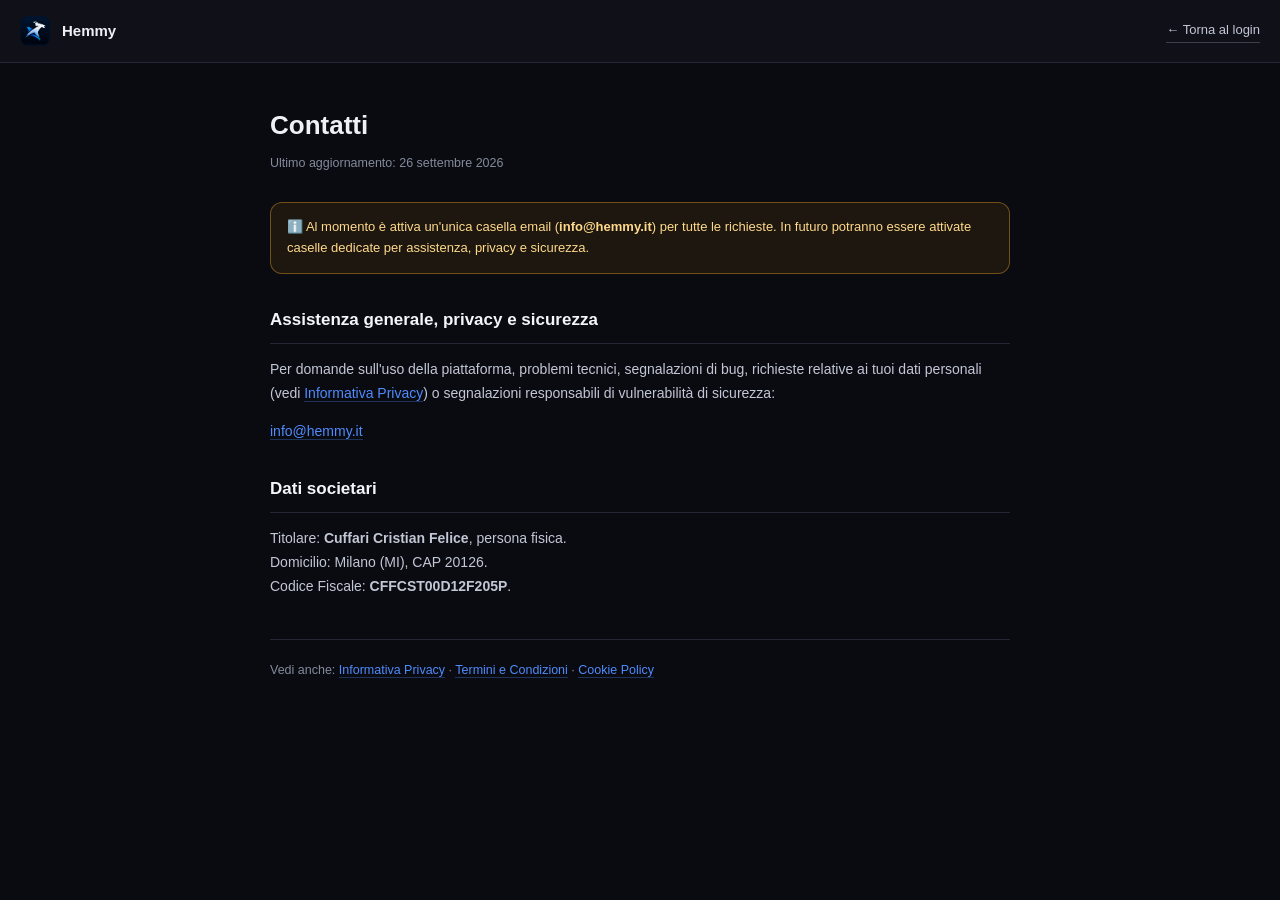
<file: frontend/contatti.html>
<!doctype html>
<html lang="it">

<head>
  <meta charset="utf-8" />
  <meta name="viewport" content="width=device-width, initial-scale=1" />
  <title>Hemmy — Contatti</title>
  <link rel="icon" type="image/png" href="img/hemmy.png">
  <link rel="stylesheet" href="legal.css">
</head>

<body>
  <header class="legal-header">
    <img src="img/hemmy.png" onerror="this.style.display='none'">
    <span class="name">Hemmy</span>
    <span class="grow"></span>
    <a class="back" href="login.html">← Torna al login</a>
  </header>

  <main class="legal-wrap">
    <h1>Contatti</h1>
    <div class="updated">Ultimo aggiornamento: 26 settembre 2026</div>

    <div class="draft-notice">
      ℹ️ Al momento è attiva un'unica casella email (<strong>info@hemmy.it</strong>) per tutte le
      richieste. In futuro potranno essere attivate caselle dedicate per assistenza, privacy e
      sicurezza.
    </div>

    <h2>Assistenza generale, privacy e sicurezza</h2>
    <p>Per domande sull'uso della piattaforma, problemi tecnici, segnalazioni di bug, richieste
      relative ai tuoi dati personali (vedi <a href="privacy.html">Informativa Privacy</a>) o
      segnalazioni responsabili di vulnerabilità di sicurezza:</p>
    <p><a href="mailto:info@hemmy.it">info@hemmy.it</a></p>

    <h2>Dati societari</h2>
    <p>
      Titolare: <strong>Cuffari Cristian Felice</strong>, persona fisica.<br>
      Domicilio: Milano (MI), CAP 20126.<br>
      Codice Fiscale: <strong>CFFCST00D12F205P</strong>.
    </p>

    <div class="legal-foot">
      Vedi anche: <a href="privacy.html">Informativa Privacy</a> · <a href="termini.html">Termini e
      Condizioni</a> · <a href="cookie.html">Cookie Policy</a>
    </div>
  </main>
</body>

</html>
</file>
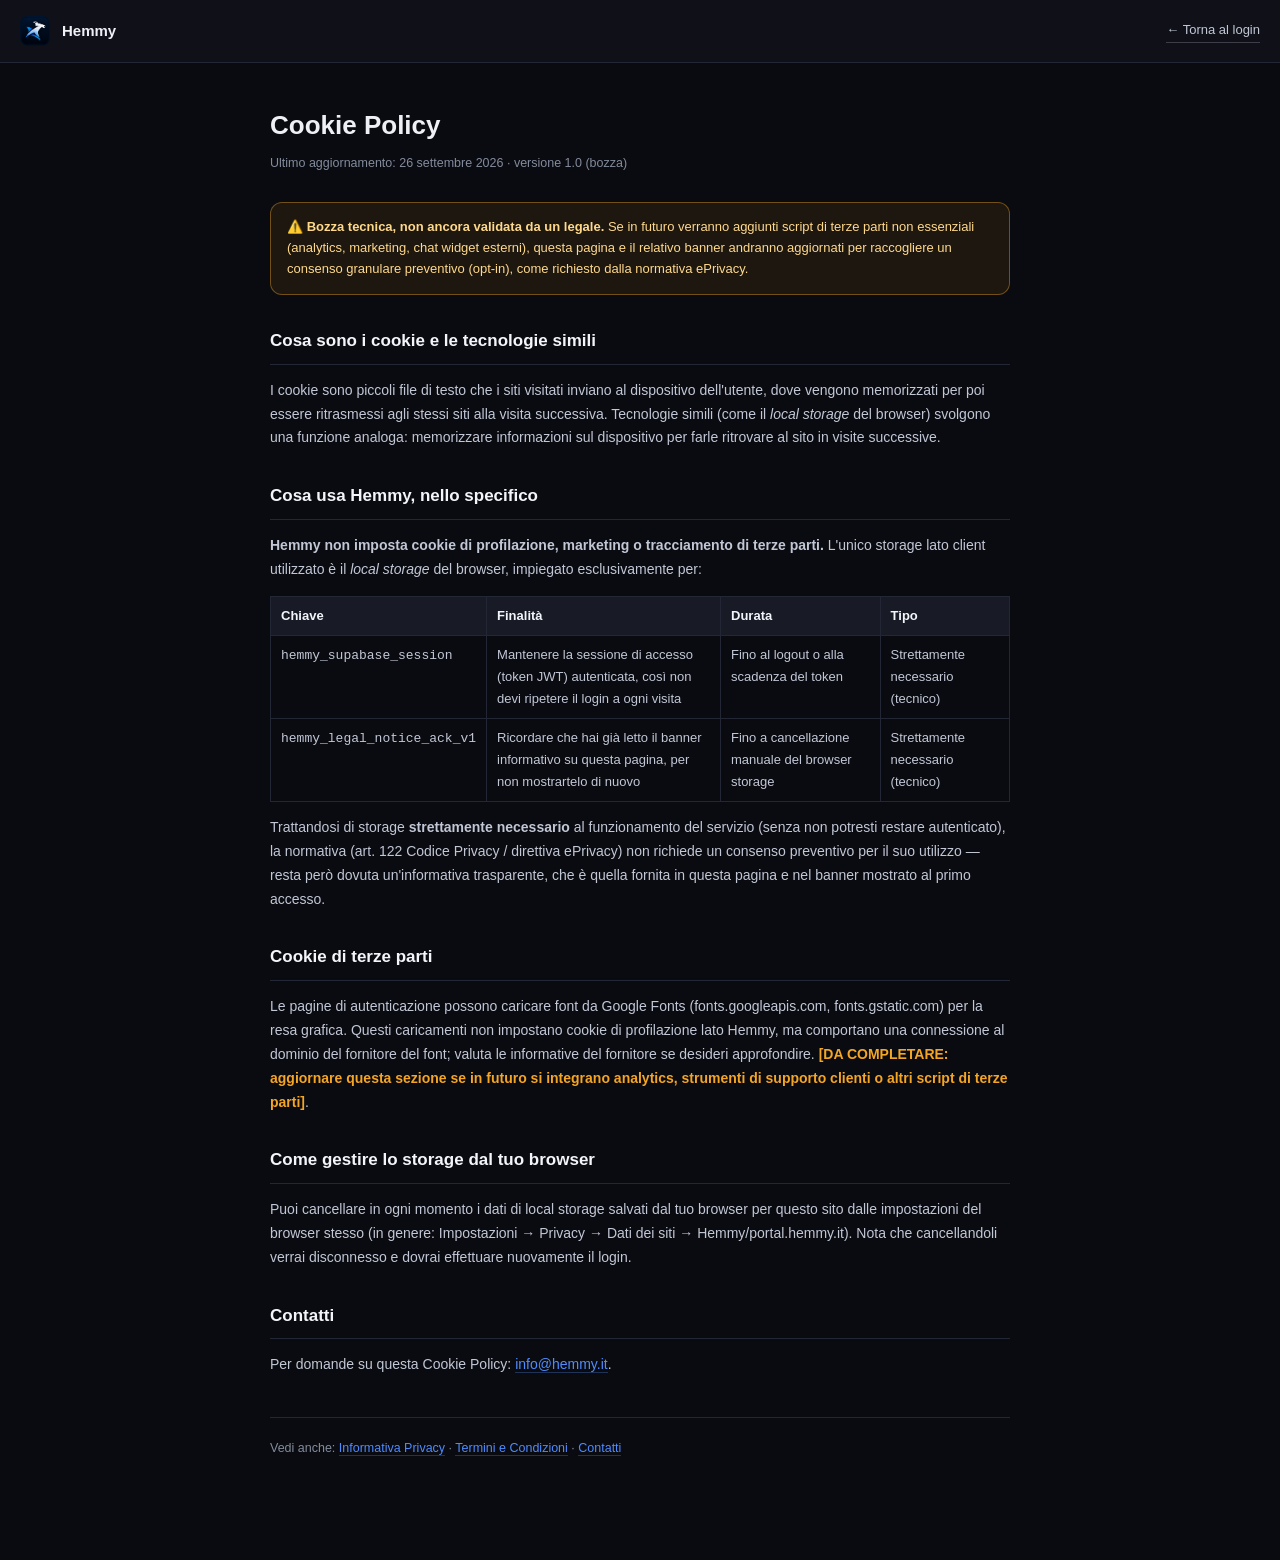
<file: frontend/cookie.html>
<!doctype html>
<html lang="it">

<head>
  <meta charset="utf-8" />
  <meta name="viewport" content="width=device-width, initial-scale=1" />
  <title>Hemmy — Cookie Policy</title>
  <link rel="icon" type="image/png" href="img/hemmy.png">
  <link rel="stylesheet" href="legal.css">
</head>

<body>
  <header class="legal-header">
    <img src="img/hemmy.png" onerror="this.style.display='none'">
    <span class="name">Hemmy</span>
    <span class="grow"></span>
    <a class="back" href="login.html">← Torna al login</a>
  </header>

  <main class="legal-wrap">
    <h1>Cookie Policy</h1>
    <div class="updated">Ultimo aggiornamento: 26 settembre 2026 · versione 1.0 (bozza)</div>

    <div class="draft-notice">
      ⚠️ <strong>Bozza tecnica, non ancora validata da un legale.</strong> Se in futuro verranno
      aggiunti script di terze parti non essenziali (analytics, marketing, chat widget esterni),
      questa pagina e il relativo banner andranno aggiornati per raccogliere un consenso granulare
      preventivo (opt-in), come richiesto dalla normativa ePrivacy.
    </div>

    <h2>Cosa sono i cookie e le tecnologie simili</h2>
    <p>
      I cookie sono piccoli file di testo che i siti visitati inviano al dispositivo dell'utente,
      dove vengono memorizzati per poi essere ritrasmessi agli stessi siti alla visita successiva.
      Tecnologie simili (come il <em>local storage</em> del browser) svolgono una funzione analoga:
      memorizzare informazioni sul dispositivo per farle ritrovare al sito in visite successive.
    </p>

    <h2>Cosa usa Hemmy, nello specifico</h2>
    <p>
      <strong>Hemmy non imposta cookie di profilazione, marketing o tracciamento di terze parti.</strong>
      L'unico storage lato client utilizzato è il <em>local storage</em> del browser, impiegato
      esclusivamente per:
    </p>
    <table>
      <thead><tr><th>Chiave</th><th>Finalità</th><th>Durata</th><th>Tipo</th></tr></thead>
      <tbody>
        <tr>
          <td><code>hemmy_supabase_session</code></td>
          <td>Mantenere la sessione di accesso (token JWT) autenticata, così non devi ripetere il
              login a ogni visita</td>
          <td>Fino al logout o alla scadenza del token</td>
          <td>Strettamente necessario (tecnico)</td>
        </tr>
        <tr>
          <td><code>hemmy_legal_notice_ack_v1</code></td>
          <td>Ricordare che hai già letto il banner informativo su questa pagina, per non
              mostrartelo di nuovo</td>
          <td>Fino a cancellazione manuale del browser storage</td>
          <td>Strettamente necessario (tecnico)</td>
        </tr>
      </tbody>
    </table>
    <p>
      Trattandosi di storage <strong>strettamente necessario</strong> al funzionamento del servizio
      (senza non potresti restare autenticato), la normativa (art. 122 Codice Privacy / direttiva
      ePrivacy) non richiede un consenso preventivo per il suo utilizzo — resta però dovuta
      un'informativa trasparente, che è quella fornita in questa pagina e nel banner mostrato al
      primo accesso.
    </p>

    <h2>Cookie di terze parti</h2>
    <p>
      Le pagine di autenticazione possono caricare font da Google Fonts (fonts.googleapis.com,
      fonts.gstatic.com) per la resa grafica. Questi caricamenti non impostano cookie di
      profilazione lato Hemmy, ma comportano una connessione al dominio del fornitore del font;
      valuta le informative del fornitore se desideri approfondire.
      <span class="placeholder">[DA COMPLETARE: aggiornare questa sezione se in futuro si integrano
      analytics, strumenti di supporto clienti o altri script di terze parti]</span>.
    </p>

    <h2>Come gestire lo storage dal tuo browser</h2>
    <p>
      Puoi cancellare in ogni momento i dati di local storage salvati dal tuo browser per questo
      sito dalle impostazioni del browser stesso (in genere: Impostazioni → Privacy → Dati dei siti
      → Hemmy/portal.hemmy.it). Nota che cancellandoli verrai disconnesso e dovrai effettuare
      nuovamente il login.
    </p>

    <h2>Contatti</h2>
    <p>Per domande su questa Cookie Policy: <a href="mailto:info@hemmy.it">info@hemmy.it</a>.</p>

    <div class="legal-foot">
      Vedi anche: <a href="privacy.html">Informativa Privacy</a> · <a href="termini.html">Termini e
      Condizioni</a> · <a href="contatti.html">Contatti</a>
    </div>
  </main>
</body>

</html>
</file>
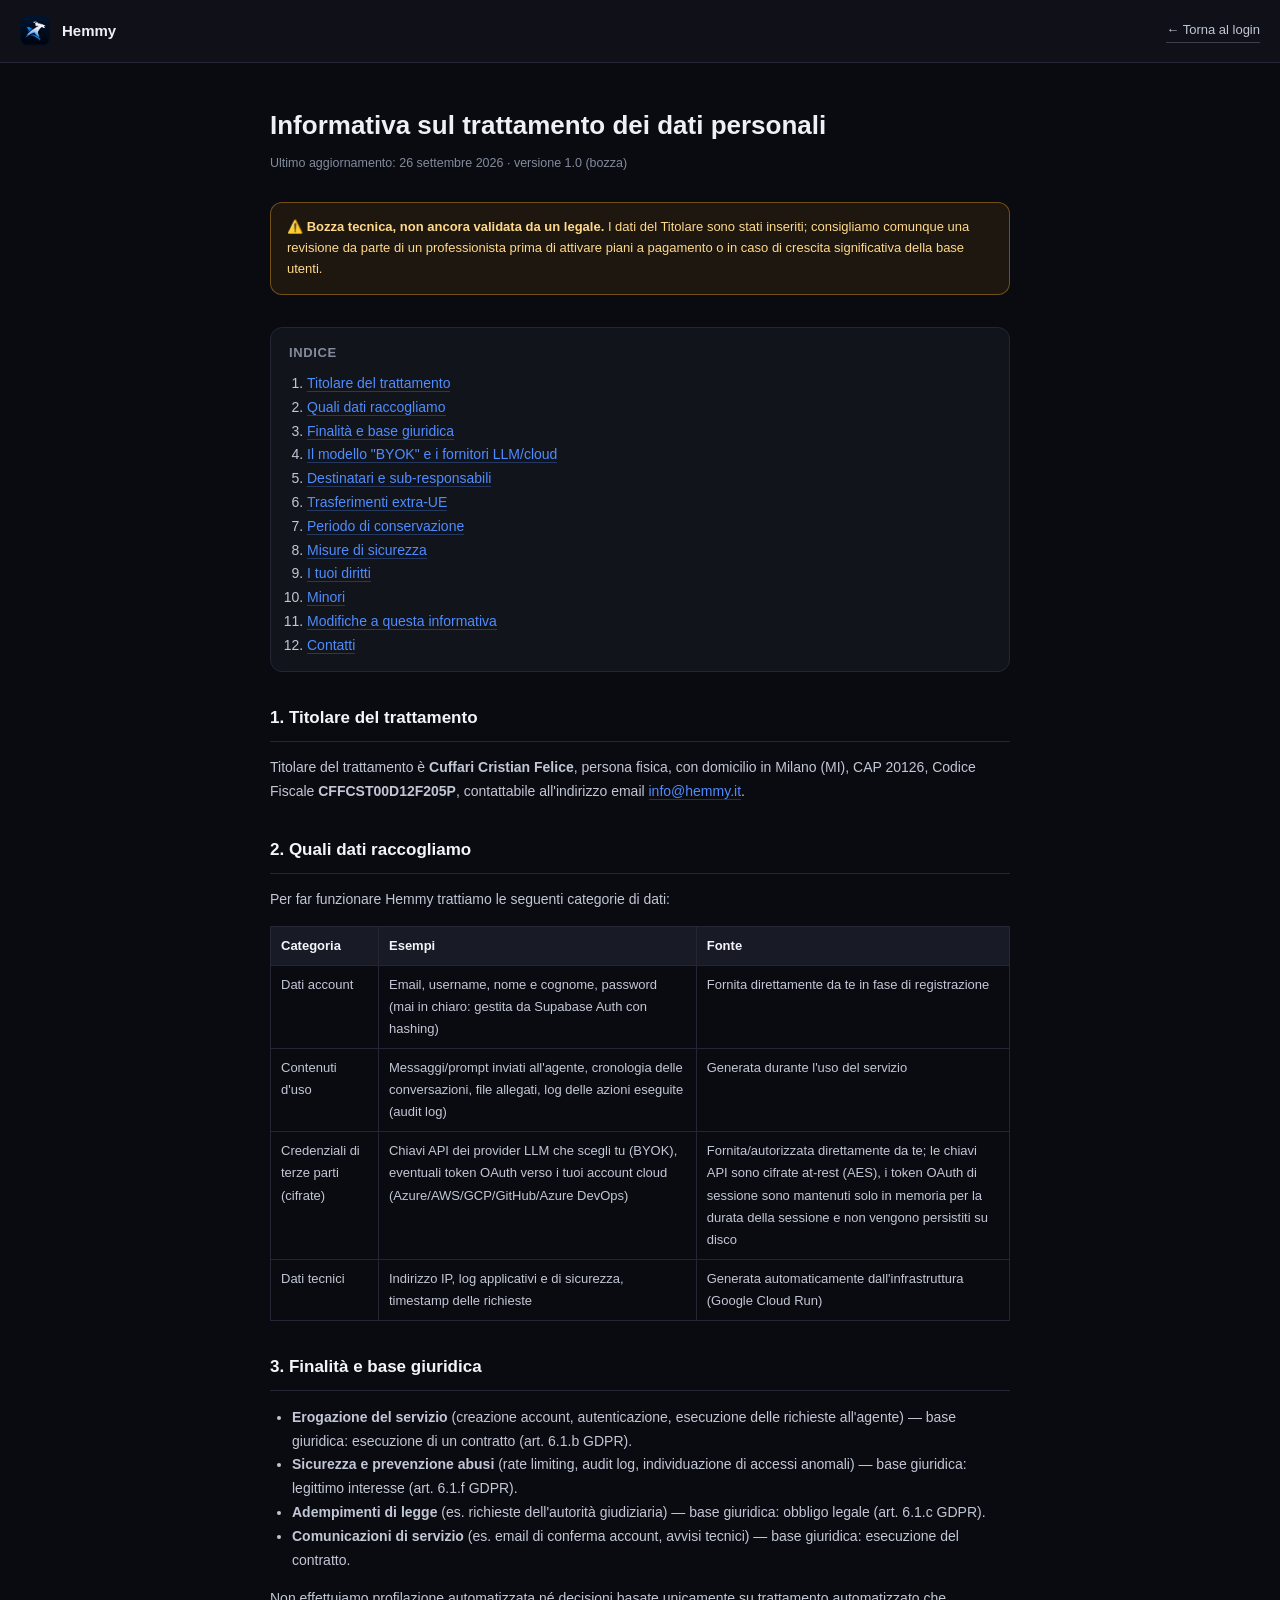
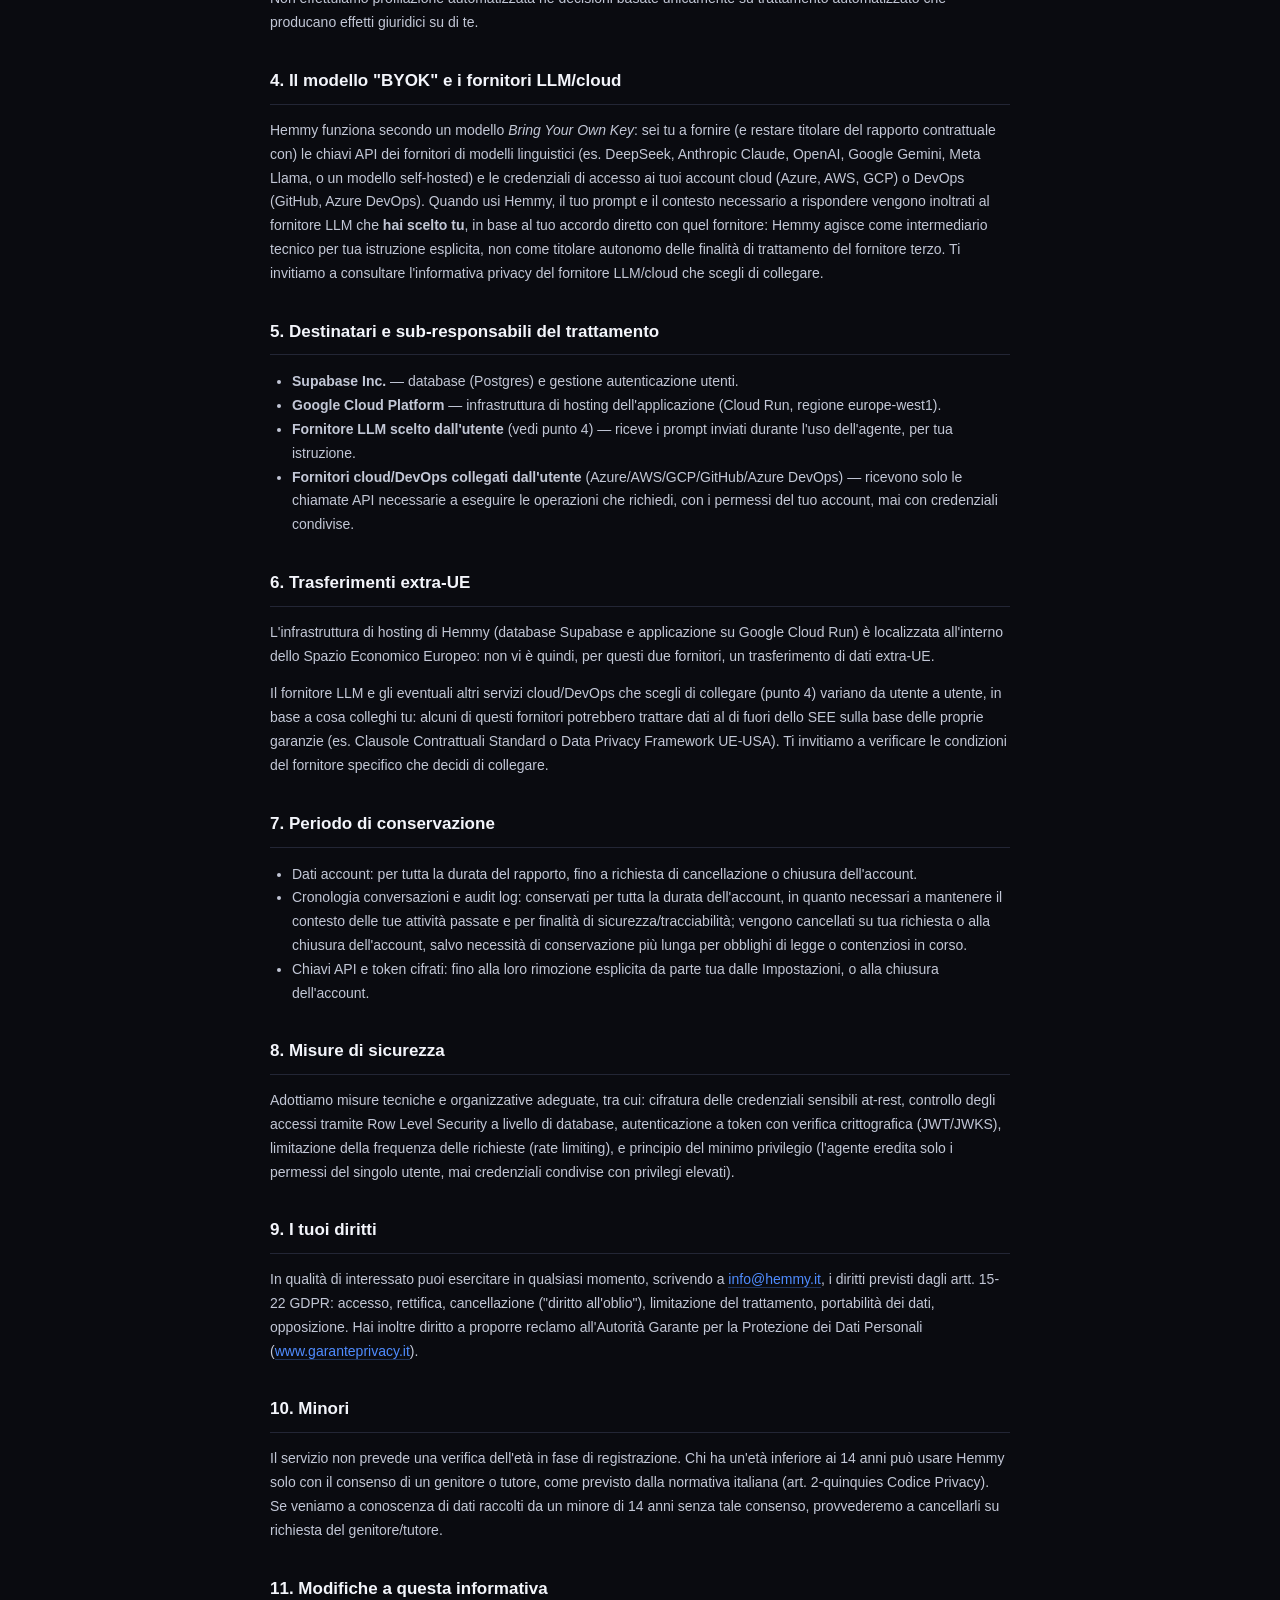
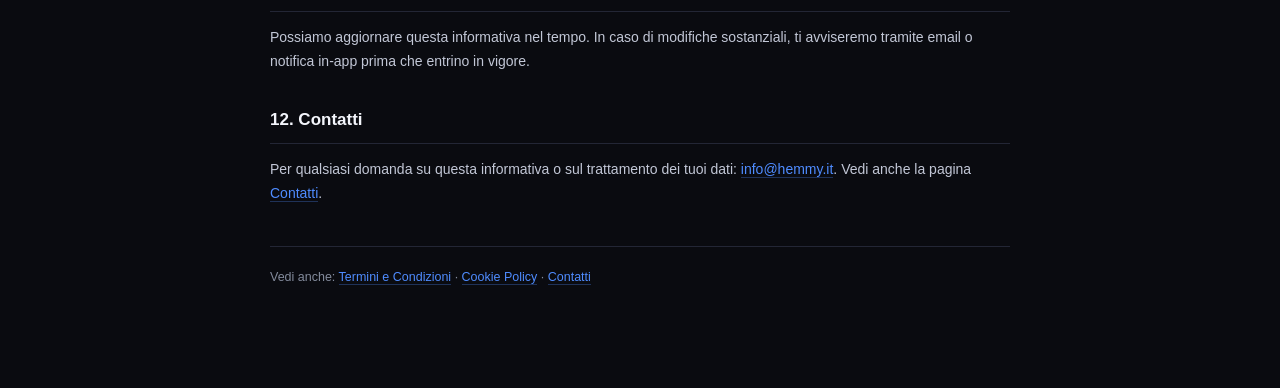
<file: frontend/privacy.html>
<!doctype html>
<html lang="it">

<head>
  <meta charset="utf-8" />
  <meta name="viewport" content="width=device-width, initial-scale=1" />
  <title>Hemmy — Informativa Privacy</title>
  <link rel="icon" type="image/png" href="img/hemmy.png">
  <link rel="stylesheet" href="legal.css">
</head>

<body>
  <header class="legal-header">
    <img src="img/hemmy.png" onerror="this.style.display='none'">
    <span class="name">Hemmy</span>
    <span class="grow"></span>
    <a class="back" href="login.html">← Torna al login</a>
  </header>

  <main class="legal-wrap">
    <h1>Informativa sul trattamento dei dati personali</h1>
    <div class="updated">Ultimo aggiornamento: 26 settembre 2026 · versione 1.0 (bozza)</div>

    <div class="draft-notice">
      ⚠️ <strong>Bozza tecnica, non ancora validata da un legale.</strong> I dati del Titolare sono
      stati inseriti; consigliamo comunque una revisione da parte di un professionista prima di
      attivare piani a pagamento o in caso di crescita significativa della base utenti.
    </div>

    <div class="toc">
      <h2>Indice</h2>
      <ol>
        <li><a href="#titolare">Titolare del trattamento</a></li>
        <li><a href="#dati">Quali dati raccogliamo</a></li>
        <li><a href="#finalita">Finalità e base giuridica</a></li>
        <li><a href="#byok">Il modello "BYOK" e i fornitori LLM/cloud</a></li>
        <li><a href="#destinatari">Destinatari e sub-responsabili</a></li>
        <li><a href="#trasferimenti">Trasferimenti extra-UE</a></li>
        <li><a href="#conservazione">Periodo di conservazione</a></li>
        <li><a href="#sicurezza">Misure di sicurezza</a></li>
        <li><a href="#diritti">I tuoi diritti</a></li>
        <li><a href="#minori">Minori</a></li>
        <li><a href="#modifiche">Modifiche a questa informativa</a></li>
        <li><a href="#contatti">Contatti</a></li>
      </ol>
    </div>

    <h2 id="titolare">1. Titolare del trattamento</h2>
    <p>
      Titolare del trattamento è <strong>Cuffari Cristian Felice</strong>, persona fisica, con
      domicilio in Milano (MI), CAP 20126, Codice Fiscale <strong>CFFCST00D12F205P</strong>,
      contattabile all'indirizzo email <a href="mailto:info@hemmy.it">info@hemmy.it</a>.
    </p>

    <h2 id="dati">2. Quali dati raccogliamo</h2>
    <p>Per far funzionare Hemmy trattiamo le seguenti categorie di dati:</p>
    <table>
      <thead><tr><th>Categoria</th><th>Esempi</th><th>Fonte</th></tr></thead>
      <tbody>
        <tr>
          <td>Dati account</td>
          <td>Email, username, nome e cognome, password (mai in chiaro: gestita da Supabase Auth
              con hashing)</td>
          <td>Fornita direttamente da te in fase di registrazione</td>
        </tr>
        <tr>
          <td>Contenuti d'uso</td>
          <td>Messaggi/prompt inviati all'agente, cronologia delle conversazioni, file allegati,
              log delle azioni eseguite (audit log)</td>
          <td>Generata durante l'uso del servizio</td>
        </tr>
        <tr>
          <td>Credenziali di terze parti (cifrate)</td>
          <td>Chiavi API dei provider LLM che scegli tu (BYOK), eventuali token OAuth verso i tuoi
              account cloud (Azure/AWS/GCP/GitHub/Azure DevOps)</td>
          <td>Fornita/autorizzata direttamente da te; le chiavi API sono cifrate at-rest (AES),
              i token OAuth di sessione sono mantenuti solo in memoria per la durata della sessione
              e non vengono persistiti su disco</td>
        </tr>
        <tr>
          <td>Dati tecnici</td>
          <td>Indirizzo IP, log applicativi e di sicurezza, timestamp delle richieste</td>
          <td>Generata automaticamente dall'infrastruttura (Google Cloud Run)</td>
        </tr>
      </tbody>
    </table>

    <h2 id="finalita">3. Finalità e base giuridica</h2>
    <ul>
      <li><strong>Erogazione del servizio</strong> (creazione account, autenticazione, esecuzione
        delle richieste all'agente) — base giuridica: esecuzione di un contratto (art. 6.1.b GDPR).</li>
      <li><strong>Sicurezza e prevenzione abusi</strong> (rate limiting, audit log, individuazione di
        accessi anomali) — base giuridica: legittimo interesse (art. 6.1.f GDPR).</li>
      <li><strong>Adempimenti di legge</strong> (es. richieste dell'autorità giudiziaria) — base
        giuridica: obbligo legale (art. 6.1.c GDPR).</li>
      <li><strong>Comunicazioni di servizio</strong> (es. email di conferma account, avvisi tecnici) —
        base giuridica: esecuzione del contratto.</li>
    </ul>
    <p>Non effettuiamo profilazione automatizzata né decisioni basate unicamente su trattamento
      automatizzato che producano effetti giuridici su di te.</p>

    <h2 id="byok">4. Il modello "BYOK" e i fornitori LLM/cloud</h2>
    <p>
      Hemmy funziona secondo un modello <em>Bring Your Own Key</em>: sei tu a fornire (e restare
      titolare del rapporto contrattuale con) le chiavi API dei fornitori di modelli linguistici
      (es. DeepSeek, Anthropic Claude, OpenAI, Google Gemini, Meta Llama, o un modello self-hosted)
      e le credenziali di accesso ai tuoi account cloud (Azure, AWS, GCP) o DevOps (GitHub, Azure
      DevOps). Quando usi Hemmy, il tuo prompt e il contesto necessario a rispondere vengono
      inoltrati al fornitore LLM che <strong>hai scelto tu</strong>, in base al tuo accordo diretto
      con quel fornitore: Hemmy agisce come intermediario tecnico per tua istruzione esplicita, non
      come titolare autonomo delle finalità di trattamento del fornitore terzo. Ti invitiamo a
      consultare l'informativa privacy del fornitore LLM/cloud che scegli di collegare.
    </p>

    <h2 id="destinatari">5. Destinatari e sub-responsabili del trattamento</h2>
    <ul>
      <li><strong>Supabase Inc.</strong> — database (Postgres) e gestione autenticazione utenti.</li>
      <li><strong>Google Cloud Platform</strong> — infrastruttura di hosting dell'applicazione
        (Cloud Run, regione europe-west1).</li>
      <li><strong>Fornitore LLM scelto dall'utente</strong> (vedi punto 4) — riceve i prompt inviati
        durante l'uso dell'agente, per tua istruzione.</li>
      <li><strong>Fornitori cloud/DevOps collegati dall'utente</strong> (Azure/AWS/GCP/GitHub/Azure
        DevOps) — ricevono solo le chiamate API necessarie a eseguire le operazioni che richiedi,
        con i permessi del tuo account, mai con credenziali condivise.</li>
    </ul>

    <h2 id="trasferimenti">6. Trasferimenti extra-UE</h2>
    <p>
      L'infrastruttura di hosting di Hemmy (database Supabase e applicazione su Google Cloud Run) è
      localizzata all'interno dello Spazio Economico Europeo: non vi è quindi, per questi due
      fornitori, un trasferimento di dati extra-UE.
    </p>
    <p>
      Il fornitore LLM e gli eventuali altri servizi cloud/DevOps che scegli di collegare (punto 4)
      variano da utente a utente, in base a cosa colleghi tu: alcuni di questi fornitori potrebbero
      trattare dati al di fuori dello SEE sulla base delle proprie garanzie (es. Clausole
      Contrattuali Standard o Data Privacy Framework UE-USA). Ti invitiamo a verificare le condizioni
      del fornitore specifico che decidi di collegare.
    </p>

    <h2 id="conservazione">7. Periodo di conservazione</h2>
    <ul>
      <li>Dati account: per tutta la durata del rapporto, fino a richiesta di cancellazione o
        chiusura dell'account.</li>
      <li>Cronologia conversazioni e audit log: conservati per tutta la durata dell'account, in
        quanto necessari a mantenere il contesto delle tue attività passate e per finalità di
        sicurezza/tracciabilità; vengono cancellati su tua richiesta o alla chiusura dell'account,
        salvo necessità di conservazione più lunga per obblighi di legge o contenziosi in corso.</li>
      <li>Chiavi API e token cifrati: fino alla loro rimozione esplicita da parte tua dalle
        Impostazioni, o alla chiusura dell'account.</li>
    </ul>

    <h2 id="sicurezza">8. Misure di sicurezza</h2>
    <p>
      Adottiamo misure tecniche e organizzative adeguate, tra cui: cifratura delle credenziali
      sensibili at-rest, controllo degli accessi tramite Row Level Security a livello di database,
      autenticazione a token con verifica crittografica (JWT/JWKS), limitazione della frequenza delle
      richieste (rate limiting), e principio del minimo privilegio (l'agente eredita solo i permessi
      del singolo utente, mai credenziali condivise con privilegi elevati).
    </p>

    <h2 id="diritti">9. I tuoi diritti</h2>
    <p>In qualità di interessato puoi esercitare in qualsiasi momento, scrivendo a
      <a href="mailto:info@hemmy.it">info@hemmy.it</a>, i diritti previsti dagli artt. 15-22
      GDPR: accesso, rettifica, cancellazione ("diritto all'oblio"), limitazione del trattamento,
      portabilità dei dati, opposizione. Hai inoltre diritto a proporre reclamo all'Autorità Garante
      per la Protezione dei Dati Personali (<a href="https://www.garanteprivacy.it" target="_blank"
        rel="noopener">www.garanteprivacy.it</a>).</p>

    <h2 id="minori">10. Minori</h2>
    <p>Il servizio non prevede una verifica dell'età in fase di registrazione. Chi ha un'età
      inferiore ai 14 anni può usare Hemmy solo con il consenso di un genitore o tutore, come
      previsto dalla normativa italiana (art. 2-quinquies Codice Privacy). Se veniamo a conoscenza
      di dati raccolti da un minore di 14 anni senza tale consenso, provvederemo a cancellarli su
      richiesta del genitore/tutore.</p>

    <h2 id="modifiche">11. Modifiche a questa informativa</h2>
    <p>Possiamo aggiornare questa informativa nel tempo. In caso di modifiche sostanziali, ti
      avviseremo tramite email o notifica in-app prima che entrino in vigore.</p>

    <h2 id="contatti">12. Contatti</h2>
    <p>Per qualsiasi domanda su questa informativa o sul trattamento dei tuoi dati:
      <a href="mailto:info@hemmy.it">info@hemmy.it</a>. Vedi anche la pagina
      <a href="contatti.html">Contatti</a>.</p>

    <div class="legal-foot">
      Vedi anche: <a href="termini.html">Termini e Condizioni</a> · <a href="cookie.html">Cookie
      Policy</a> · <a href="contatti.html">Contatti</a>
    </div>
  </main>
</body>

</html>
</file>
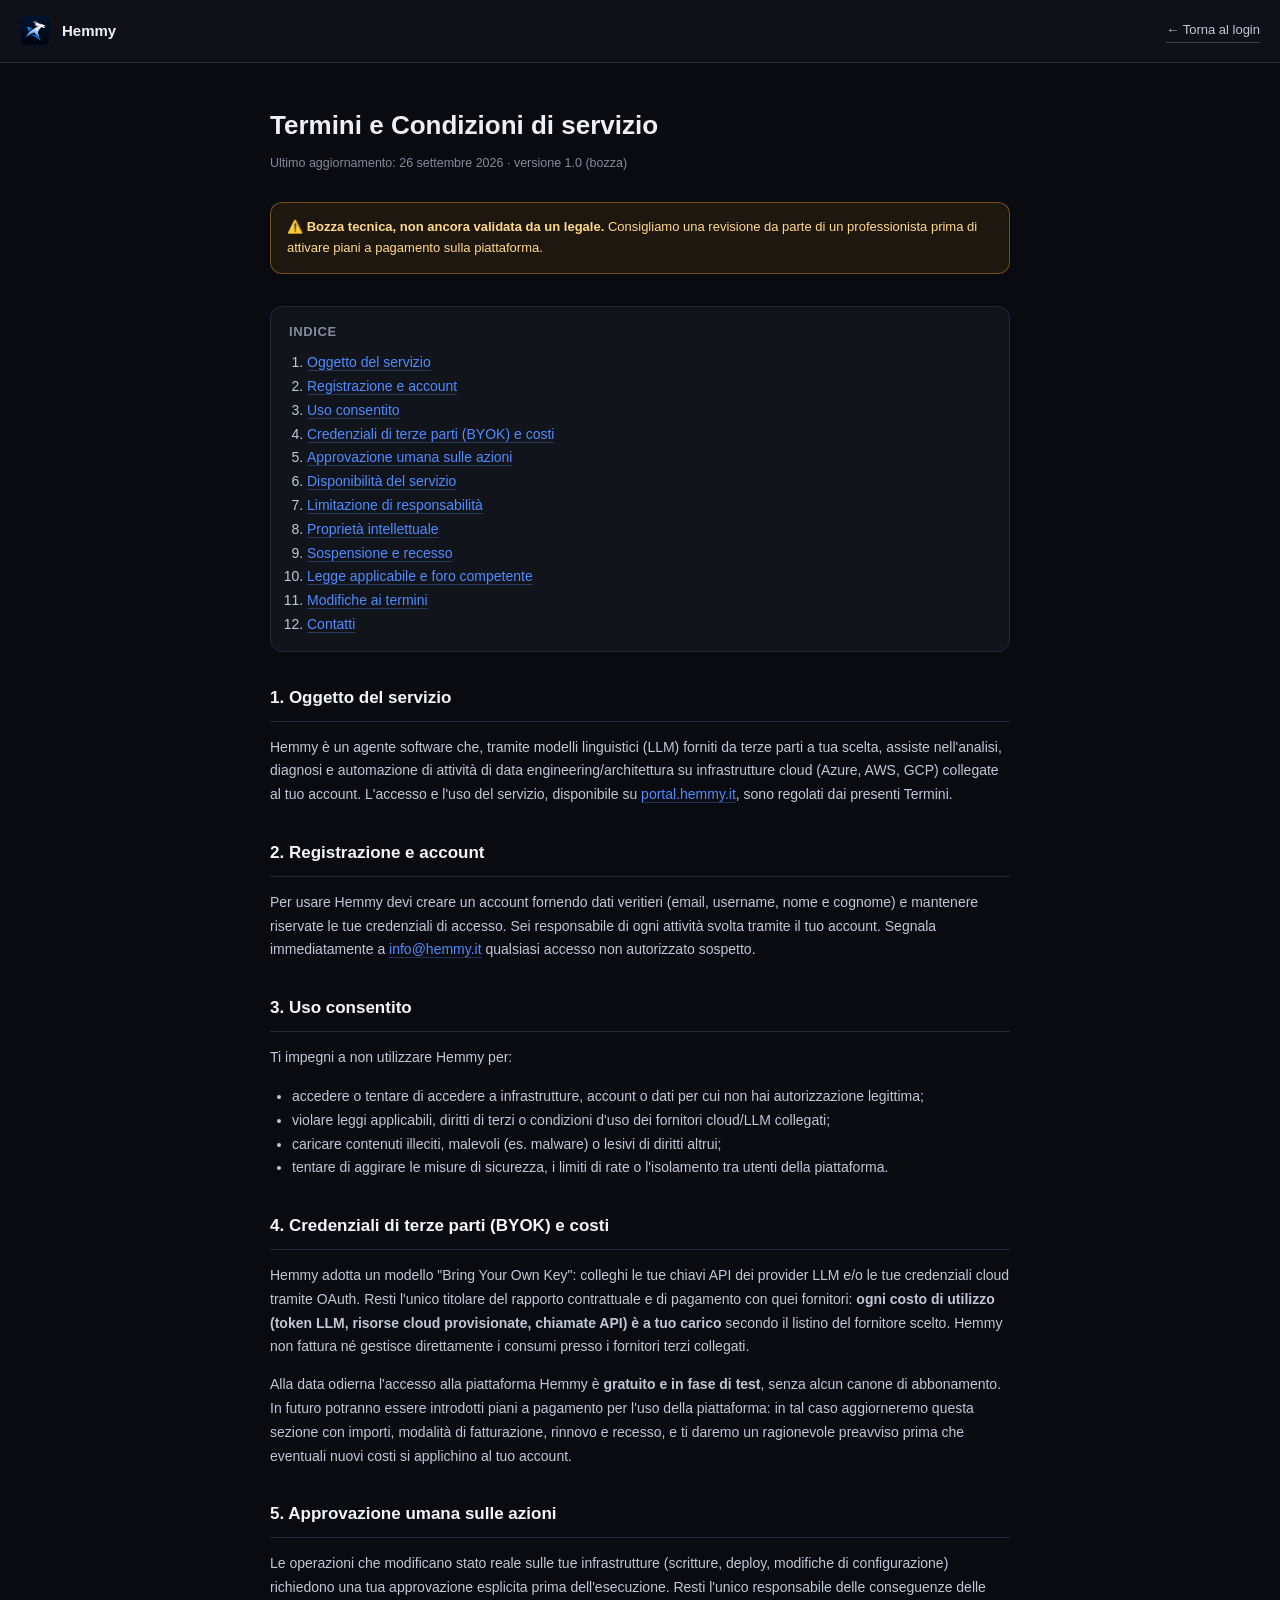
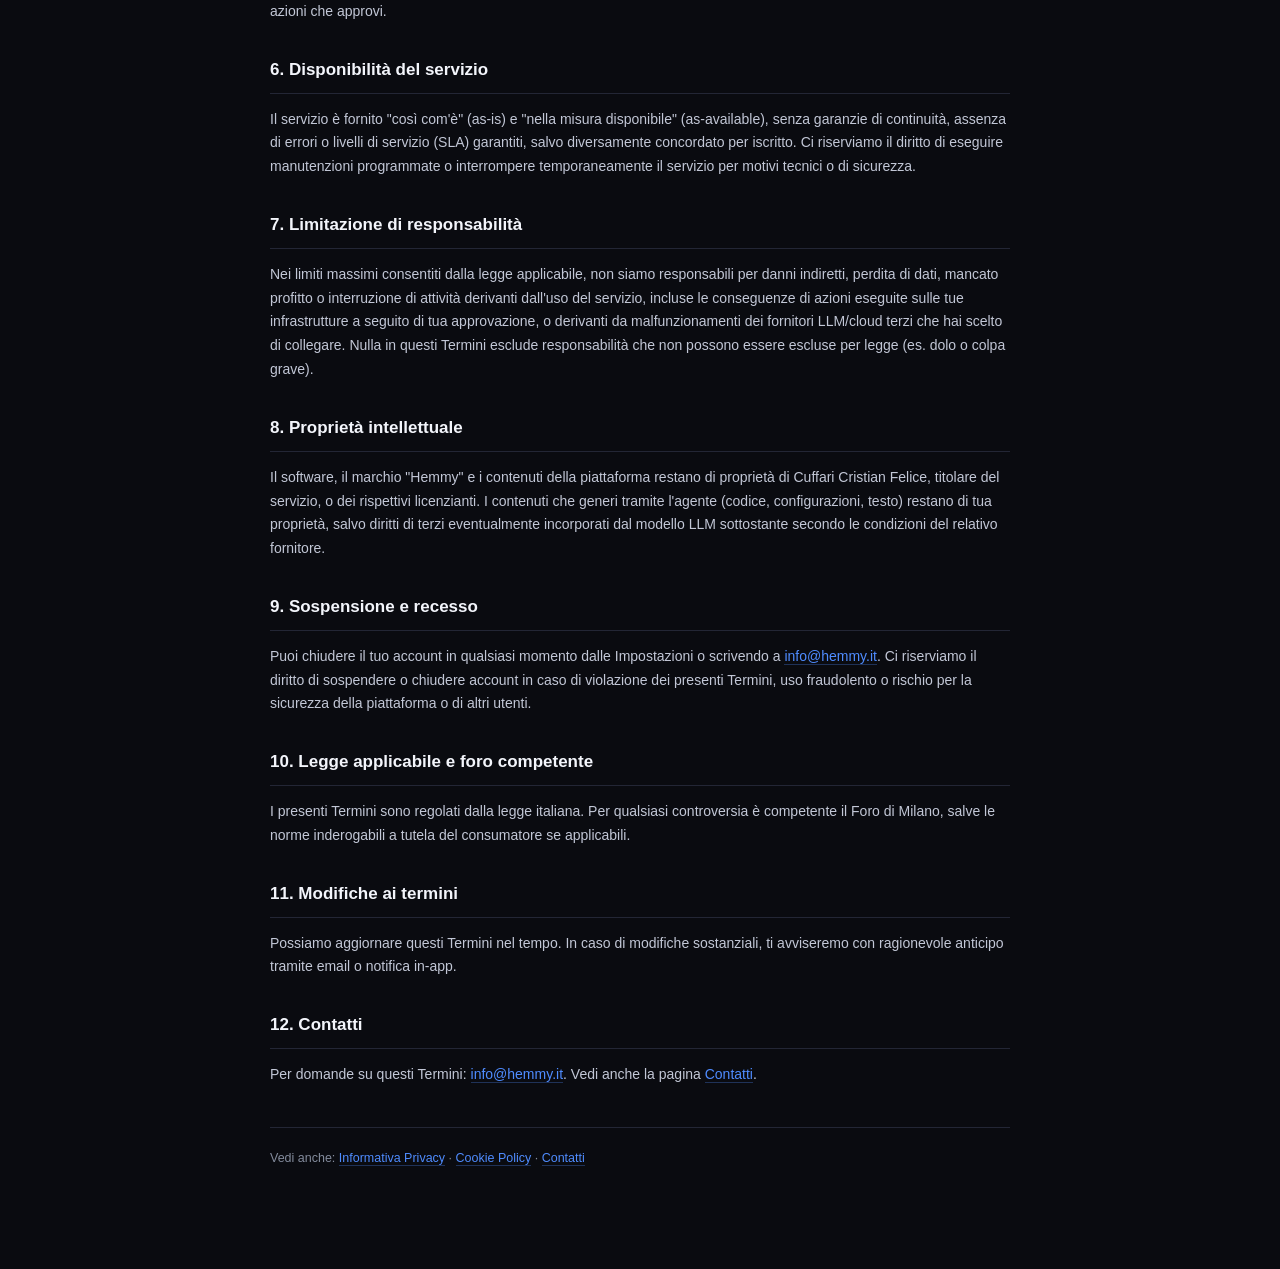
<file: frontend/termini.html>
<!doctype html>
<html lang="it">

<head>
  <meta charset="utf-8" />
  <meta name="viewport" content="width=device-width, initial-scale=1" />
  <title>Hemmy — Termini e Condizioni</title>
  <link rel="icon" type="image/png" href="img/hemmy.png">
  <link rel="stylesheet" href="legal.css">
</head>

<body>
  <header class="legal-header">
    <img src="img/hemmy.png" onerror="this.style.display='none'">
    <span class="name">Hemmy</span>
    <span class="grow"></span>
    <a class="back" href="login.html">← Torna al login</a>
  </header>

  <main class="legal-wrap">
    <h1>Termini e Condizioni di servizio</h1>
    <div class="updated">Ultimo aggiornamento: 26 settembre 2026 · versione 1.0 (bozza)</div>

    <div class="draft-notice">
      ⚠️ <strong>Bozza tecnica, non ancora validata da un legale.</strong> Consigliamo una revisione
      da parte di un professionista prima di attivare piani a pagamento sulla piattaforma.
    </div>

    <div class="toc">
      <h2>Indice</h2>
      <ol>
        <li><a href="#oggetto">Oggetto del servizio</a></li>
        <li><a href="#account">Registrazione e account</a></li>
        <li><a href="#uso">Uso consentito</a></li>
        <li><a href="#byok">Credenziali di terze parti (BYOK) e costi</a></li>
        <li><a href="#approvazione">Approvazione umana sulle azioni</a></li>
        <li><a href="#disponibilita">Disponibilità del servizio</a></li>
        <li><a href="#responsabilita">Limitazione di responsabilità</a></li>
        <li><a href="#proprieta">Proprietà intellettuale</a></li>
        <li><a href="#recesso">Sospensione e recesso</a></li>
        <li><a href="#legge">Legge applicabile e foro competente</a></li>
        <li><a href="#modifiche">Modifiche ai termini</a></li>
        <li><a href="#contatti">Contatti</a></li>
      </ol>
    </div>

    <h2 id="oggetto">1. Oggetto del servizio</h2>
    <p>
      Hemmy è un agente software che, tramite modelli linguistici (LLM) forniti da terze parti a tua
      scelta, assiste nell'analisi, diagnosi e automazione di attività di data engineering/architettura
      su infrastrutture cloud (Azure, AWS, GCP) collegate al tuo account. L'accesso e l'uso del
      servizio, disponibile su <a href="https://portal.hemmy.it">portal.hemmy.it</a>, sono regolati
      dai presenti Termini.
    </p>

    <h2 id="account">2. Registrazione e account</h2>
    <p>
      Per usare Hemmy devi creare un account fornendo dati veritieri (email, username, nome e
      cognome) e mantenere riservate le tue credenziali di accesso. Sei responsabile di ogni
      attività svolta tramite il tuo account. Segnala immediatamente a
      <a href="mailto:info@hemmy.it">info@hemmy.it</a> qualsiasi accesso non autorizzato
      sospetto.
    </p>

    <h2 id="uso">3. Uso consentito</h2>
    <p>Ti impegni a non utilizzare Hemmy per:</p>
    <ul>
      <li>accedere o tentare di accedere a infrastrutture, account o dati per cui non hai
        autorizzazione legittima;</li>
      <li>violare leggi applicabili, diritti di terzi o condizioni d'uso dei fornitori cloud/LLM
        collegati;</li>
      <li>caricare contenuti illeciti, malevoli (es. malware) o lesivi di diritti altrui;</li>
      <li>tentare di aggirare le misure di sicurezza, i limiti di rate o l'isolamento tra utenti
        della piattaforma.</li>
    </ul>

    <h2 id="byok">4. Credenziali di terze parti (BYOK) e costi</h2>
    <p>
      Hemmy adotta un modello "Bring Your Own Key": colleghi le tue chiavi API dei provider LLM e/o
      le tue credenziali cloud tramite OAuth. Resti l'unico titolare del rapporto contrattuale e di
      pagamento con quei fornitori: <strong>ogni costo di utilizzo (token LLM, risorse cloud
      provisionate, chiamate API) è a tuo carico</strong> secondo il listino del fornitore scelto.
      Hemmy non fattura né gestisce direttamente i consumi presso i fornitori terzi collegati.
    </p>
    <p>
      Alla data odierna l'accesso alla piattaforma Hemmy è <strong>gratuito e in fase di test</strong>,
      senza alcun canone di abbonamento. In futuro potranno essere introdotti piani a pagamento per
      l'uso della piattaforma: in tal caso aggiorneremo questa sezione con importi, modalità di
      fatturazione, rinnovo e recesso, e ti daremo un ragionevole preavviso prima che eventuali nuovi
      costi si applichino al tuo account.
    </p>

    <h2 id="approvazione">5. Approvazione umana sulle azioni</h2>
    <p>
      Le operazioni che modificano stato reale sulle tue infrastrutture (scritture, deploy,
      modifiche di configurazione) richiedono una tua approvazione esplicita prima dell'esecuzione.
      Resti l'unico responsabile delle conseguenze delle azioni che approvi.
    </p>

    <h2 id="disponibilita">6. Disponibilità del servizio</h2>
    <p>
      Il servizio è fornito "così com'è" (as-is) e "nella misura disponibile" (as-available), senza
      garanzie di continuità, assenza di errori o livelli di servizio (SLA) garantiti, salvo
      diversamente concordato per iscritto. Ci riserviamo il diritto di eseguire manutenzioni
      programmate o interrompere temporaneamente il servizio per motivi tecnici o di sicurezza.
    </p>

    <h2 id="responsabilita">7. Limitazione di responsabilità</h2>
    <p>
      Nei limiti massimi consentiti dalla legge applicabile, non siamo responsabili per danni
      indiretti, perdita di dati, mancato profitto o interruzione di attività derivanti dall'uso del
      servizio, incluse le conseguenze di azioni eseguite sulle tue infrastrutture a seguito di tua
      approvazione, o derivanti da malfunzionamenti dei fornitori LLM/cloud terzi che hai scelto di
      collegare. Nulla in questi Termini esclude responsabilità che non possono essere escluse per
      legge (es. dolo o colpa grave).
    </p>

    <h2 id="proprieta">8. Proprietà intellettuale</h2>
    <p>
      Il software, il marchio "Hemmy" e i contenuti della piattaforma restano di proprietà di
      Cuffari Cristian Felice, titolare del servizio, o dei rispettivi licenzianti. I contenuti che
      generi tramite l'agente
      (codice, configurazioni, testo) restano di tua proprietà, salvo diritti di terzi eventualmente
      incorporati dal modello LLM sottostante secondo le condizioni del relativo fornitore.
    </p>

    <h2 id="recesso">9. Sospensione e recesso</h2>
    <p>
      Puoi chiudere il tuo account in qualsiasi momento dalle Impostazioni o scrivendo a
      <a href="mailto:info@hemmy.it">info@hemmy.it</a>. Ci riserviamo il diritto di sospendere
      o chiudere account in caso di violazione dei presenti Termini, uso fraudolento o rischio per la
      sicurezza della piattaforma o di altri utenti.
    </p>

    <h2 id="legge">10. Legge applicabile e foro competente</h2>
    <p>
      I presenti Termini sono regolati dalla legge italiana. Per qualsiasi controversia è competente
      il Foro di Milano, salve le norme inderogabili a tutela del consumatore se applicabili.
    </p>

    <h2 id="modifiche">11. Modifiche ai termini</h2>
    <p>
      Possiamo aggiornare questi Termini nel tempo. In caso di modifiche sostanziali, ti avviseremo
      con ragionevole anticipo tramite email o notifica in-app.
    </p>

    <h2 id="contatti">12. Contatti</h2>
    <p>Per domande su questi Termini: <a href="mailto:info@hemmy.it">info@hemmy.it</a>. Vedi
      anche la pagina <a href="contatti.html">Contatti</a>.</p>

    <div class="legal-foot">
      Vedi anche: <a href="privacy.html">Informativa Privacy</a> · <a href="cookie.html">Cookie
      Policy</a> · <a href="contatti.html">Contatti</a>
    </div>
  </main>
</body>

</html>
</file>
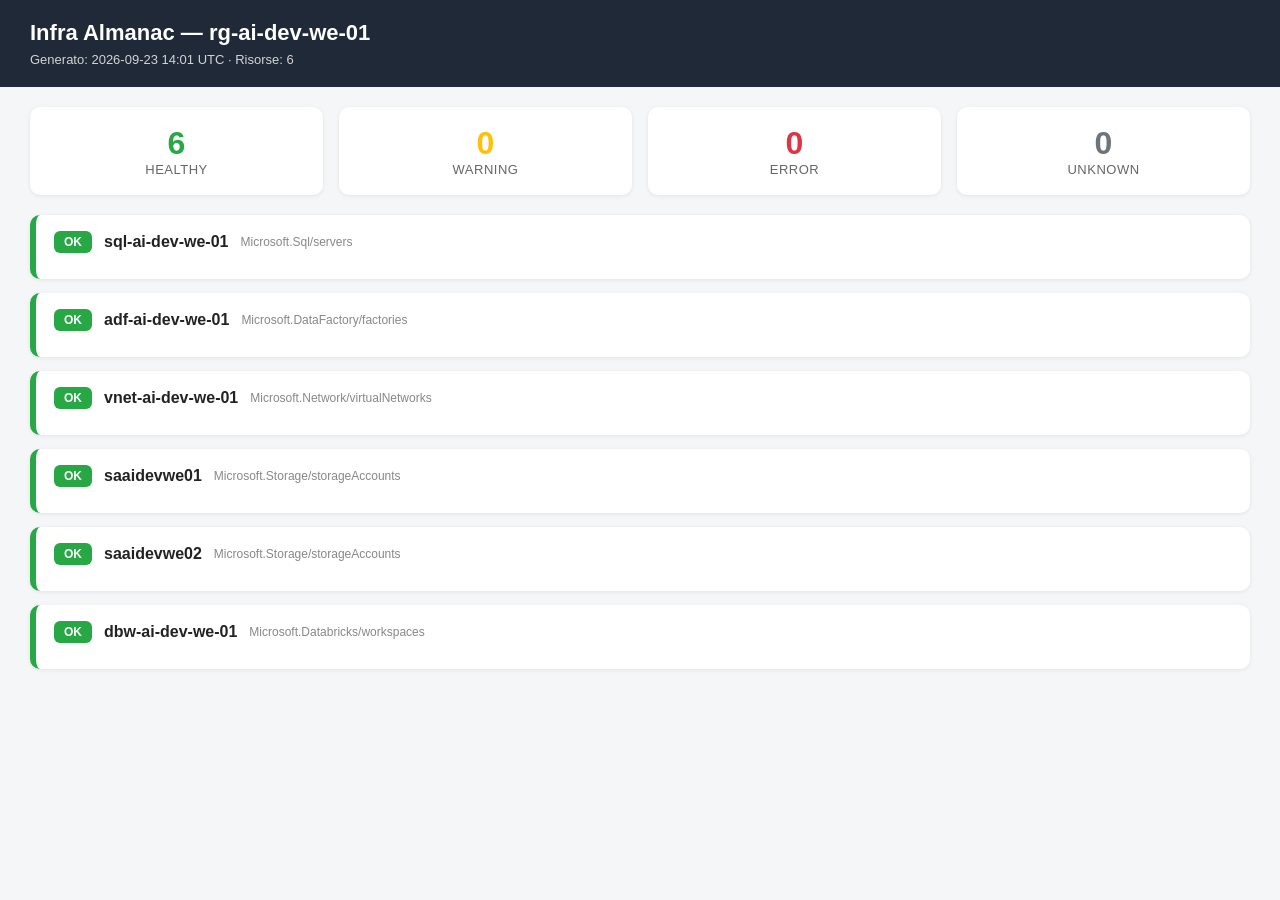
<file: docs/dashboards/dashboard-rg-ai-dev-we-01-20260923-140117.html>
<!DOCTYPE html>
<html lang="it">
<head>
<meta charset="utf-8">
<title>Infra Almanac - rg-ai-dev-we-01</title>
<style>
  body { font-family: -apple-system, Segoe UI, Roboto, sans-serif; margin:0; background:#f4f6f8; color:#222; }
  header { background:#1f2937; color:#fff; padding:20px 30px; }
  header h1 { margin:0 0 6px 0; font-size:22px; }
  header .meta { font-size:13px; opacity:.8; }
  .summary { display:flex; gap:16px; padding:20px 30px; }
  .kpi { flex:1; background:#fff; border-radius:10px; padding:18px; box-shadow:0 1px 4px rgba(0,0,0,.08); text-align:center; }
  .kpi .num { font-size:32px; font-weight:700; }
  .kpi .lbl { font-size:13px; color:#666; text-transform:uppercase; letter-spacing:.5px; }
  .cards { padding:0 30px 40px 30px; display:grid; gap:14px; }
  .card { background:#fff; border-radius:10px; padding:16px 18px; box-shadow:0 1px 4px rgba(0,0,0,.08); }
  .card-head { display:flex; align-items:center; gap:12px; }
  .badge { color:#fff; font-weight:700; font-size:12px; padding:4px 10px; border-radius:6px; }
  .rname { font-weight:600; font-size:16px; }
  .rtype { color:#888; font-size:12px; }
  .metrics { margin-top:10px; display:flex; flex-wrap:wrap; gap:14px; font-size:13px; color:#444; }
  .metric { background:#f1f5f9; padding:4px 10px; border-radius:6px; }
  .issues { margin:10px 0 0 0; padding-left:20px; color:#b91c1c; font-size:13px; }
  .section { padding:0 30px 40px 30px; }
  .section h2 { font-size:18px; }
</style>
</head>
<body>
<header>
  <h1>Infra Almanac &mdash; rg-ai-dev-we-01</h1>
  <div class="meta">Generato: 2026-09-23 14:01 UTC &middot; Risorse: 6</div>
</header>
<div class="summary">
  <div class="kpi"><div class="num" style="color:#28a745">6</div><div class="lbl">Healthy</div></div>
  <div class="kpi"><div class="num" style="color:#ffc107">0</div><div class="lbl">Warning</div></div>
  <div class="kpi"><div class="num" style="color:#dc3545">0</div><div class="lbl">Error</div></div>
  <div class="kpi"><div class="num" style="color:#6c757d">0</div><div class="lbl">Unknown</div></div>
</div>
<div class="cards">
  <div class="card" style="border-left:6px solid #28a745;">
    <div class="card-head">
      <span class="badge" style="background:#28a745;">OK</span>
      <span class="rname">sql-ai-dev-we-01</span>
      <span class="rtype">Microsoft.Sql/servers</span>
    </div>
    <div class="metrics"></div>
    
  </div>
  <div class="card" style="border-left:6px solid #28a745;">
    <div class="card-head">
      <span class="badge" style="background:#28a745;">OK</span>
      <span class="rname">adf-ai-dev-we-01</span>
      <span class="rtype">Microsoft.DataFactory/factories</span>
    </div>
    <div class="metrics"></div>
    
  </div>
  <div class="card" style="border-left:6px solid #28a745;">
    <div class="card-head">
      <span class="badge" style="background:#28a745;">OK</span>
      <span class="rname">vnet-ai-dev-we-01</span>
      <span class="rtype">Microsoft.Network/virtualNetworks</span>
    </div>
    <div class="metrics"></div>
    
  </div>
  <div class="card" style="border-left:6px solid #28a745;">
    <div class="card-head">
      <span class="badge" style="background:#28a745;">OK</span>
      <span class="rname">saaidevwe01</span>
      <span class="rtype">Microsoft.Storage/storageAccounts</span>
    </div>
    <div class="metrics"></div>
    
  </div>
  <div class="card" style="border-left:6px solid #28a745;">
    <div class="card-head">
      <span class="badge" style="background:#28a745;">OK</span>
      <span class="rname">saaidevwe02</span>
      <span class="rtype">Microsoft.Storage/storageAccounts</span>
    </div>
    <div class="metrics"></div>
    
  </div>
  <div class="card" style="border-left:6px solid #28a745;">
    <div class="card-head">
      <span class="badge" style="background:#28a745;">OK</span>
      <span class="rname">dbw-ai-dev-we-01</span>
      <span class="rtype">Microsoft.Databricks/workspaces</span>
    </div>
    <div class="metrics"></div>
    
  </div></div>

</body>
</html>
</file>
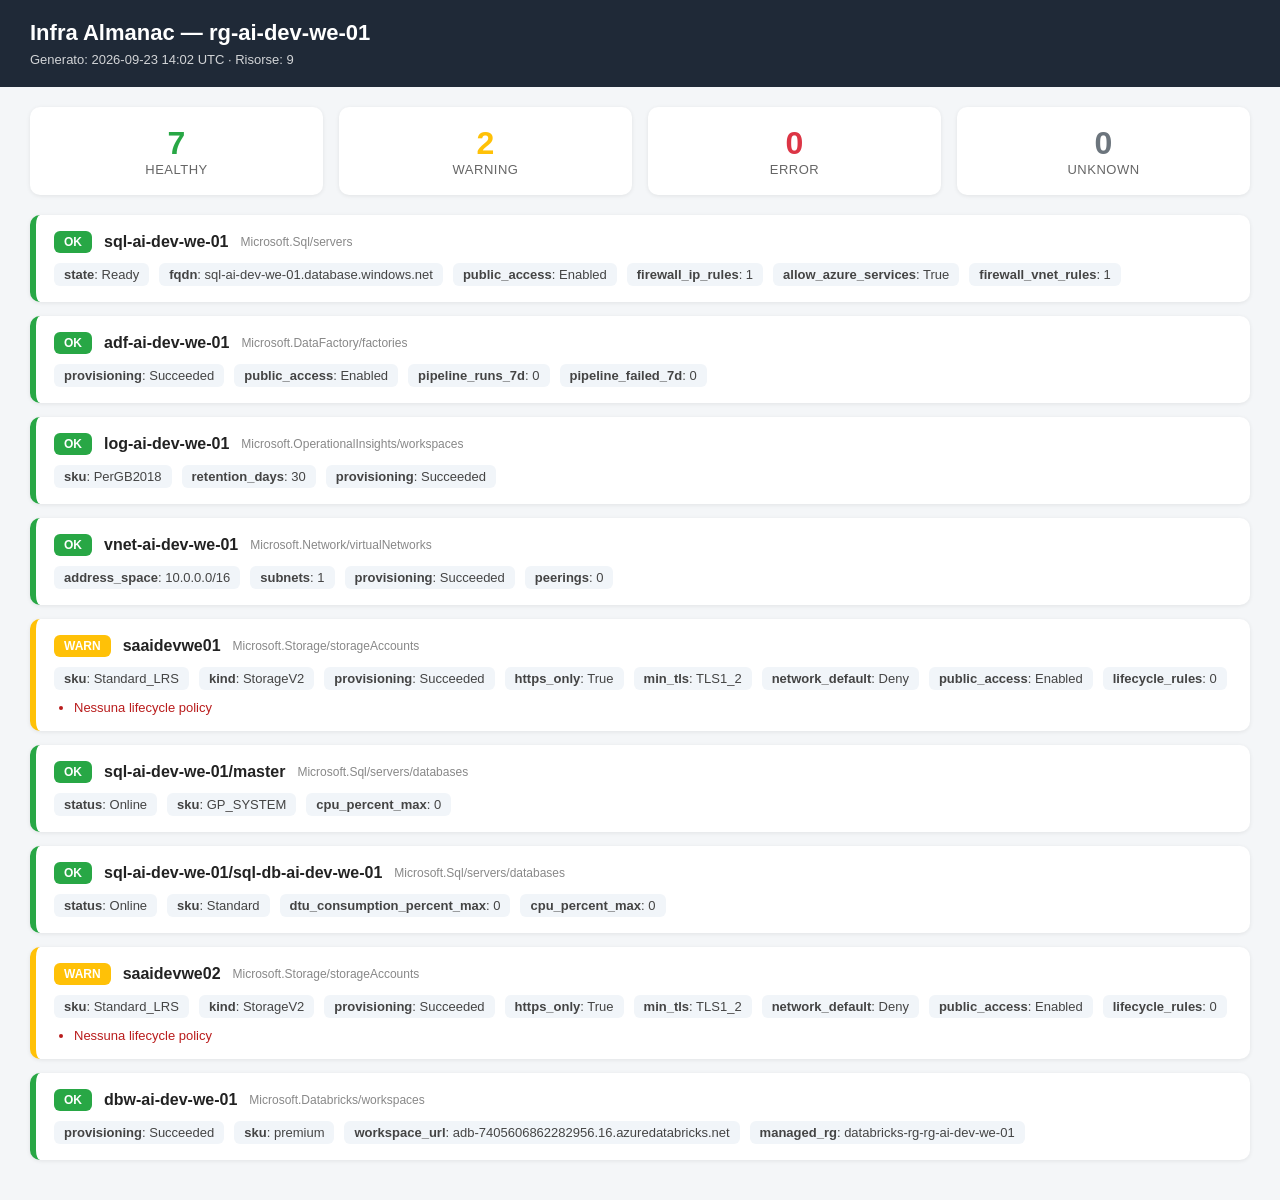
<file: docs/dashboards/dashboard-rg-ai-dev-we-01-20260923-140259.html>
<!DOCTYPE html>
<html lang="it">
<head>
<meta charset="utf-8">
<title>Infra Almanac - rg-ai-dev-we-01</title>
<style>
  body { font-family: -apple-system, Segoe UI, Roboto, sans-serif; margin:0; background:#f4f6f8; color:#222; }
  header { background:#1f2937; color:#fff; padding:20px 30px; }
  header h1 { margin:0 0 6px 0; font-size:22px; }
  header .meta { font-size:13px; opacity:.8; }
  .summary { display:flex; gap:16px; padding:20px 30px; }
  .kpi { flex:1; background:#fff; border-radius:10px; padding:18px; box-shadow:0 1px 4px rgba(0,0,0,.08); text-align:center; }
  .kpi .num { font-size:32px; font-weight:700; }
  .kpi .lbl { font-size:13px; color:#666; text-transform:uppercase; letter-spacing:.5px; }
  .cards { padding:0 30px 40px 30px; display:grid; gap:14px; }
  .card { background:#fff; border-radius:10px; padding:16px 18px; box-shadow:0 1px 4px rgba(0,0,0,.08); }
  .card-head { display:flex; align-items:center; gap:12px; flex-wrap:wrap; }
  .badge { color:#fff; font-weight:700; font-size:12px; padding:4px 10px; border-radius:6px; }
  .rname { font-weight:600; font-size:16px; }
  .rtype { color:#888; font-size:12px; }
  .metrics { margin-top:10px; display:flex; flex-wrap:wrap; gap:10px; font-size:13px; color:#444; }
  .metric { background:#f1f5f9; padding:4px 10px; border-radius:6px; }
  .issues { margin:10px 0 0 0; padding-left:20px; color:#b91c1c; font-size:13px; }
  .section { padding:0 30px 40px 30px; }
  .section h2 { font-size:18px; }
</style>
</head>
<body>
<header>
  <h1>Infra Almanac &mdash; rg-ai-dev-we-01</h1>
  <div class="meta">Generato: 2026-09-23 14:02 UTC &middot; Risorse: 9</div>
</header>
<div class="summary">
  <div class="kpi"><div class="num" style="color:#28a745">7</div><div class="lbl">Healthy</div></div>
  <div class="kpi"><div class="num" style="color:#ffc107">2</div><div class="lbl">Warning</div></div>
  <div class="kpi"><div class="num" style="color:#dc3545">0</div><div class="lbl">Error</div></div>
  <div class="kpi"><div class="num" style="color:#6c757d">0</div><div class="lbl">Unknown</div></div>
</div>
<div class="cards">
  <div class="card" style="border-left:6px solid #28a745;">
    <div class="card-head">
      <span class="badge" style="background:#28a745;">OK</span>
      <span class="rname">sql-ai-dev-we-01</span>
      <span class="rtype">Microsoft.Sql/servers</span>
    </div>
    <div class="metrics"><span class="metric"><b>state</b>: Ready</span><span class="metric"><b>fqdn</b>: sql-ai-dev-we-01.database.windows.net</span><span class="metric"><b>public_access</b>: Enabled</span><span class="metric"><b>firewall_ip_rules</b>: 1</span><span class="metric"><b>allow_azure_services</b>: True</span><span class="metric"><b>firewall_vnet_rules</b>: 1</span></div>
    
  </div>
  <div class="card" style="border-left:6px solid #28a745;">
    <div class="card-head">
      <span class="badge" style="background:#28a745;">OK</span>
      <span class="rname">adf-ai-dev-we-01</span>
      <span class="rtype">Microsoft.DataFactory/factories</span>
    </div>
    <div class="metrics"><span class="metric"><b>provisioning</b>: Succeeded</span><span class="metric"><b>public_access</b>: Enabled</span><span class="metric"><b>pipeline_runs_7d</b>: 0</span><span class="metric"><b>pipeline_failed_7d</b>: 0</span></div>
    
  </div>
  <div class="card" style="border-left:6px solid #28a745;">
    <div class="card-head">
      <span class="badge" style="background:#28a745;">OK</span>
      <span class="rname">log-ai-dev-we-01</span>
      <span class="rtype">Microsoft.OperationalInsights/workspaces</span>
    </div>
    <div class="metrics"><span class="metric"><b>sku</b>: PerGB2018</span><span class="metric"><b>retention_days</b>: 30</span><span class="metric"><b>provisioning</b>: Succeeded</span></div>
    
  </div>
  <div class="card" style="border-left:6px solid #28a745;">
    <div class="card-head">
      <span class="badge" style="background:#28a745;">OK</span>
      <span class="rname">vnet-ai-dev-we-01</span>
      <span class="rtype">Microsoft.Network/virtualNetworks</span>
    </div>
    <div class="metrics"><span class="metric"><b>address_space</b>: 10.0.0.0/16</span><span class="metric"><b>subnets</b>: 1</span><span class="metric"><b>provisioning</b>: Succeeded</span><span class="metric"><b>peerings</b>: 0</span></div>
    
  </div>
  <div class="card" style="border-left:6px solid #ffc107;">
    <div class="card-head">
      <span class="badge" style="background:#ffc107;">WARN</span>
      <span class="rname">saaidevwe01</span>
      <span class="rtype">Microsoft.Storage/storageAccounts</span>
    </div>
    <div class="metrics"><span class="metric"><b>sku</b>: Standard_LRS</span><span class="metric"><b>kind</b>: StorageV2</span><span class="metric"><b>provisioning</b>: Succeeded</span><span class="metric"><b>https_only</b>: True</span><span class="metric"><b>min_tls</b>: TLS1_2</span><span class="metric"><b>network_default</b>: Deny</span><span class="metric"><b>public_access</b>: Enabled</span><span class="metric"><b>lifecycle_rules</b>: 0</span></div>
    <ul class="issues"><li>Nessuna lifecycle policy</li></ul>
  </div>
  <div class="card" style="border-left:6px solid #28a745;">
    <div class="card-head">
      <span class="badge" style="background:#28a745;">OK</span>
      <span class="rname">sql-ai-dev-we-01/master</span>
      <span class="rtype">Microsoft.Sql/servers/databases</span>
    </div>
    <div class="metrics"><span class="metric"><b>status</b>: Online</span><span class="metric"><b>sku</b>: GP_SYSTEM</span><span class="metric"><b>cpu_percent_max</b>: 0</span></div>
    
  </div>
  <div class="card" style="border-left:6px solid #28a745;">
    <div class="card-head">
      <span class="badge" style="background:#28a745;">OK</span>
      <span class="rname">sql-ai-dev-we-01/sql-db-ai-dev-we-01</span>
      <span class="rtype">Microsoft.Sql/servers/databases</span>
    </div>
    <div class="metrics"><span class="metric"><b>status</b>: Online</span><span class="metric"><b>sku</b>: Standard</span><span class="metric"><b>dtu_consumption_percent_max</b>: 0</span><span class="metric"><b>cpu_percent_max</b>: 0</span></div>
    
  </div>
  <div class="card" style="border-left:6px solid #ffc107;">
    <div class="card-head">
      <span class="badge" style="background:#ffc107;">WARN</span>
      <span class="rname">saaidevwe02</span>
      <span class="rtype">Microsoft.Storage/storageAccounts</span>
    </div>
    <div class="metrics"><span class="metric"><b>sku</b>: Standard_LRS</span><span class="metric"><b>kind</b>: StorageV2</span><span class="metric"><b>provisioning</b>: Succeeded</span><span class="metric"><b>https_only</b>: True</span><span class="metric"><b>min_tls</b>: TLS1_2</span><span class="metric"><b>network_default</b>: Deny</span><span class="metric"><b>public_access</b>: Enabled</span><span class="metric"><b>lifecycle_rules</b>: 0</span></div>
    <ul class="issues"><li>Nessuna lifecycle policy</li></ul>
  </div>
  <div class="card" style="border-left:6px solid #28a745;">
    <div class="card-head">
      <span class="badge" style="background:#28a745;">OK</span>
      <span class="rname">dbw-ai-dev-we-01</span>
      <span class="rtype">Microsoft.Databricks/workspaces</span>
    </div>
    <div class="metrics"><span class="metric"><b>provisioning</b>: Succeeded</span><span class="metric"><b>sku</b>: premium</span><span class="metric"><b>workspace_url</b>: adb-7405606862282956.16.azuredatabricks.net</span><span class="metric"><b>managed_rg</b>: databricks-rg-rg-ai-dev-we-01</span></div>
    
  </div></div>

</body>
</html>
</file>
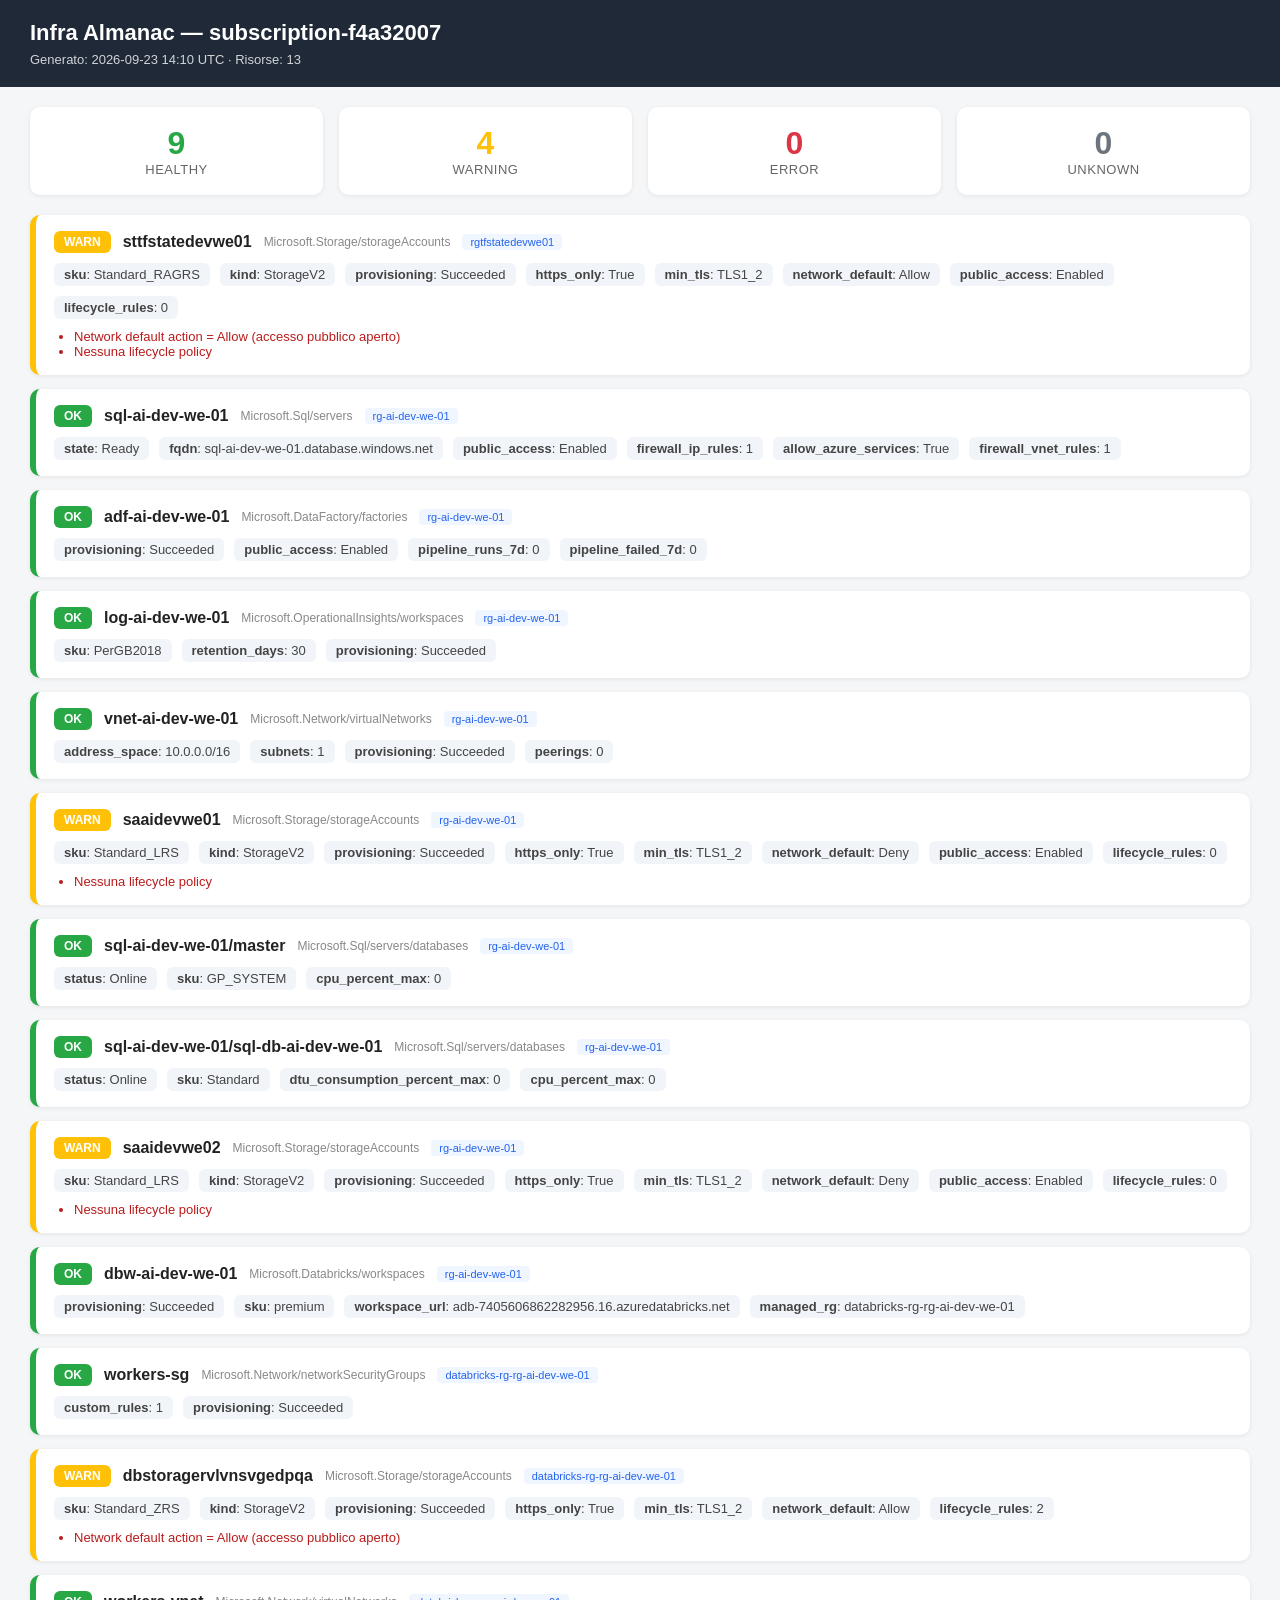
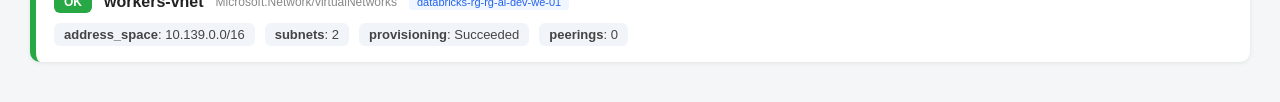
<file: docs/dashboards/dashboard-subscription-f4a32007-20260923-141018.html>
<!DOCTYPE html>
<html lang="it">
<head>
<meta charset="utf-8">
<title>Infra Almanac - subscription-f4a32007</title>
<style>
  body { font-family: -apple-system, Segoe UI, Roboto, sans-serif; margin:0; background:#f4f6f8; color:#222; }
  header { background:#1f2937; color:#fff; padding:20px 30px; }
  header h1 { margin:0 0 6px 0; font-size:22px; }
  header .meta { font-size:13px; opacity:.8; }
  .summary { display:flex; gap:16px; padding:20px 30px; }
  .kpi { flex:1; background:#fff; border-radius:10px; padding:18px; box-shadow:0 1px 4px rgba(0,0,0,.08); text-align:center; }
  .kpi .num { font-size:32px; font-weight:700; }
  .kpi .lbl { font-size:13px; color:#666; text-transform:uppercase; letter-spacing:.5px; }
  .cards { padding:0 30px 40px 30px; display:grid; gap:14px; }
  .card { background:#fff; border-radius:10px; padding:16px 18px; box-shadow:0 1px 4px rgba(0,0,0,.08); }
  .card-head { display:flex; align-items:center; gap:12px; flex-wrap:wrap; }
  .badge { color:#fff; font-weight:700; font-size:12px; padding:4px 10px; border-radius:6px; }
  .rname { font-weight:600; font-size:16px; }
  .rtype { color:#888; font-size:12px; }
  .rg { color:#2563eb; font-size:11px; background:#eff6ff; padding:2px 8px; border-radius:4px; }
  .metrics { margin-top:10px; display:flex; flex-wrap:wrap; gap:10px; font-size:13px; color:#444; }
  .metric { background:#f1f5f9; padding:4px 10px; border-radius:6px; }
  .issues { margin:10px 0 0 0; padding-left:20px; color:#b91c1c; font-size:13px; }
  .section { padding:0 30px 40px 30px; }
  .section h2 { font-size:18px; }
</style>
</head>
<body>
<header>
  <h1>Infra Almanac &mdash; subscription-f4a32007</h1>
  <div class="meta">Generato: 2026-09-23 14:10 UTC &middot; Risorse: 13</div>
</header>
<div class="summary">
  <div class="kpi"><div class="num" style="color:#28a745">9</div><div class="lbl">Healthy</div></div>
  <div class="kpi"><div class="num" style="color:#ffc107">4</div><div class="lbl">Warning</div></div>
  <div class="kpi"><div class="num" style="color:#dc3545">0</div><div class="lbl">Error</div></div>
  <div class="kpi"><div class="num" style="color:#6c757d">0</div><div class="lbl">Unknown</div></div>
</div>
<div class="cards">
  <div class="card" style="border-left:6px solid #ffc107;">
    <div class="card-head">
      <span class="badge" style="background:#ffc107;">WARN</span>
      <span class="rname">sttfstatedevwe01</span>
      <span class="rtype">Microsoft.Storage/storageAccounts</span>
      <span class="rg">rgtfstatedevwe01</span>
    </div>
    <div class="metrics"><span class="metric"><b>sku</b>: Standard_RAGRS</span><span class="metric"><b>kind</b>: StorageV2</span><span class="metric"><b>provisioning</b>: Succeeded</span><span class="metric"><b>https_only</b>: True</span><span class="metric"><b>min_tls</b>: TLS1_2</span><span class="metric"><b>network_default</b>: Allow</span><span class="metric"><b>public_access</b>: Enabled</span><span class="metric"><b>lifecycle_rules</b>: 0</span></div>
    <ul class="issues"><li>Network default action = Allow (accesso pubblico aperto)</li><li>Nessuna lifecycle policy</li></ul>
  </div>
  <div class="card" style="border-left:6px solid #28a745;">
    <div class="card-head">
      <span class="badge" style="background:#28a745;">OK</span>
      <span class="rname">sql-ai-dev-we-01</span>
      <span class="rtype">Microsoft.Sql/servers</span>
      <span class="rg">rg-ai-dev-we-01</span>
    </div>
    <div class="metrics"><span class="metric"><b>state</b>: Ready</span><span class="metric"><b>fqdn</b>: sql-ai-dev-we-01.database.windows.net</span><span class="metric"><b>public_access</b>: Enabled</span><span class="metric"><b>firewall_ip_rules</b>: 1</span><span class="metric"><b>allow_azure_services</b>: True</span><span class="metric"><b>firewall_vnet_rules</b>: 1</span></div>
    
  </div>
  <div class="card" style="border-left:6px solid #28a745;">
    <div class="card-head">
      <span class="badge" style="background:#28a745;">OK</span>
      <span class="rname">adf-ai-dev-we-01</span>
      <span class="rtype">Microsoft.DataFactory/factories</span>
      <span class="rg">rg-ai-dev-we-01</span>
    </div>
    <div class="metrics"><span class="metric"><b>provisioning</b>: Succeeded</span><span class="metric"><b>public_access</b>: Enabled</span><span class="metric"><b>pipeline_runs_7d</b>: 0</span><span class="metric"><b>pipeline_failed_7d</b>: 0</span></div>
    
  </div>
  <div class="card" style="border-left:6px solid #28a745;">
    <div class="card-head">
      <span class="badge" style="background:#28a745;">OK</span>
      <span class="rname">log-ai-dev-we-01</span>
      <span class="rtype">Microsoft.OperationalInsights/workspaces</span>
      <span class="rg">rg-ai-dev-we-01</span>
    </div>
    <div class="metrics"><span class="metric"><b>sku</b>: PerGB2018</span><span class="metric"><b>retention_days</b>: 30</span><span class="metric"><b>provisioning</b>: Succeeded</span></div>
    
  </div>
  <div class="card" style="border-left:6px solid #28a745;">
    <div class="card-head">
      <span class="badge" style="background:#28a745;">OK</span>
      <span class="rname">vnet-ai-dev-we-01</span>
      <span class="rtype">Microsoft.Network/virtualNetworks</span>
      <span class="rg">rg-ai-dev-we-01</span>
    </div>
    <div class="metrics"><span class="metric"><b>address_space</b>: 10.0.0.0/16</span><span class="metric"><b>subnets</b>: 1</span><span class="metric"><b>provisioning</b>: Succeeded</span><span class="metric"><b>peerings</b>: 0</span></div>
    
  </div>
  <div class="card" style="border-left:6px solid #ffc107;">
    <div class="card-head">
      <span class="badge" style="background:#ffc107;">WARN</span>
      <span class="rname">saaidevwe01</span>
      <span class="rtype">Microsoft.Storage/storageAccounts</span>
      <span class="rg">rg-ai-dev-we-01</span>
    </div>
    <div class="metrics"><span class="metric"><b>sku</b>: Standard_LRS</span><span class="metric"><b>kind</b>: StorageV2</span><span class="metric"><b>provisioning</b>: Succeeded</span><span class="metric"><b>https_only</b>: True</span><span class="metric"><b>min_tls</b>: TLS1_2</span><span class="metric"><b>network_default</b>: Deny</span><span class="metric"><b>public_access</b>: Enabled</span><span class="metric"><b>lifecycle_rules</b>: 0</span></div>
    <ul class="issues"><li>Nessuna lifecycle policy</li></ul>
  </div>
  <div class="card" style="border-left:6px solid #28a745;">
    <div class="card-head">
      <span class="badge" style="background:#28a745;">OK</span>
      <span class="rname">sql-ai-dev-we-01/master</span>
      <span class="rtype">Microsoft.Sql/servers/databases</span>
      <span class="rg">rg-ai-dev-we-01</span>
    </div>
    <div class="metrics"><span class="metric"><b>status</b>: Online</span><span class="metric"><b>sku</b>: GP_SYSTEM</span><span class="metric"><b>cpu_percent_max</b>: 0</span></div>
    
  </div>
  <div class="card" style="border-left:6px solid #28a745;">
    <div class="card-head">
      <span class="badge" style="background:#28a745;">OK</span>
      <span class="rname">sql-ai-dev-we-01/sql-db-ai-dev-we-01</span>
      <span class="rtype">Microsoft.Sql/servers/databases</span>
      <span class="rg">rg-ai-dev-we-01</span>
    </div>
    <div class="metrics"><span class="metric"><b>status</b>: Online</span><span class="metric"><b>sku</b>: Standard</span><span class="metric"><b>dtu_consumption_percent_max</b>: 0</span><span class="metric"><b>cpu_percent_max</b>: 0</span></div>
    
  </div>
  <div class="card" style="border-left:6px solid #ffc107;">
    <div class="card-head">
      <span class="badge" style="background:#ffc107;">WARN</span>
      <span class="rname">saaidevwe02</span>
      <span class="rtype">Microsoft.Storage/storageAccounts</span>
      <span class="rg">rg-ai-dev-we-01</span>
    </div>
    <div class="metrics"><span class="metric"><b>sku</b>: Standard_LRS</span><span class="metric"><b>kind</b>: StorageV2</span><span class="metric"><b>provisioning</b>: Succeeded</span><span class="metric"><b>https_only</b>: True</span><span class="metric"><b>min_tls</b>: TLS1_2</span><span class="metric"><b>network_default</b>: Deny</span><span class="metric"><b>public_access</b>: Enabled</span><span class="metric"><b>lifecycle_rules</b>: 0</span></div>
    <ul class="issues"><li>Nessuna lifecycle policy</li></ul>
  </div>
  <div class="card" style="border-left:6px solid #28a745;">
    <div class="card-head">
      <span class="badge" style="background:#28a745;">OK</span>
      <span class="rname">dbw-ai-dev-we-01</span>
      <span class="rtype">Microsoft.Databricks/workspaces</span>
      <span class="rg">rg-ai-dev-we-01</span>
    </div>
    <div class="metrics"><span class="metric"><b>provisioning</b>: Succeeded</span><span class="metric"><b>sku</b>: premium</span><span class="metric"><b>workspace_url</b>: adb-7405606862282956.16.azuredatabricks.net</span><span class="metric"><b>managed_rg</b>: databricks-rg-rg-ai-dev-we-01</span></div>
    
  </div>
  <div class="card" style="border-left:6px solid #28a745;">
    <div class="card-head">
      <span class="badge" style="background:#28a745;">OK</span>
      <span class="rname">workers-sg</span>
      <span class="rtype">Microsoft.Network/networkSecurityGroups</span>
      <span class="rg">databricks-rg-rg-ai-dev-we-01</span>
    </div>
    <div class="metrics"><span class="metric"><b>custom_rules</b>: 1</span><span class="metric"><b>provisioning</b>: Succeeded</span></div>
    
  </div>
  <div class="card" style="border-left:6px solid #ffc107;">
    <div class="card-head">
      <span class="badge" style="background:#ffc107;">WARN</span>
      <span class="rname">dbstoragervlvnsvgedpqa</span>
      <span class="rtype">Microsoft.Storage/storageAccounts</span>
      <span class="rg">databricks-rg-rg-ai-dev-we-01</span>
    </div>
    <div class="metrics"><span class="metric"><b>sku</b>: Standard_ZRS</span><span class="metric"><b>kind</b>: StorageV2</span><span class="metric"><b>provisioning</b>: Succeeded</span><span class="metric"><b>https_only</b>: True</span><span class="metric"><b>min_tls</b>: TLS1_2</span><span class="metric"><b>network_default</b>: Allow</span><span class="metric"><b>lifecycle_rules</b>: 2</span></div>
    <ul class="issues"><li>Network default action = Allow (accesso pubblico aperto)</li></ul>
  </div>
  <div class="card" style="border-left:6px solid #28a745;">
    <div class="card-head">
      <span class="badge" style="background:#28a745;">OK</span>
      <span class="rname">workers-vnet</span>
      <span class="rtype">Microsoft.Network/virtualNetworks</span>
      <span class="rg">databricks-rg-rg-ai-dev-we-01</span>
    </div>
    <div class="metrics"><span class="metric"><b>address_space</b>: 10.139.0.0/16</span><span class="metric"><b>subnets</b>: 2</span><span class="metric"><b>provisioning</b>: Succeeded</span><span class="metric"><b>peerings</b>: 0</span></div>
    
  </div></div>

</body>
</html>
</file>
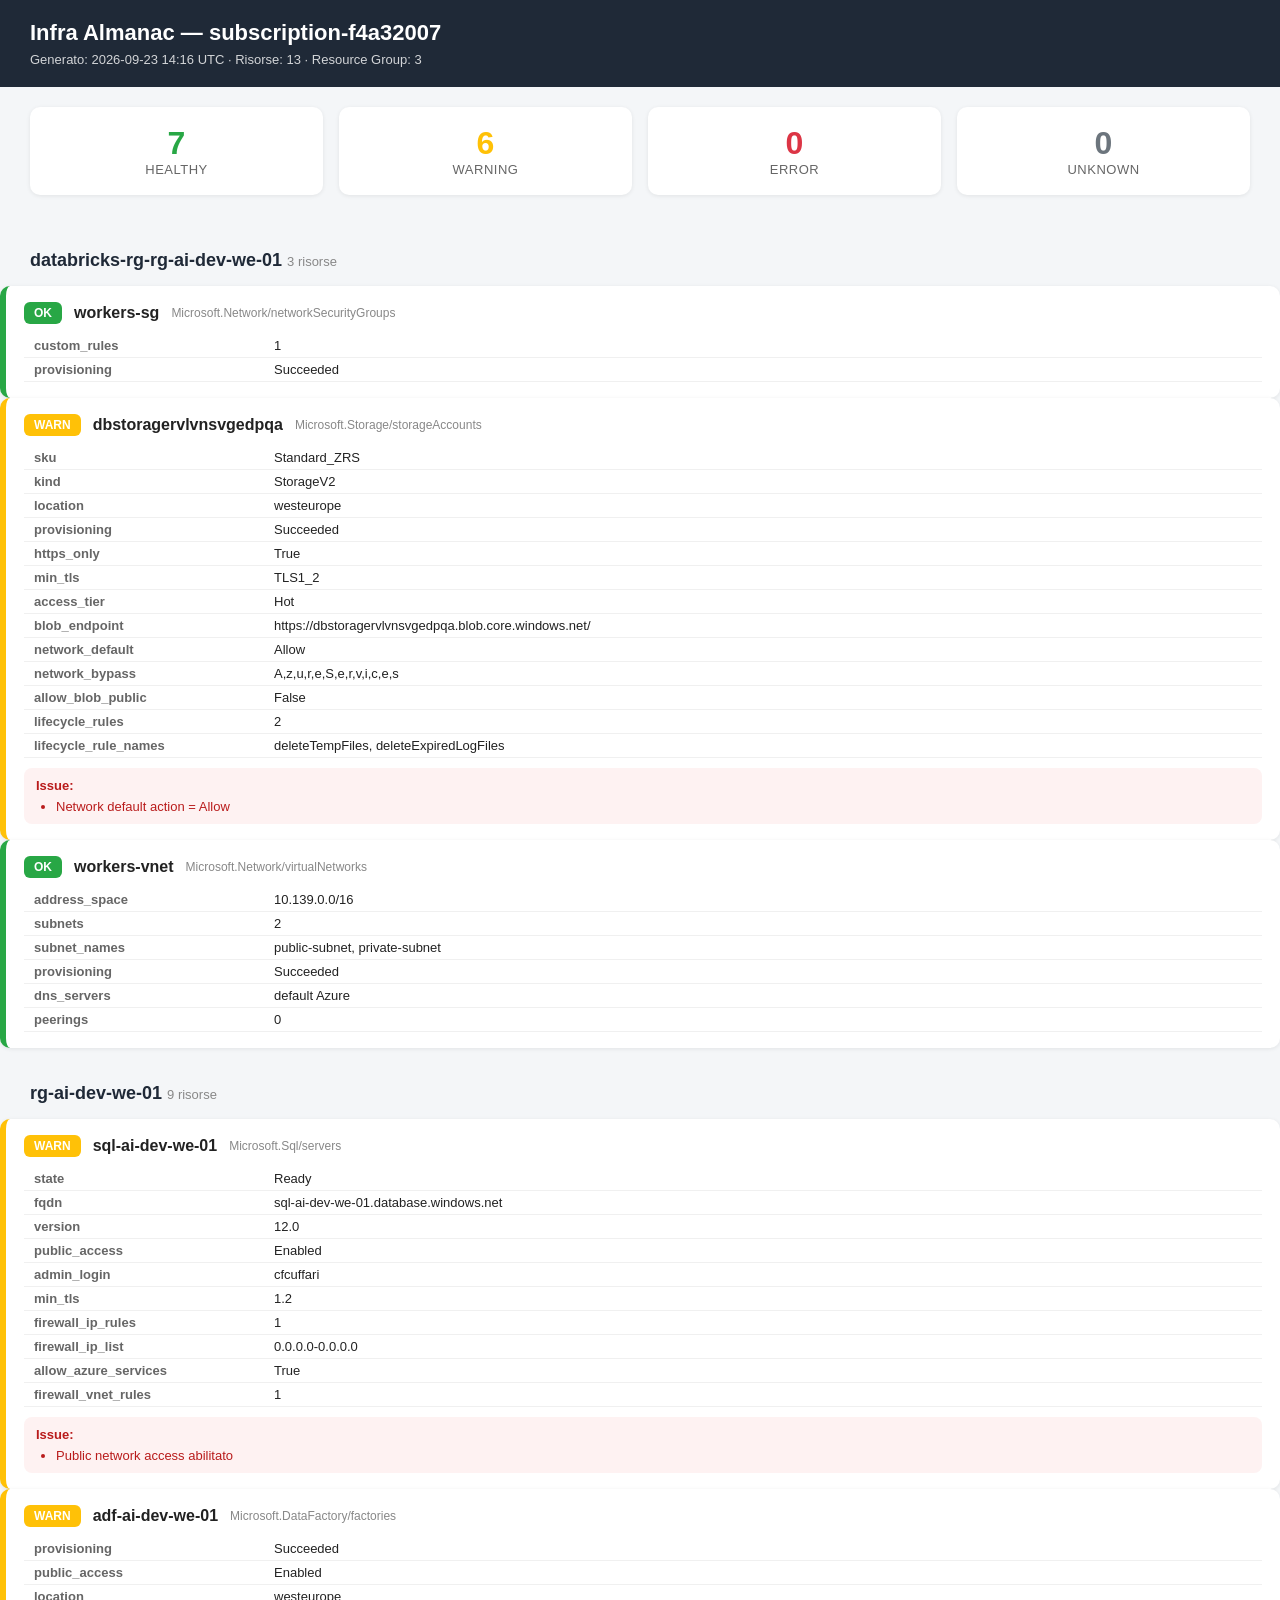
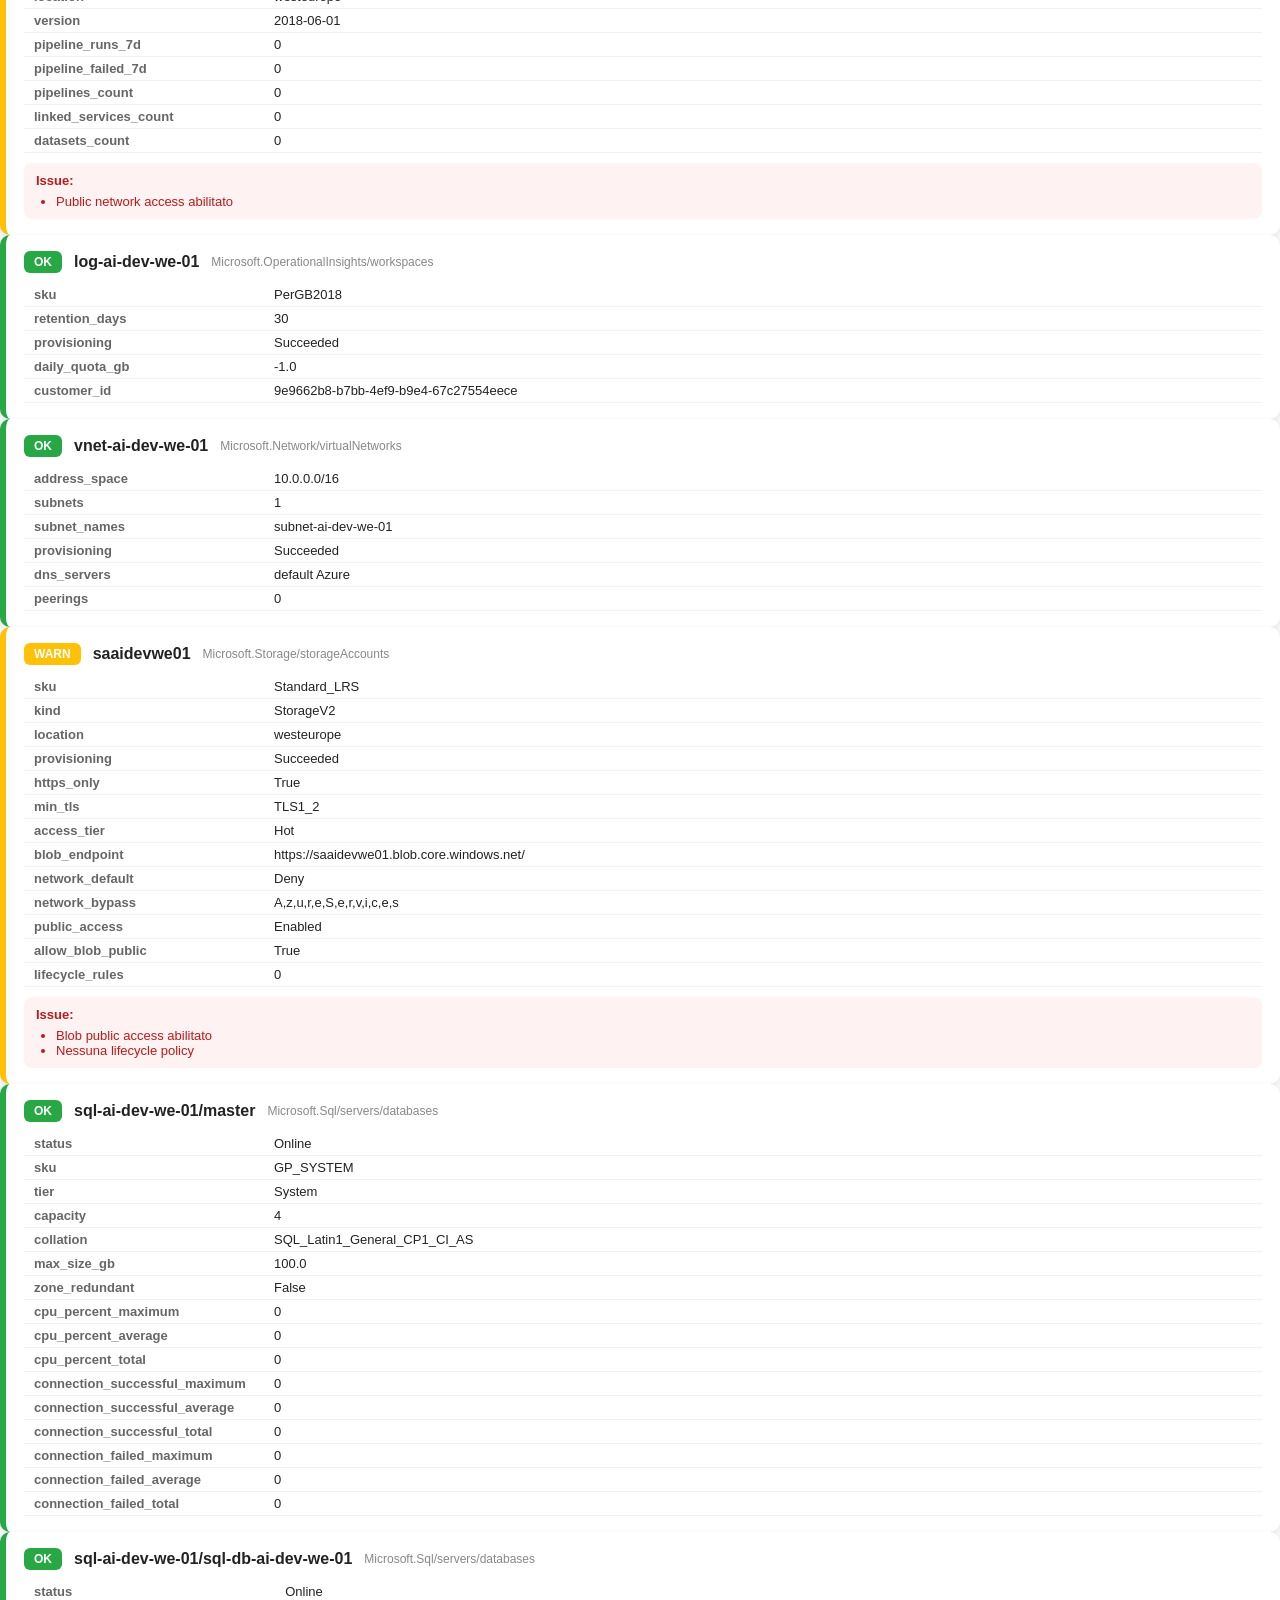
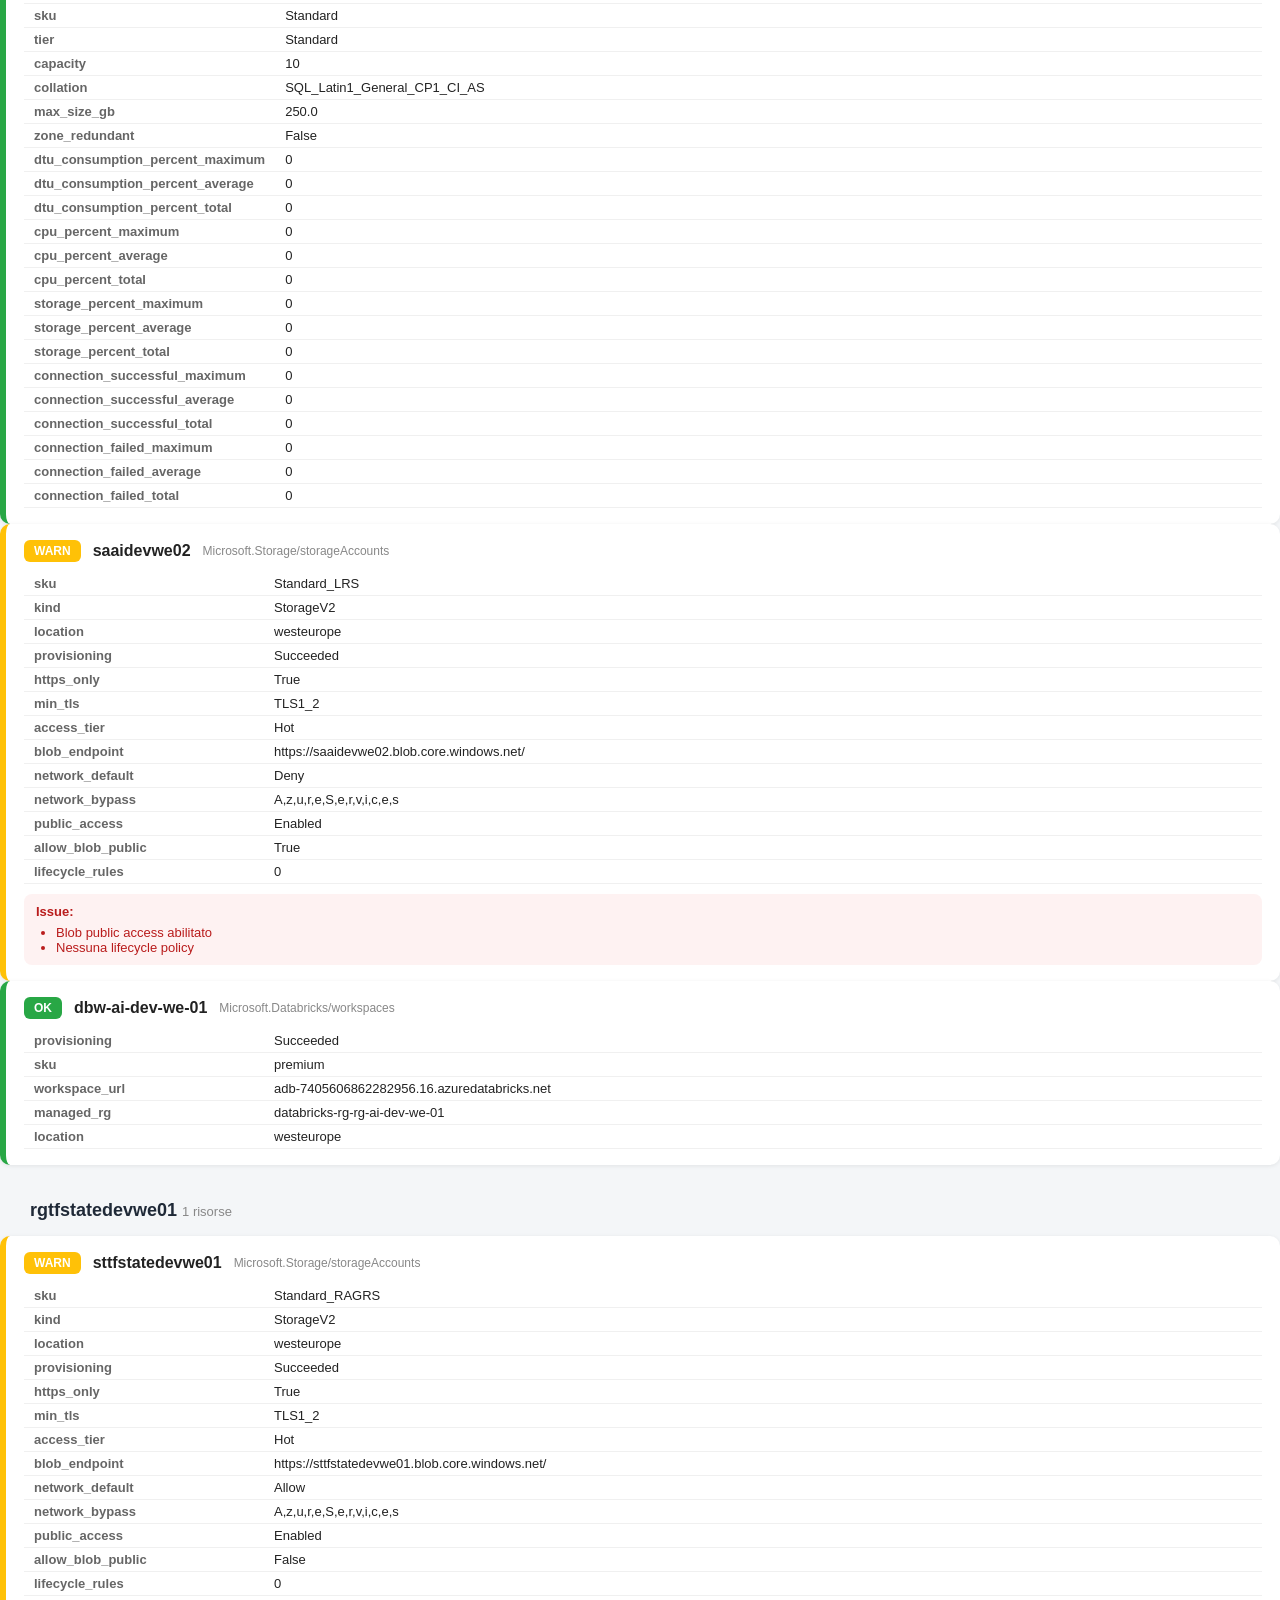
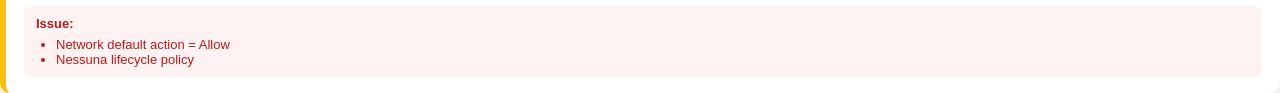
<file: docs/dashboards/dashboard-subscription-f4a32007-20260923-141606.html>
<!DOCTYPE html><html lang="it"><head><meta charset="utf-8"><title>Infra Almanac - subscription-f4a32007</title><style>
body { font-family:-apple-system,Segoe UI,Roboto,sans-serif; margin:0; background:#f4f6f8; color:#222; }
header { background:#1f2937; color:#fff; padding:20px 30px; }
header h1 { margin:0 0 6px 0; font-size:22px; }
header .meta { font-size:13px; opacity:.8; }
.summary { display:flex; gap:16px; padding:20px 30px; }
.kpi { flex:1; background:#fff; border-radius:10px; padding:18px; box-shadow:0 1px 4px rgba(0,0,0,.08); text-align:center; }
.kpi .num { font-size:32px; font-weight:700; }
.kpi .lbl { font-size:13px; color:#666; text-transform:uppercase; letter-spacing:.5px; }
.rg-title { padding:20px 30px 0 30px; font-size:18px; color:#1f2937; }
.rg-count { font-size:13px; color:#888; font-weight:400; }
.cards { padding:10px 30px 30px 30px; display:grid; gap:14px; }
.card { background:#fff; border-radius:10px; padding:16px 18px; box-shadow:0 1px 4px rgba(0,0,0,.08); }
.card-head { display:flex; align-items:center; gap:12px; flex-wrap:wrap; margin-bottom:10px; }
.badge { color:#fff; font-weight:700; font-size:12px; padding:4px 10px; border-radius:6px; }
.rname { font-weight:600; font-size:16px; }
.rtype { color:#888; font-size:12px; }
table.metrics { width:100%; border-collapse:collapse; font-size:13px; }
table.metrics td { padding:4px 10px; border-bottom:1px solid #f0f0f0; vertical-align:top; }
table.metrics td.k { color:#666; width:220px; font-weight:600; }
table.metrics td.v { color:#222; word-break:break-all; }
.issues { margin-top:10px; padding:10px 12px; background:#fef2f2; border-radius:8px; color:#b91c1c; font-size:13px; }
.issues ul { margin:6px 0 0 0; padding-left:20px; }
.section { padding:0 30px 40px 30px; }
.section h2 { font-size:18px; }
.diagram-wrap { background:#fff; border-radius:10px; padding:10px; box-shadow:0 1px 4px rgba(0,0,0,.08); overflow:auto; }
</style></head><body>
<header><h1>Infra Almanac &mdash; subscription-f4a32007</h1><div class="meta">Generato: 2026-09-23 14:16 UTC &middot; Risorse: 13 &middot; Resource Group: 3</div></header>
<div class="summary">
<div class="kpi"><div class="num" style="color:#28a745">7</div><div class="lbl">Healthy</div></div>
<div class="kpi"><div class="num" style="color:#ffc107">6</div><div class="lbl">Warning</div></div>
<div class="kpi"><div class="num" style="color:#dc3545">0</div><div class="lbl">Error</div></div>
<div class="kpi"><div class="num" style="color:#6c757d">0</div><div class="lbl">Unknown</div></div>
</div>
<h2 class="rg-title">databricks-rg-rg-ai-dev-we-01 <span class="rg-count">3 risorse</span></h2><div class="card" style="border-left:6px solid #28a745;"><div class="card-head"><span class="badge" style="background:#28a745;">OK</span><span class="rname">workers-sg</span><span class="rtype">Microsoft.Network/networkSecurityGroups</span></div><table class="metrics"><tr><td class="k">custom_rules</td><td class="v">1</td></tr><tr><td class="k">provisioning</td><td class="v">Succeeded</td></tr></table></div><div class="card" style="border-left:6px solid #ffc107;"><div class="card-head"><span class="badge" style="background:#ffc107;">WARN</span><span class="rname">dbstoragervlvnsvgedpqa</span><span class="rtype">Microsoft.Storage/storageAccounts</span></div><table class="metrics"><tr><td class="k">sku</td><td class="v">Standard_ZRS</td></tr><tr><td class="k">kind</td><td class="v">StorageV2</td></tr><tr><td class="k">location</td><td class="v">westeurope</td></tr><tr><td class="k">provisioning</td><td class="v">Succeeded</td></tr><tr><td class="k">https_only</td><td class="v">True</td></tr><tr><td class="k">min_tls</td><td class="v">TLS1_2</td></tr><tr><td class="k">access_tier</td><td class="v">Hot</td></tr><tr><td class="k">blob_endpoint</td><td class="v">https://dbstoragervlvnsvgedpqa.blob.core.windows.net/</td></tr><tr><td class="k">network_default</td><td class="v">Allow</td></tr><tr><td class="k">network_bypass</td><td class="v">A,z,u,r,e,S,e,r,v,i,c,e,s</td></tr><tr><td class="k">allow_blob_public</td><td class="v">False</td></tr><tr><td class="k">lifecycle_rules</td><td class="v">2</td></tr><tr><td class="k">lifecycle_rule_names</td><td class="v">deleteTempFiles, deleteExpiredLogFiles</td></tr></table><div class="issues"><b>Issue:</b><ul><li>Network default action = Allow</li></ul></div></div><div class="card" style="border-left:6px solid #28a745;"><div class="card-head"><span class="badge" style="background:#28a745;">OK</span><span class="rname">workers-vnet</span><span class="rtype">Microsoft.Network/virtualNetworks</span></div><table class="metrics"><tr><td class="k">address_space</td><td class="v">10.139.0.0/16</td></tr><tr><td class="k">subnets</td><td class="v">2</td></tr><tr><td class="k">subnet_names</td><td class="v">public-subnet, private-subnet</td></tr><tr><td class="k">provisioning</td><td class="v">Succeeded</td></tr><tr><td class="k">dns_servers</td><td class="v">default Azure</td></tr><tr><td class="k">peerings</td><td class="v">0</td></tr></table></div><h2 class="rg-title">rg-ai-dev-we-01 <span class="rg-count">9 risorse</span></h2><div class="card" style="border-left:6px solid #ffc107;"><div class="card-head"><span class="badge" style="background:#ffc107;">WARN</span><span class="rname">sql-ai-dev-we-01</span><span class="rtype">Microsoft.Sql/servers</span></div><table class="metrics"><tr><td class="k">state</td><td class="v">Ready</td></tr><tr><td class="k">fqdn</td><td class="v">sql-ai-dev-we-01.database.windows.net</td></tr><tr><td class="k">version</td><td class="v">12.0</td></tr><tr><td class="k">public_access</td><td class="v">Enabled</td></tr><tr><td class="k">admin_login</td><td class="v">cfcuffari</td></tr><tr><td class="k">min_tls</td><td class="v">1.2</td></tr><tr><td class="k">firewall_ip_rules</td><td class="v">1</td></tr><tr><td class="k">firewall_ip_list</td><td class="v">0.0.0.0-0.0.0.0</td></tr><tr><td class="k">allow_azure_services</td><td class="v">True</td></tr><tr><td class="k">firewall_vnet_rules</td><td class="v">1</td></tr></table><div class="issues"><b>Issue:</b><ul><li>Public network access abilitato</li></ul></div></div><div class="card" style="border-left:6px solid #ffc107;"><div class="card-head"><span class="badge" style="background:#ffc107;">WARN</span><span class="rname">adf-ai-dev-we-01</span><span class="rtype">Microsoft.DataFactory/factories</span></div><table class="metrics"><tr><td class="k">provisioning</td><td class="v">Succeeded</td></tr><tr><td class="k">public_access</td><td class="v">Enabled</td></tr><tr><td class="k">location</td><td class="v">westeurope</td></tr><tr><td class="k">version</td><td class="v">2018-06-01</td></tr><tr><td class="k">pipeline_runs_7d</td><td class="v">0</td></tr><tr><td class="k">pipeline_failed_7d</td><td class="v">0</td></tr><tr><td class="k">pipelines_count</td><td class="v">0</td></tr><tr><td class="k">linked_services_count</td><td class="v">0</td></tr><tr><td class="k">datasets_count</td><td class="v">0</td></tr></table><div class="issues"><b>Issue:</b><ul><li>Public network access abilitato</li></ul></div></div><div class="card" style="border-left:6px solid #28a745;"><div class="card-head"><span class="badge" style="background:#28a745;">OK</span><span class="rname">log-ai-dev-we-01</span><span class="rtype">Microsoft.OperationalInsights/workspaces</span></div><table class="metrics"><tr><td class="k">sku</td><td class="v">PerGB2018</td></tr><tr><td class="k">retention_days</td><td class="v">30</td></tr><tr><td class="k">provisioning</td><td class="v">Succeeded</td></tr><tr><td class="k">daily_quota_gb</td><td class="v">-1.0</td></tr><tr><td class="k">customer_id</td><td class="v">9e9662b8-b7bb-4ef9-b9e4-67c27554eece</td></tr></table></div><div class="card" style="border-left:6px solid #28a745;"><div class="card-head"><span class="badge" style="background:#28a745;">OK</span><span class="rname">vnet-ai-dev-we-01</span><span class="rtype">Microsoft.Network/virtualNetworks</span></div><table class="metrics"><tr><td class="k">address_space</td><td class="v">10.0.0.0/16</td></tr><tr><td class="k">subnets</td><td class="v">1</td></tr><tr><td class="k">subnet_names</td><td class="v">subnet-ai-dev-we-01</td></tr><tr><td class="k">provisioning</td><td class="v">Succeeded</td></tr><tr><td class="k">dns_servers</td><td class="v">default Azure</td></tr><tr><td class="k">peerings</td><td class="v">0</td></tr></table></div><div class="card" style="border-left:6px solid #ffc107;"><div class="card-head"><span class="badge" style="background:#ffc107;">WARN</span><span class="rname">saaidevwe01</span><span class="rtype">Microsoft.Storage/storageAccounts</span></div><table class="metrics"><tr><td class="k">sku</td><td class="v">Standard_LRS</td></tr><tr><td class="k">kind</td><td class="v">StorageV2</td></tr><tr><td class="k">location</td><td class="v">westeurope</td></tr><tr><td class="k">provisioning</td><td class="v">Succeeded</td></tr><tr><td class="k">https_only</td><td class="v">True</td></tr><tr><td class="k">min_tls</td><td class="v">TLS1_2</td></tr><tr><td class="k">access_tier</td><td class="v">Hot</td></tr><tr><td class="k">blob_endpoint</td><td class="v">https://saaidevwe01.blob.core.windows.net/</td></tr><tr><td class="k">network_default</td><td class="v">Deny</td></tr><tr><td class="k">network_bypass</td><td class="v">A,z,u,r,e,S,e,r,v,i,c,e,s</td></tr><tr><td class="k">public_access</td><td class="v">Enabled</td></tr><tr><td class="k">allow_blob_public</td><td class="v">True</td></tr><tr><td class="k">lifecycle_rules</td><td class="v">0</td></tr></table><div class="issues"><b>Issue:</b><ul><li>Blob public access abilitato</li><li>Nessuna lifecycle policy</li></ul></div></div><div class="card" style="border-left:6px solid #28a745;"><div class="card-head"><span class="badge" style="background:#28a745;">OK</span><span class="rname">sql-ai-dev-we-01/master</span><span class="rtype">Microsoft.Sql/servers/databases</span></div><table class="metrics"><tr><td class="k">status</td><td class="v">Online</td></tr><tr><td class="k">sku</td><td class="v">GP_SYSTEM</td></tr><tr><td class="k">tier</td><td class="v">System</td></tr><tr><td class="k">capacity</td><td class="v">4</td></tr><tr><td class="k">collation</td><td class="v">SQL_Latin1_General_CP1_CI_AS</td></tr><tr><td class="k">max_size_gb</td><td class="v">100.0</td></tr><tr><td class="k">zone_redundant</td><td class="v">False</td></tr><tr><td class="k">cpu_percent_maximum</td><td class="v">0</td></tr><tr><td class="k">cpu_percent_average</td><td class="v">0</td></tr><tr><td class="k">cpu_percent_total</td><td class="v">0</td></tr><tr><td class="k">connection_successful_maximum</td><td class="v">0</td></tr><tr><td class="k">connection_successful_average</td><td class="v">0</td></tr><tr><td class="k">connection_successful_total</td><td class="v">0</td></tr><tr><td class="k">connection_failed_maximum</td><td class="v">0</td></tr><tr><td class="k">connection_failed_average</td><td class="v">0</td></tr><tr><td class="k">connection_failed_total</td><td class="v">0</td></tr></table></div><div class="card" style="border-left:6px solid #28a745;"><div class="card-head"><span class="badge" style="background:#28a745;">OK</span><span class="rname">sql-ai-dev-we-01/sql-db-ai-dev-we-01</span><span class="rtype">Microsoft.Sql/servers/databases</span></div><table class="metrics"><tr><td class="k">status</td><td class="v">Online</td></tr><tr><td class="k">sku</td><td class="v">Standard</td></tr><tr><td class="k">tier</td><td class="v">Standard</td></tr><tr><td class="k">capacity</td><td class="v">10</td></tr><tr><td class="k">collation</td><td class="v">SQL_Latin1_General_CP1_CI_AS</td></tr><tr><td class="k">max_size_gb</td><td class="v">250.0</td></tr><tr><td class="k">zone_redundant</td><td class="v">False</td></tr><tr><td class="k">dtu_consumption_percent_maximum</td><td class="v">0</td></tr><tr><td class="k">dtu_consumption_percent_average</td><td class="v">0</td></tr><tr><td class="k">dtu_consumption_percent_total</td><td class="v">0</td></tr><tr><td class="k">cpu_percent_maximum</td><td class="v">0</td></tr><tr><td class="k">cpu_percent_average</td><td class="v">0</td></tr><tr><td class="k">cpu_percent_total</td><td class="v">0</td></tr><tr><td class="k">storage_percent_maximum</td><td class="v">0</td></tr><tr><td class="k">storage_percent_average</td><td class="v">0</td></tr><tr><td class="k">storage_percent_total</td><td class="v">0</td></tr><tr><td class="k">connection_successful_maximum</td><td class="v">0</td></tr><tr><td class="k">connection_successful_average</td><td class="v">0</td></tr><tr><td class="k">connection_successful_total</td><td class="v">0</td></tr><tr><td class="k">connection_failed_maximum</td><td class="v">0</td></tr><tr><td class="k">connection_failed_average</td><td class="v">0</td></tr><tr><td class="k">connection_failed_total</td><td class="v">0</td></tr></table></div><div class="card" style="border-left:6px solid #ffc107;"><div class="card-head"><span class="badge" style="background:#ffc107;">WARN</span><span class="rname">saaidevwe02</span><span class="rtype">Microsoft.Storage/storageAccounts</span></div><table class="metrics"><tr><td class="k">sku</td><td class="v">Standard_LRS</td></tr><tr><td class="k">kind</td><td class="v">StorageV2</td></tr><tr><td class="k">location</td><td class="v">westeurope</td></tr><tr><td class="k">provisioning</td><td class="v">Succeeded</td></tr><tr><td class="k">https_only</td><td class="v">True</td></tr><tr><td class="k">min_tls</td><td class="v">TLS1_2</td></tr><tr><td class="k">access_tier</td><td class="v">Hot</td></tr><tr><td class="k">blob_endpoint</td><td class="v">https://saaidevwe02.blob.core.windows.net/</td></tr><tr><td class="k">network_default</td><td class="v">Deny</td></tr><tr><td class="k">network_bypass</td><td class="v">A,z,u,r,e,S,e,r,v,i,c,e,s</td></tr><tr><td class="k">public_access</td><td class="v">Enabled</td></tr><tr><td class="k">allow_blob_public</td><td class="v">True</td></tr><tr><td class="k">lifecycle_rules</td><td class="v">0</td></tr></table><div class="issues"><b>Issue:</b><ul><li>Blob public access abilitato</li><li>Nessuna lifecycle policy</li></ul></div></div><div class="card" style="border-left:6px solid #28a745;"><div class="card-head"><span class="badge" style="background:#28a745;">OK</span><span class="rname">dbw-ai-dev-we-01</span><span class="rtype">Microsoft.Databricks/workspaces</span></div><table class="metrics"><tr><td class="k">provisioning</td><td class="v">Succeeded</td></tr><tr><td class="k">sku</td><td class="v">premium</td></tr><tr><td class="k">workspace_url</td><td class="v">adb-7405606862282956.16.azuredatabricks.net</td></tr><tr><td class="k">managed_rg</td><td class="v">databricks-rg-rg-ai-dev-we-01</td></tr><tr><td class="k">location</td><td class="v">westeurope</td></tr></table></div><h2 class="rg-title">rgtfstatedevwe01 <span class="rg-count">1 risorse</span></h2><div class="card" style="border-left:6px solid #ffc107;"><div class="card-head"><span class="badge" style="background:#ffc107;">WARN</span><span class="rname">sttfstatedevwe01</span><span class="rtype">Microsoft.Storage/storageAccounts</span></div><table class="metrics"><tr><td class="k">sku</td><td class="v">Standard_RAGRS</td></tr><tr><td class="k">kind</td><td class="v">StorageV2</td></tr><tr><td class="k">location</td><td class="v">westeurope</td></tr><tr><td class="k">provisioning</td><td class="v">Succeeded</td></tr><tr><td class="k">https_only</td><td class="v">True</td></tr><tr><td class="k">min_tls</td><td class="v">TLS1_2</td></tr><tr><td class="k">access_tier</td><td class="v">Hot</td></tr><tr><td class="k">blob_endpoint</td><td class="v">https://sttfstatedevwe01.blob.core.windows.net/</td></tr><tr><td class="k">network_default</td><td class="v">Allow</td></tr><tr><td class="k">network_bypass</td><td class="v">A,z,u,r,e,S,e,r,v,i,c,e,s</td></tr><tr><td class="k">public_access</td><td class="v">Enabled</td></tr><tr><td class="k">allow_blob_public</td><td class="v">False</td></tr><tr><td class="k">lifecycle_rules</td><td class="v">0</td></tr></table><div class="issues"><b>Issue:</b><ul><li>Network default action = Allow</li><li>Nessuna lifecycle policy</li></ul></div></div>

</body></html>
</file>
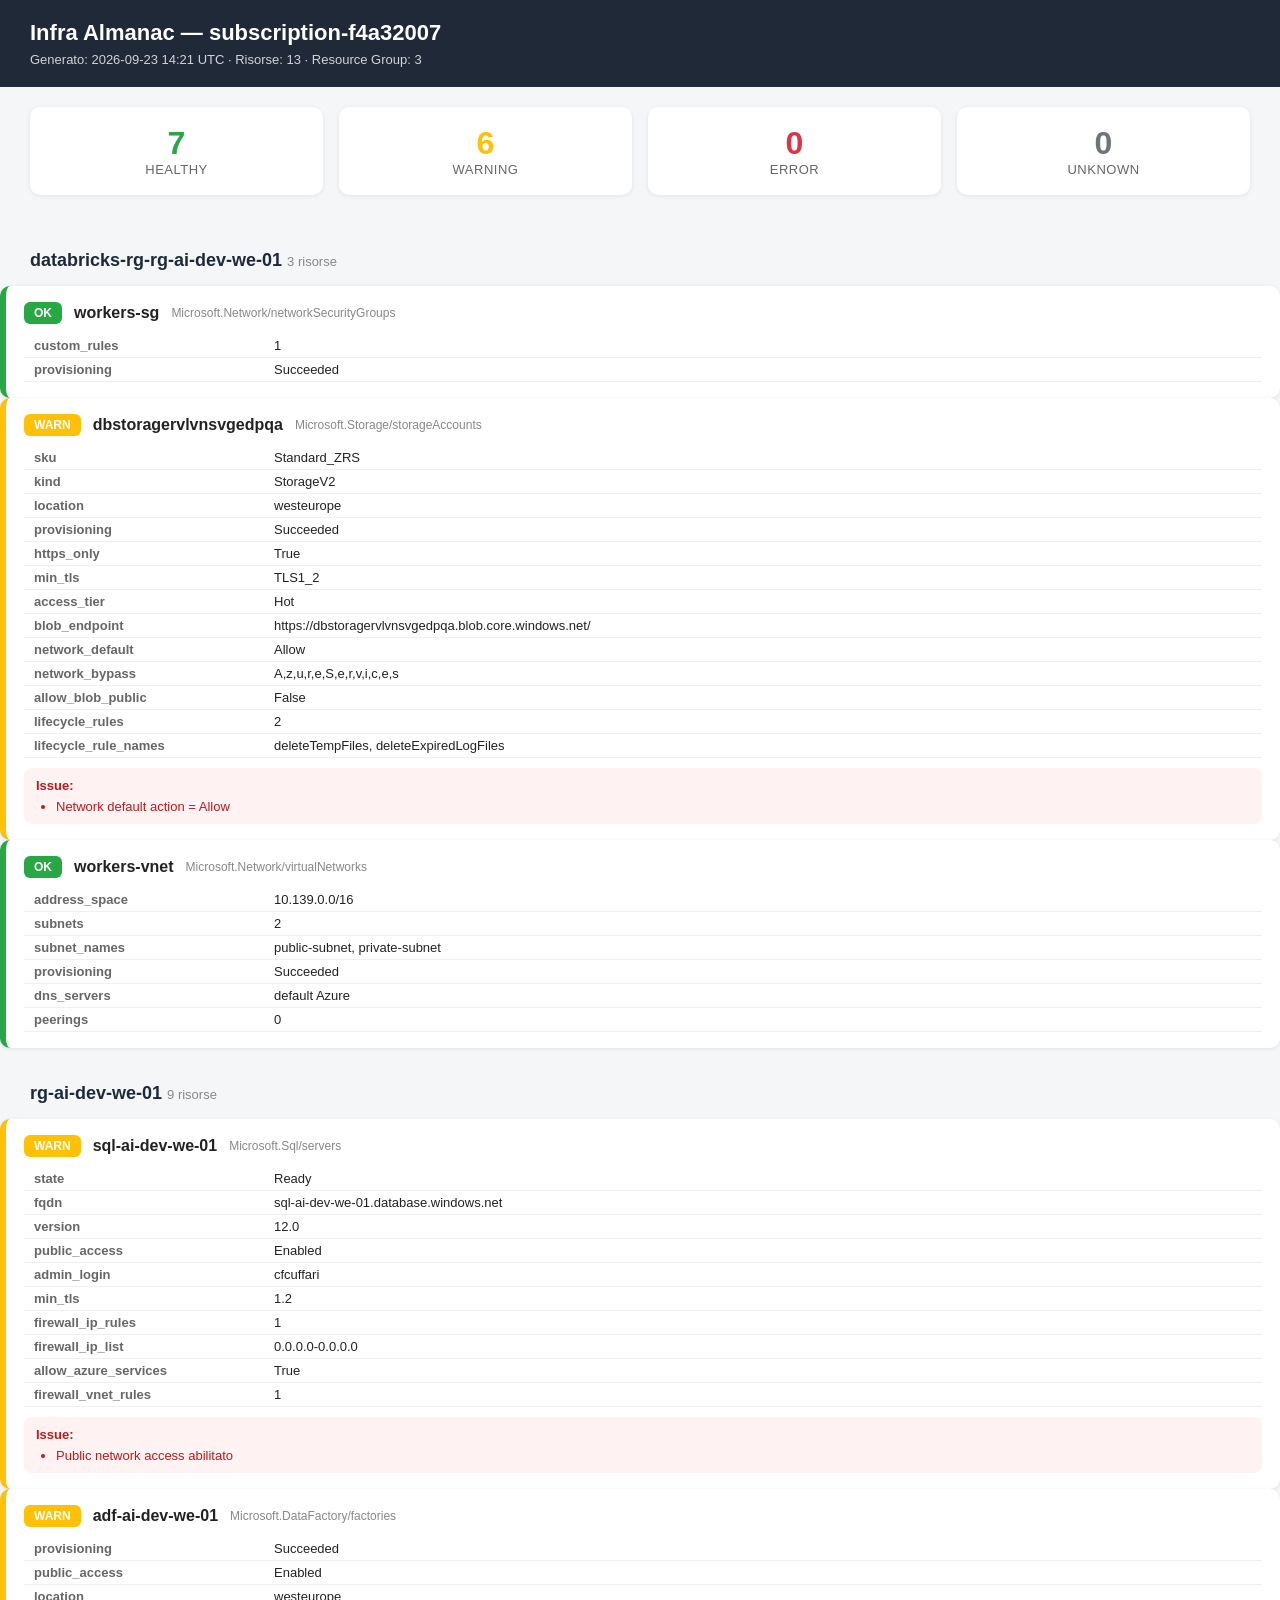
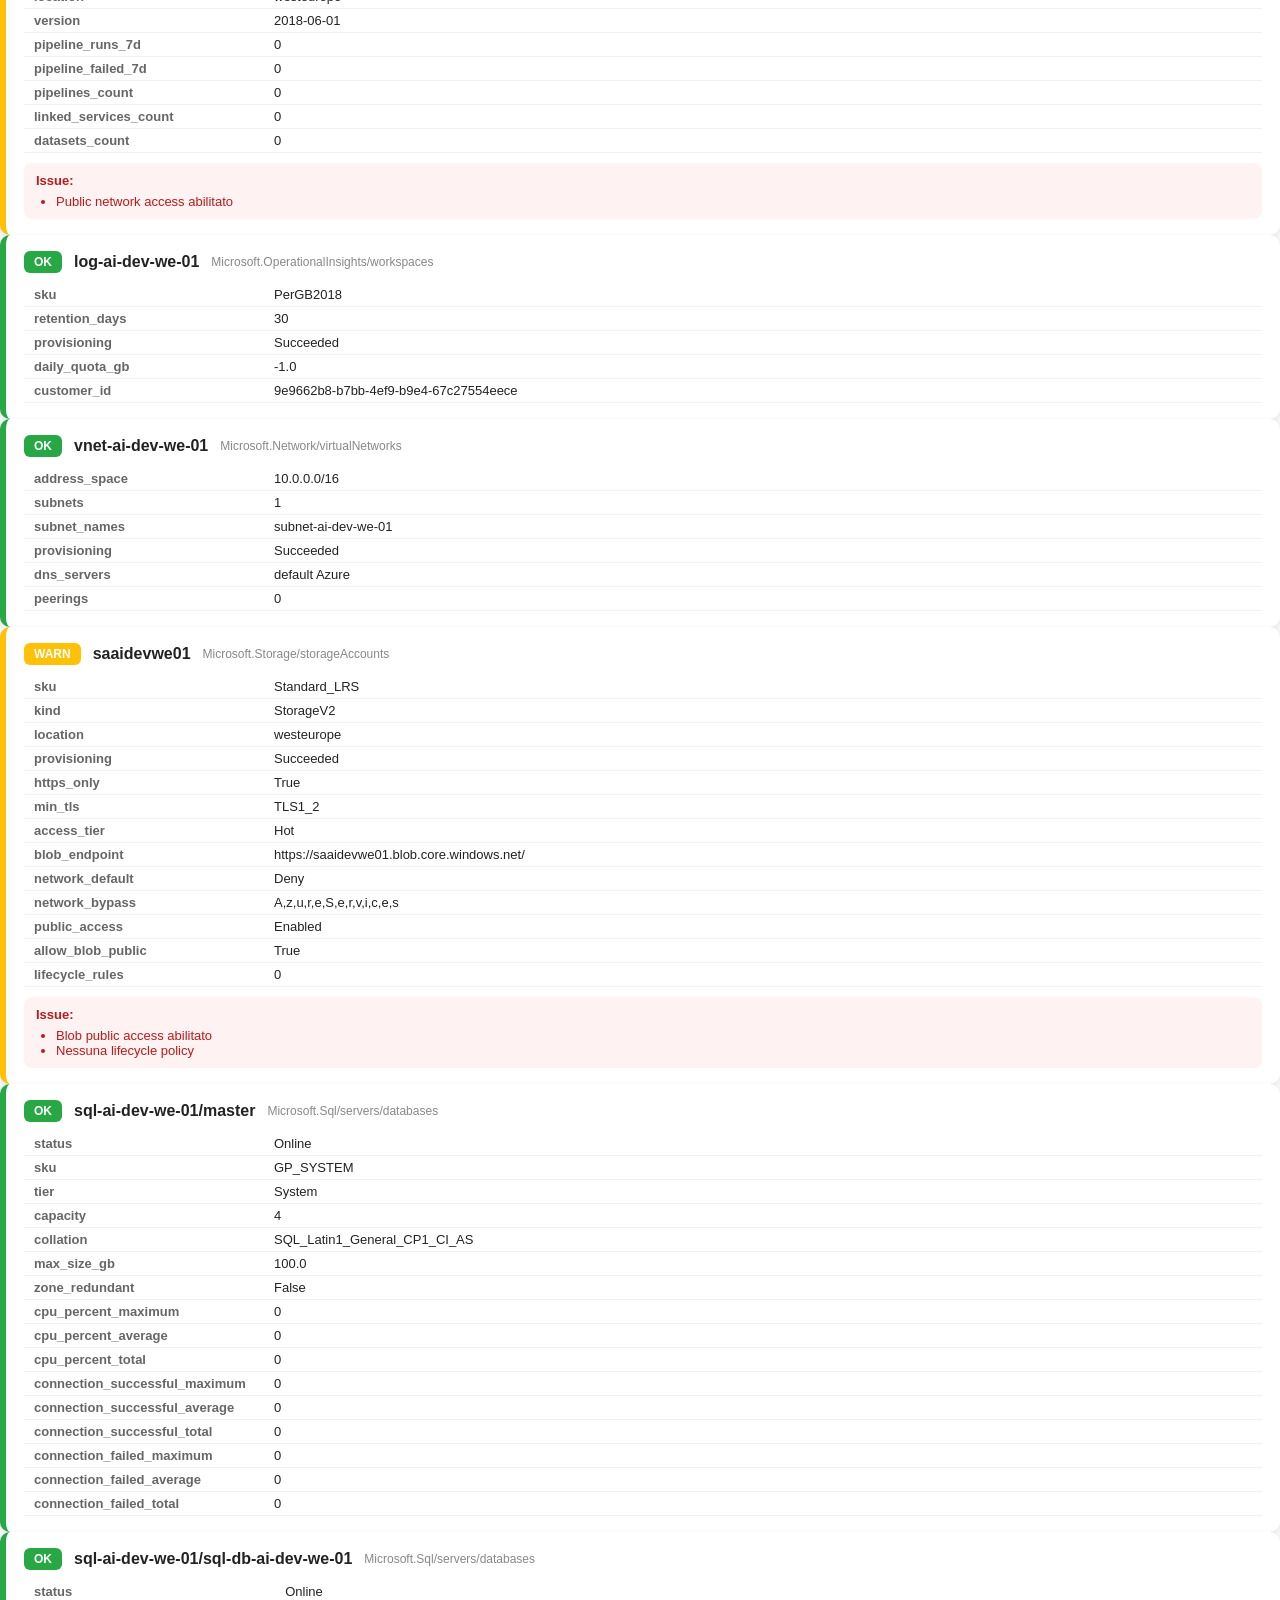
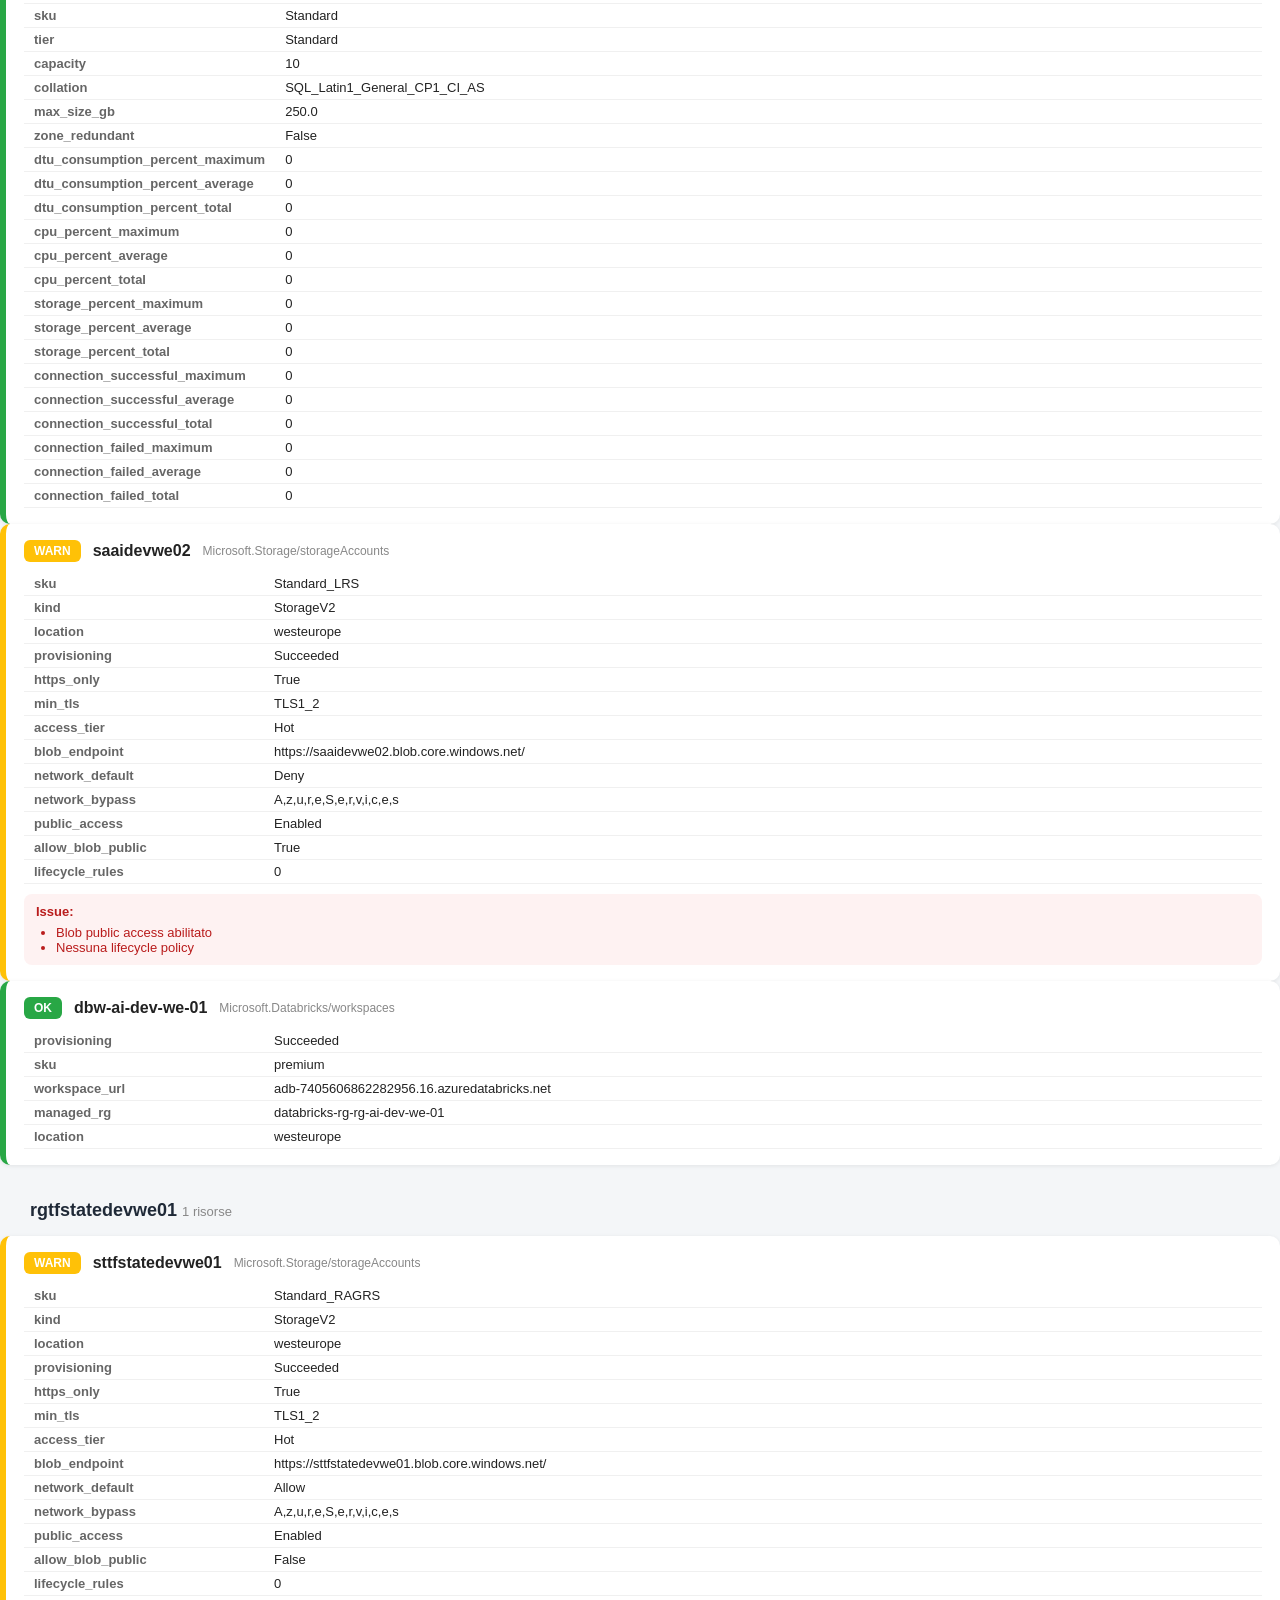
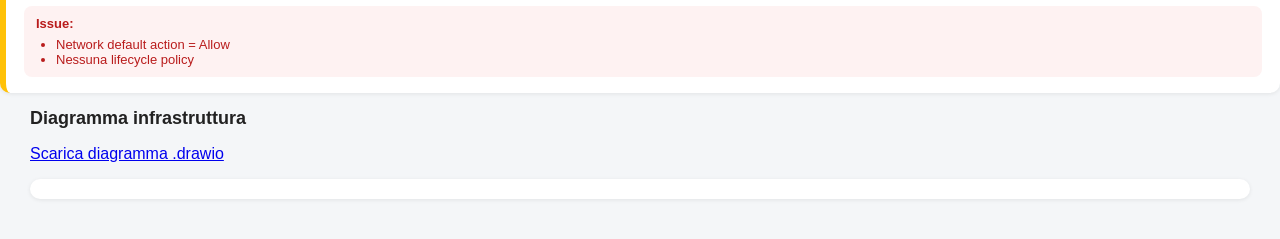
<file: docs/dashboards/dashboard-subscription-f4a32007-20260923-142139.html>
<!DOCTYPE html><html lang="it"><head><meta charset="utf-8"><title>Infra Almanac - subscription-f4a32007</title><style>
body { font-family:-apple-system,Segoe UI,Roboto,sans-serif; margin:0; background:#f4f6f8; color:#222; }
header { background:#1f2937; color:#fff; padding:20px 30px; }
header h1 { margin:0 0 6px 0; font-size:22px; }
header .meta { font-size:13px; opacity:.8; }
.summary { display:flex; gap:16px; padding:20px 30px; }
.kpi { flex:1; background:#fff; border-radius:10px; padding:18px; box-shadow:0 1px 4px rgba(0,0,0,.08); text-align:center; }
.kpi .num { font-size:32px; font-weight:700; }
.kpi .lbl { font-size:13px; color:#666; text-transform:uppercase; letter-spacing:.5px; }
.rg-title { padding:20px 30px 0 30px; font-size:18px; color:#1f2937; }
.rg-count { font-size:13px; color:#888; font-weight:400; }
.cards { padding:10px 30px 30px 30px; display:grid; gap:14px; }
.card { background:#fff; border-radius:10px; padding:16px 18px; box-shadow:0 1px 4px rgba(0,0,0,.08); }
.card-head { display:flex; align-items:center; gap:12px; flex-wrap:wrap; margin-bottom:10px; }
.badge { color:#fff; font-weight:700; font-size:12px; padding:4px 10px; border-radius:6px; }
.rname { font-weight:600; font-size:16px; }
.rtype { color:#888; font-size:12px; }
table.metrics { width:100%; border-collapse:collapse; font-size:13px; }
table.metrics td { padding:4px 10px; border-bottom:1px solid #f0f0f0; vertical-align:top; }
table.metrics td.k { color:#666; width:220px; font-weight:600; }
table.metrics td.v { color:#222; word-break:break-all; }
.issues { margin-top:10px; padding:10px 12px; background:#fef2f2; border-radius:8px; color:#b91c1c; font-size:13px; }
.issues ul { margin:6px 0 0 0; padding-left:20px; }
.section { padding:0 30px 40px 30px; }
.section h2 { font-size:18px; }
.diagram-wrap { background:#fff; border-radius:10px; padding:10px; box-shadow:0 1px 4px rgba(0,0,0,.08); overflow:auto; }
</style></head><body>
<header><h1>Infra Almanac &mdash; subscription-f4a32007</h1><div class="meta">Generato: 2026-09-23 14:21 UTC &middot; Risorse: 13 &middot; Resource Group: 3</div></header>
<div class="summary">
<div class="kpi"><div class="num" style="color:#28a745">7</div><div class="lbl">Healthy</div></div>
<div class="kpi"><div class="num" style="color:#ffc107">6</div><div class="lbl">Warning</div></div>
<div class="kpi"><div class="num" style="color:#dc3545">0</div><div class="lbl">Error</div></div>
<div class="kpi"><div class="num" style="color:#6c757d">0</div><div class="lbl">Unknown</div></div>
</div>
<h2 class="rg-title">databricks-rg-rg-ai-dev-we-01 <span class="rg-count">3 risorse</span></h2><div class="card" style="border-left:6px solid #28a745;"><div class="card-head"><span class="badge" style="background:#28a745;">OK</span><span class="rname">workers-sg</span><span class="rtype">Microsoft.Network/networkSecurityGroups</span></div><table class="metrics"><tr><td class="k">custom_rules</td><td class="v">1</td></tr><tr><td class="k">provisioning</td><td class="v">Succeeded</td></tr></table></div><div class="card" style="border-left:6px solid #ffc107;"><div class="card-head"><span class="badge" style="background:#ffc107;">WARN</span><span class="rname">dbstoragervlvnsvgedpqa</span><span class="rtype">Microsoft.Storage/storageAccounts</span></div><table class="metrics"><tr><td class="k">sku</td><td class="v">Standard_ZRS</td></tr><tr><td class="k">kind</td><td class="v">StorageV2</td></tr><tr><td class="k">location</td><td class="v">westeurope</td></tr><tr><td class="k">provisioning</td><td class="v">Succeeded</td></tr><tr><td class="k">https_only</td><td class="v">True</td></tr><tr><td class="k">min_tls</td><td class="v">TLS1_2</td></tr><tr><td class="k">access_tier</td><td class="v">Hot</td></tr><tr><td class="k">blob_endpoint</td><td class="v">https://dbstoragervlvnsvgedpqa.blob.core.windows.net/</td></tr><tr><td class="k">network_default</td><td class="v">Allow</td></tr><tr><td class="k">network_bypass</td><td class="v">A,z,u,r,e,S,e,r,v,i,c,e,s</td></tr><tr><td class="k">allow_blob_public</td><td class="v">False</td></tr><tr><td class="k">lifecycle_rules</td><td class="v">2</td></tr><tr><td class="k">lifecycle_rule_names</td><td class="v">deleteTempFiles, deleteExpiredLogFiles</td></tr></table><div class="issues"><b>Issue:</b><ul><li>Network default action = Allow</li></ul></div></div><div class="card" style="border-left:6px solid #28a745;"><div class="card-head"><span class="badge" style="background:#28a745;">OK</span><span class="rname">workers-vnet</span><span class="rtype">Microsoft.Network/virtualNetworks</span></div><table class="metrics"><tr><td class="k">address_space</td><td class="v">10.139.0.0/16</td></tr><tr><td class="k">subnets</td><td class="v">2</td></tr><tr><td class="k">subnet_names</td><td class="v">public-subnet, private-subnet</td></tr><tr><td class="k">provisioning</td><td class="v">Succeeded</td></tr><tr><td class="k">dns_servers</td><td class="v">default Azure</td></tr><tr><td class="k">peerings</td><td class="v">0</td></tr></table></div><h2 class="rg-title">rg-ai-dev-we-01 <span class="rg-count">9 risorse</span></h2><div class="card" style="border-left:6px solid #ffc107;"><div class="card-head"><span class="badge" style="background:#ffc107;">WARN</span><span class="rname">sql-ai-dev-we-01</span><span class="rtype">Microsoft.Sql/servers</span></div><table class="metrics"><tr><td class="k">state</td><td class="v">Ready</td></tr><tr><td class="k">fqdn</td><td class="v">sql-ai-dev-we-01.database.windows.net</td></tr><tr><td class="k">version</td><td class="v">12.0</td></tr><tr><td class="k">public_access</td><td class="v">Enabled</td></tr><tr><td class="k">admin_login</td><td class="v">cfcuffari</td></tr><tr><td class="k">min_tls</td><td class="v">1.2</td></tr><tr><td class="k">firewall_ip_rules</td><td class="v">1</td></tr><tr><td class="k">firewall_ip_list</td><td class="v">0.0.0.0-0.0.0.0</td></tr><tr><td class="k">allow_azure_services</td><td class="v">True</td></tr><tr><td class="k">firewall_vnet_rules</td><td class="v">1</td></tr></table><div class="issues"><b>Issue:</b><ul><li>Public network access abilitato</li></ul></div></div><div class="card" style="border-left:6px solid #ffc107;"><div class="card-head"><span class="badge" style="background:#ffc107;">WARN</span><span class="rname">adf-ai-dev-we-01</span><span class="rtype">Microsoft.DataFactory/factories</span></div><table class="metrics"><tr><td class="k">provisioning</td><td class="v">Succeeded</td></tr><tr><td class="k">public_access</td><td class="v">Enabled</td></tr><tr><td class="k">location</td><td class="v">westeurope</td></tr><tr><td class="k">version</td><td class="v">2018-06-01</td></tr><tr><td class="k">pipeline_runs_7d</td><td class="v">0</td></tr><tr><td class="k">pipeline_failed_7d</td><td class="v">0</td></tr><tr><td class="k">pipelines_count</td><td class="v">0</td></tr><tr><td class="k">linked_services_count</td><td class="v">0</td></tr><tr><td class="k">datasets_count</td><td class="v">0</td></tr></table><div class="issues"><b>Issue:</b><ul><li>Public network access abilitato</li></ul></div></div><div class="card" style="border-left:6px solid #28a745;"><div class="card-head"><span class="badge" style="background:#28a745;">OK</span><span class="rname">log-ai-dev-we-01</span><span class="rtype">Microsoft.OperationalInsights/workspaces</span></div><table class="metrics"><tr><td class="k">sku</td><td class="v">PerGB2018</td></tr><tr><td class="k">retention_days</td><td class="v">30</td></tr><tr><td class="k">provisioning</td><td class="v">Succeeded</td></tr><tr><td class="k">daily_quota_gb</td><td class="v">-1.0</td></tr><tr><td class="k">customer_id</td><td class="v">9e9662b8-b7bb-4ef9-b9e4-67c27554eece</td></tr></table></div><div class="card" style="border-left:6px solid #28a745;"><div class="card-head"><span class="badge" style="background:#28a745;">OK</span><span class="rname">vnet-ai-dev-we-01</span><span class="rtype">Microsoft.Network/virtualNetworks</span></div><table class="metrics"><tr><td class="k">address_space</td><td class="v">10.0.0.0/16</td></tr><tr><td class="k">subnets</td><td class="v">1</td></tr><tr><td class="k">subnet_names</td><td class="v">subnet-ai-dev-we-01</td></tr><tr><td class="k">provisioning</td><td class="v">Succeeded</td></tr><tr><td class="k">dns_servers</td><td class="v">default Azure</td></tr><tr><td class="k">peerings</td><td class="v">0</td></tr></table></div><div class="card" style="border-left:6px solid #ffc107;"><div class="card-head"><span class="badge" style="background:#ffc107;">WARN</span><span class="rname">saaidevwe01</span><span class="rtype">Microsoft.Storage/storageAccounts</span></div><table class="metrics"><tr><td class="k">sku</td><td class="v">Standard_LRS</td></tr><tr><td class="k">kind</td><td class="v">StorageV2</td></tr><tr><td class="k">location</td><td class="v">westeurope</td></tr><tr><td class="k">provisioning</td><td class="v">Succeeded</td></tr><tr><td class="k">https_only</td><td class="v">True</td></tr><tr><td class="k">min_tls</td><td class="v">TLS1_2</td></tr><tr><td class="k">access_tier</td><td class="v">Hot</td></tr><tr><td class="k">blob_endpoint</td><td class="v">https://saaidevwe01.blob.core.windows.net/</td></tr><tr><td class="k">network_default</td><td class="v">Deny</td></tr><tr><td class="k">network_bypass</td><td class="v">A,z,u,r,e,S,e,r,v,i,c,e,s</td></tr><tr><td class="k">public_access</td><td class="v">Enabled</td></tr><tr><td class="k">allow_blob_public</td><td class="v">True</td></tr><tr><td class="k">lifecycle_rules</td><td class="v">0</td></tr></table><div class="issues"><b>Issue:</b><ul><li>Blob public access abilitato</li><li>Nessuna lifecycle policy</li></ul></div></div><div class="card" style="border-left:6px solid #28a745;"><div class="card-head"><span class="badge" style="background:#28a745;">OK</span><span class="rname">sql-ai-dev-we-01/master</span><span class="rtype">Microsoft.Sql/servers/databases</span></div><table class="metrics"><tr><td class="k">status</td><td class="v">Online</td></tr><tr><td class="k">sku</td><td class="v">GP_SYSTEM</td></tr><tr><td class="k">tier</td><td class="v">System</td></tr><tr><td class="k">capacity</td><td class="v">4</td></tr><tr><td class="k">collation</td><td class="v">SQL_Latin1_General_CP1_CI_AS</td></tr><tr><td class="k">max_size_gb</td><td class="v">100.0</td></tr><tr><td class="k">zone_redundant</td><td class="v">False</td></tr><tr><td class="k">cpu_percent_maximum</td><td class="v">0</td></tr><tr><td class="k">cpu_percent_average</td><td class="v">0</td></tr><tr><td class="k">cpu_percent_total</td><td class="v">0</td></tr><tr><td class="k">connection_successful_maximum</td><td class="v">0</td></tr><tr><td class="k">connection_successful_average</td><td class="v">0</td></tr><tr><td class="k">connection_successful_total</td><td class="v">0</td></tr><tr><td class="k">connection_failed_maximum</td><td class="v">0</td></tr><tr><td class="k">connection_failed_average</td><td class="v">0</td></tr><tr><td class="k">connection_failed_total</td><td class="v">0</td></tr></table></div><div class="card" style="border-left:6px solid #28a745;"><div class="card-head"><span class="badge" style="background:#28a745;">OK</span><span class="rname">sql-ai-dev-we-01/sql-db-ai-dev-we-01</span><span class="rtype">Microsoft.Sql/servers/databases</span></div><table class="metrics"><tr><td class="k">status</td><td class="v">Online</td></tr><tr><td class="k">sku</td><td class="v">Standard</td></tr><tr><td class="k">tier</td><td class="v">Standard</td></tr><tr><td class="k">capacity</td><td class="v">10</td></tr><tr><td class="k">collation</td><td class="v">SQL_Latin1_General_CP1_CI_AS</td></tr><tr><td class="k">max_size_gb</td><td class="v">250.0</td></tr><tr><td class="k">zone_redundant</td><td class="v">False</td></tr><tr><td class="k">dtu_consumption_percent_maximum</td><td class="v">0</td></tr><tr><td class="k">dtu_consumption_percent_average</td><td class="v">0</td></tr><tr><td class="k">dtu_consumption_percent_total</td><td class="v">0</td></tr><tr><td class="k">cpu_percent_maximum</td><td class="v">0</td></tr><tr><td class="k">cpu_percent_average</td><td class="v">0</td></tr><tr><td class="k">cpu_percent_total</td><td class="v">0</td></tr><tr><td class="k">storage_percent_maximum</td><td class="v">0</td></tr><tr><td class="k">storage_percent_average</td><td class="v">0</td></tr><tr><td class="k">storage_percent_total</td><td class="v">0</td></tr><tr><td class="k">connection_successful_maximum</td><td class="v">0</td></tr><tr><td class="k">connection_successful_average</td><td class="v">0</td></tr><tr><td class="k">connection_successful_total</td><td class="v">0</td></tr><tr><td class="k">connection_failed_maximum</td><td class="v">0</td></tr><tr><td class="k">connection_failed_average</td><td class="v">0</td></tr><tr><td class="k">connection_failed_total</td><td class="v">0</td></tr></table></div><div class="card" style="border-left:6px solid #ffc107;"><div class="card-head"><span class="badge" style="background:#ffc107;">WARN</span><span class="rname">saaidevwe02</span><span class="rtype">Microsoft.Storage/storageAccounts</span></div><table class="metrics"><tr><td class="k">sku</td><td class="v">Standard_LRS</td></tr><tr><td class="k">kind</td><td class="v">StorageV2</td></tr><tr><td class="k">location</td><td class="v">westeurope</td></tr><tr><td class="k">provisioning</td><td class="v">Succeeded</td></tr><tr><td class="k">https_only</td><td class="v">True</td></tr><tr><td class="k">min_tls</td><td class="v">TLS1_2</td></tr><tr><td class="k">access_tier</td><td class="v">Hot</td></tr><tr><td class="k">blob_endpoint</td><td class="v">https://saaidevwe02.blob.core.windows.net/</td></tr><tr><td class="k">network_default</td><td class="v">Deny</td></tr><tr><td class="k">network_bypass</td><td class="v">A,z,u,r,e,S,e,r,v,i,c,e,s</td></tr><tr><td class="k">public_access</td><td class="v">Enabled</td></tr><tr><td class="k">allow_blob_public</td><td class="v">True</td></tr><tr><td class="k">lifecycle_rules</td><td class="v">0</td></tr></table><div class="issues"><b>Issue:</b><ul><li>Blob public access abilitato</li><li>Nessuna lifecycle policy</li></ul></div></div><div class="card" style="border-left:6px solid #28a745;"><div class="card-head"><span class="badge" style="background:#28a745;">OK</span><span class="rname">dbw-ai-dev-we-01</span><span class="rtype">Microsoft.Databricks/workspaces</span></div><table class="metrics"><tr><td class="k">provisioning</td><td class="v">Succeeded</td></tr><tr><td class="k">sku</td><td class="v">premium</td></tr><tr><td class="k">workspace_url</td><td class="v">adb-7405606862282956.16.azuredatabricks.net</td></tr><tr><td class="k">managed_rg</td><td class="v">databricks-rg-rg-ai-dev-we-01</td></tr><tr><td class="k">location</td><td class="v">westeurope</td></tr></table></div><h2 class="rg-title">rgtfstatedevwe01 <span class="rg-count">1 risorse</span></h2><div class="card" style="border-left:6px solid #ffc107;"><div class="card-head"><span class="badge" style="background:#ffc107;">WARN</span><span class="rname">sttfstatedevwe01</span><span class="rtype">Microsoft.Storage/storageAccounts</span></div><table class="metrics"><tr><td class="k">sku</td><td class="v">Standard_RAGRS</td></tr><tr><td class="k">kind</td><td class="v">StorageV2</td></tr><tr><td class="k">location</td><td class="v">westeurope</td></tr><tr><td class="k">provisioning</td><td class="v">Succeeded</td></tr><tr><td class="k">https_only</td><td class="v">True</td></tr><tr><td class="k">min_tls</td><td class="v">TLS1_2</td></tr><tr><td class="k">access_tier</td><td class="v">Hot</td></tr><tr><td class="k">blob_endpoint</td><td class="v">https://sttfstatedevwe01.blob.core.windows.net/</td></tr><tr><td class="k">network_default</td><td class="v">Allow</td></tr><tr><td class="k">network_bypass</td><td class="v">A,z,u,r,e,S,e,r,v,i,c,e,s</td></tr><tr><td class="k">public_access</td><td class="v">Enabled</td></tr><tr><td class="k">allow_blob_public</td><td class="v">False</td></tr><tr><td class="k">lifecycle_rules</td><td class="v">0</td></tr></table><div class="issues"><b>Issue:</b><ul><li>Network default action = Allow</li><li>Nessuna lifecycle policy</li></ul></div></div>
<div class="section"><h2>Diagramma infrastruttura</h2><p><a download="infra.drawio" href="[data-uri]">Scarica diagramma .drawio</a></p><div class="diagram-wrap"><div class="mxgraph" data-mxgraph='{"highlight":"#0000ff","nav":true,"resize":true,"toolbar":"zoom layers lightbox","xml":"<mxfile host=\"app.diagrams.net\" modified=\"2026-01-01T00:00:00.000Z\" agent=\"azure-diagram-tool\" version=\"24.0.0\">\n  <diagram id=\"infra-rg-ai-dev-we-01\" name=\"rg-ai-dev-we-01\">\n    <mxGraphModel dx=\"1422\" dy=\"798\" grid=\"1\" gridSize=\"10\" guides=\"1\" tooltips=\"1\" connect=\"1\" arrows=\"1\" fold=\"1\" page=\"1\" pageScale=\"1\" pageWidth=\"2400\" pageHeight=\"1600\" math=\"0\" shadow=\"0\">\n      <root>\n        <mxCell id=\"0\"/>\n        <mxCell id=\"1\" parent=\"0\"/>\n        <mxCell id=\"2\" value=\"CICD\" style=\"rounded=1;whiteSpace=wrap;html=1;fillColor=#e6e6e6;opacity=25;strokeColor=#666666;dashed=1;verticalAlign=top;fontStyle=1;fontSize=14;\" vertex=\"1\" parent=\"1\"><mxGeometry x=\"40\" y=\"40\" width=\"480\" height=\"180\" as=\"geometry\"/></mxCell>\n        <mxCell id=\"3\" value=\"IaC\" style=\"rounded=1;whiteSpace=wrap;html=1;fillColor=#e6e6e6;opacity=25;strokeColor=#666666;dashed=1;verticalAlign=top;fontStyle=1;fontSize=14;\" vertex=\"1\" parent=\"1\"><mxGeometry x=\"540\" y=\"40\" width=\"480\" height=\"180\" as=\"geometry\"/></mxCell>\n        <mxCell id=\"4\" value=\"Data Landing\" style=\"rounded=1;whiteSpace=wrap;html=1;fillColor=#dae8fc;opacity=25;strokeColor=#666666;dashed=1;verticalAlign=top;fontStyle=1;fontSize=14;\" vertex=\"1\" parent=\"1\"><mxGeometry x=\"40\" y=\"240\" width=\"480\" height=\"180\" as=\"geometry\"/></mxCell>\n        <mxCell id=\"5\" value=\"Data Transformation\" style=\"rounded=1;whiteSpace=wrap;html=1;fillColor=#ffe6cc;opacity=25;strokeColor=#666666;dashed=1;verticalAlign=top;fontStyle=1;fontSize=14;\" vertex=\"1\" parent=\"1\"><mxGeometry x=\"540\" y=\"240\" width=\"480\" height=\"180\" as=\"geometry\"/></mxCell>\n        <mxCell id=\"6\" value=\"Data Storage\" style=\"rounded=1;whiteSpace=wrap;html=1;fillColor=#d5e8d4;opacity=25;strokeColor=#666666;dashed=1;verticalAlign=top;fontStyle=1;fontSize=14;\" vertex=\"1\" parent=\"1\"><mxGeometry x=\"1040\" y=\"240\" width=\"480\" height=\"180\" as=\"geometry\"/></mxCell>\n        <mxCell id=\"7\" value=\"Logging\" style=\"rounded=1;whiteSpace=wrap;html=1;fillColor=#f8cecc;opacity=25;strokeColor=#666666;dashed=1;verticalAlign=top;fontStyle=1;fontSize=14;\" vertex=\"1\" parent=\"1\"><mxGeometry x=\"40\" y=\"440\" width=\"480\" height=\"180\" as=\"geometry\"/></mxCell>\n        <mxCell id=\"8\" value=\"Security\" style=\"rounded=1;whiteSpace=wrap;html=1;fillColor=#fff2cc;opacity=25;strokeColor=#666666;dashed=1;verticalAlign=top;fontStyle=1;fontSize=14;\" vertex=\"1\" parent=\"1\"><mxGeometry x=\"540\" y=\"440\" width=\"480\" height=\"180\" as=\"geometry\"/></mxCell>\n        <mxCell id=\"9\" value=\"IAM\" style=\"rounded=1;whiteSpace=wrap;html=1;fillColor=#fff2cc;opacity=25;strokeColor=#666666;dashed=1;verticalAlign=top;fontStyle=1;fontSize=14;\" vertex=\"1\" parent=\"1\"><mxGeometry x=\"1040\" y=\"440\" width=\"480\" height=\"180\" as=\"geometry\"/></mxCell>\n        <mxCell id=\"10\" value=\"SQL Server\nsql-ai-dev-we-01\" style=\"shape=mxgraph.azure.sql_servers;whiteSpace=wrap;html=1;fillColor=#d5e8d4;strokeColor=#82b366;verticalLabelPosition=bottom;verticalAlign=top;fontSize=11;\" vertex=\"1\" parent=\"1\"><mxGeometry x=\"1070\" y=\"290\" width=\"60\" height=\"60\" as=\"geometry\"/></mxCell>\n        <mxCell id=\"11\" value=\"SQL Server\nsql-ai-dev-we-01/master\" style=\"shape=mxgraph.azure.sql_servers;whiteSpace=wrap;html=1;fillColor=#d5e8d4;strokeColor=#82b366;verticalLabelPosition=bottom;verticalAlign=top;fontSize=11;\" vertex=\"1\" parent=\"1\"><mxGeometry x=\"1200\" y=\"290\" width=\"60\" height=\"60\" as=\"geometry\"/></mxCell>\n        <mxCell id=\"12\" value=\"SQL Server\nsql-ai-dev-we-01/sql-db-ai-dev-we-01\" style=\"shape=mxgraph.azure.sql_servers;whiteSpace=wrap;html=1;fillColor=#d5e8d4;strokeColor=#82b366;verticalLabelPosition=bottom;verticalAlign=top;fontSize=11;\" vertex=\"1\" parent=\"1\"><mxGeometry x=\"1330\" y=\"290\" width=\"60\" height=\"60\" as=\"geometry\"/></mxCell>\n        <mxCell id=\"13\" value=\"Data Factory\nadf-ai-dev-we-01\" style=\"shape=mxgraph.azure.data_factory;whiteSpace=wrap;html=1;fillColor=#ffe6cc;strokeColor=#d79b00;verticalLabelPosition=bottom;verticalAlign=top;fontSize=11;\" vertex=\"1\" parent=\"1\"><mxGeometry x=\"570\" y=\"290\" width=\"60\" height=\"60\" as=\"geometry\"/></mxCell>\n        <mxCell id=\"14\" value=\"Databricks\ndbw-ai-dev-we-01\" style=\"shape=mxgraph.azure.databricks;whiteSpace=wrap;html=1;fillColor=#e1d5e7;strokeColor=#9673a6;verticalLabelPosition=bottom;verticalAlign=top;fontSize=11;\" vertex=\"1\" parent=\"1\"><mxGeometry x=\"700\" y=\"290\" width=\"60\" height=\"60\" as=\"geometry\"/></mxCell>\n        <mxCell id=\"15\" value=\"Log Analytics\nlog-ai-dev-we-01\" style=\"shape=mxgraph.azure.log_analytics;whiteSpace=wrap;html=1;fillColor=#f8cecc;strokeColor=#b85450;verticalLabelPosition=bottom;verticalAlign=top;fontSize=11;\" vertex=\"1\" parent=\"1\"><mxGeometry x=\"70\" y=\"490\" width=\"60\" height=\"60\" as=\"geometry\"/></mxCell>\n        <mxCell id=\"16\" value=\"Storage\nsaaidevwe01\" style=\"shape=mxgraph.azure.storage_accounts;whiteSpace=wrap;html=1;fillColor=#dae8fc;strokeColor=#6c8ebf;verticalLabelPosition=bottom;verticalAlign=top;fontSize=11;\" vertex=\"1\" parent=\"1\"><mxGeometry x=\"70\" y=\"290\" width=\"60\" height=\"60\" as=\"geometry\"/></mxCell>\n        <mxCell id=\"17\" value=\"Storage\nsaaidevwe02\" style=\"shape=mxgraph.azure.storage_accounts;whiteSpace=wrap;html=1;fillColor=#dae8fc;strokeColor=#6c8ebf;verticalLabelPosition=bottom;verticalAlign=top;fontSize=11;\" vertex=\"1\" parent=\"1\"><mxGeometry x=\"200\" y=\"290\" width=\"60\" height=\"60\" as=\"geometry\"/></mxCell>\n        <mxCell id=\"18\" value=\"Networking\" style=\"rounded=1;whiteSpace=wrap;html=1;fillColor=#e1d5e7;opacity=25;strokeColor=#666666;dashed=1;verticalAlign=top;fontStyle=1;fontSize=14;\" vertex=\"1\" parent=\"1\"><mxGeometry x=\"1560\" y=\"40\" width=\"300\" height=\"580\" as=\"geometry\"/></mxCell>\n        <mxCell id=\"19\" value=\"VNet: vnet-ai-dev-we-01\" style=\"rounded=1;whiteSpace=wrap;html=1;fillColor=#dae8fc;strokeColor=#6c8ebf;fontSize=11;\" vertex=\"1\" parent=\"1\"><mxGeometry x=\"1590\" y=\"90\" width=\"200\" height=\"50\" as=\"geometry\"/></mxCell>\n        <mxCell id=\"20\" value=\"subnet: subnet-ai-dev-we-01\n[Microsoft.KeyVault, Microsoft.Storage, Microsoft.Sql]\" style=\"rounded=1;whiteSpace=wrap;html=1;fillColor=#dae8fc;strokeColor=#6c8ebf;fontSize=11;\" vertex=\"1\" parent=\"1\"><mxGeometry x=\"1590\" y=\"160\" width=\"240\" height=\"50\" as=\"geometry\"/></mxCell>\n        <mxCell id=\"21\" value=\"contiene\" style=\"edgeStyle=orthogonalEdgeStyle;rounded=1;html=1;dashed=1;strokeColor=#6c8ebf;endArrow=block;endFill=1;fontSize=10;\" edge=\"1\" parent=\"1\" source=\"19\" target=\"20\"><mxGeometry relative=\"1\" as=\"geometry\"/></mxCell>\n        <mxCell id=\"22\" value=\"SE: Microsoft.Storage\" style=\"edgeStyle=orthogonalEdgeStyle;rounded=1;html=1;dashed=1;strokeColor=#6c8ebf;endArrow=block;endFill=1;fontSize=10;\" edge=\"1\" parent=\"1\" source=\"20\" target=\"16\"><mxGeometry relative=\"1\" as=\"geometry\"/></mxCell>\n        <mxCell id=\"23\" value=\"SE: Microsoft.Storage\" style=\"edgeStyle=orthogonalEdgeStyle;rounded=1;html=1;dashed=1;strokeColor=#6c8ebf;endArrow=block;endFill=1;fontSize=10;\" edge=\"1\" parent=\"1\" source=\"20\" target=\"17\"><mxGeometry relative=\"1\" as=\"geometry\"/></mxCell>\n        <mxCell id=\"24\" value=\"SE: Microsoft.Sql\" style=\"edgeStyle=orthogonalEdgeStyle;rounded=1;html=1;dashed=1;strokeColor=#6c8ebf;endArrow=block;endFill=1;fontSize=10;\" edge=\"1\" parent=\"1\" source=\"20\" target=\"10\"><mxGeometry relative=\"1\" as=\"geometry\"/></mxCell>\n        <mxCell id=\"25\" value=\"SE: Microsoft.Sql\" style=\"edgeStyle=orthogonalEdgeStyle;rounded=1;html=1;dashed=1;strokeColor=#6c8ebf;endArrow=block;endFill=1;fontSize=10;\" edge=\"1\" parent=\"1\" source=\"20\" target=\"11\"><mxGeometry relative=\"1\" as=\"geometry\"/></mxCell>\n        <mxCell id=\"26\" value=\"SE: Microsoft.Sql\" style=\"edgeStyle=orthogonalEdgeStyle;rounded=1;html=1;dashed=1;strokeColor=#6c8ebf;endArrow=block;endFill=1;fontSize=10;\" edge=\"1\" parent=\"1\" source=\"20\" target=\"12\"><mxGeometry relative=\"1\" as=\"geometry\"/></mxCell>\n        <mxCell id=\"27\" value=\"ACL: saaidevwe01\ndefault=Deny bypass=AzureServices\nip=0 vnet=1\" style=\"rounded=1;whiteSpace=wrap;html=1;fillColor=#fff2cc;strokeColor=#d6b656;fontSize=11;\" vertex=\"1\" parent=\"1\"><mxGeometry x=\"40\" y=\"660\" width=\"300\" height=\"70\" as=\"geometry\"/></mxCell>\n        <mxCell id=\"28\" value=\"ACL\" style=\"edgeStyle=orthogonalEdgeStyle;rounded=1;html=1;dashed=1;strokeColor=#d6b656;endArrow=block;endFill=1;fontSize=10;\" edge=\"1\" parent=\"1\" source=\"27\" target=\"16\"><mxGeometry relative=\"1\" as=\"geometry\"/></mxCell>\n        <mxCell id=\"29\" value=\"vnet rule\" style=\"edgeStyle=orthogonalEdgeStyle;rounded=1;html=1;dashed=1;strokeColor=#d6b656;endArrow=block;endFill=1;fontSize=10;\" edge=\"1\" parent=\"1\" source=\"27\" target=\"20\"><mxGeometry relative=\"1\" as=\"geometry\"/></mxCell>\n        <mxCell id=\"30\" value=\"ACL: saaidevwe02\ndefault=Deny bypass=AzureServices\nip=0 vnet=1\" style=\"rounded=1;whiteSpace=wrap;html=1;fillColor=#fff2cc;strokeColor=#d6b656;fontSize=11;\" vertex=\"1\" parent=\"1\"><mxGeometry x=\"360\" y=\"660\" width=\"300\" height=\"70\" as=\"geometry\"/></mxCell>\n        <mxCell id=\"31\" value=\"ACL\" style=\"edgeStyle=orthogonalEdgeStyle;rounded=1;html=1;dashed=1;strokeColor=#d6b656;endArrow=block;endFill=1;fontSize=10;\" edge=\"1\" parent=\"1\" source=\"30\" target=\"17\"><mxGeometry relative=\"1\" as=\"geometry\"/></mxCell>\n        <mxCell id=\"32\" value=\"vnet rule\" style=\"edgeStyle=orthogonalEdgeStyle;rounded=1;html=1;dashed=1;strokeColor=#d6b656;endArrow=block;endFill=1;fontSize=10;\" edge=\"1\" parent=\"1\" source=\"30\" target=\"20\"><mxGeometry relative=\"1\" as=\"geometry\"/></mxCell>\n        <mxCell id=\"33\" value=\"diagnostic\" style=\"edgeStyle=orthogonalEdgeStyle;rounded=1;html=1;dashed=1;strokeColor=#b85450;endArrow=block;endFill=1;fontSize=10;\" edge=\"1\" parent=\"1\" source=\"10\" target=\"15\"><mxGeometry relative=\"1\" as=\"geometry\"/></mxCell>\n        <mxCell id=\"34\" value=\"diagnostic\" style=\"edgeStyle=orthogonalEdgeStyle;rounded=1;html=1;dashed=1;strokeColor=#b85450;endArrow=block;endFill=1;fontSize=10;\" edge=\"1\" parent=\"1\" source=\"13\" target=\"15\"><mxGeometry relative=\"1\" as=\"geometry\"/></mxCell>\n        <mxCell id=\"35\" value=\"diagnostic\" style=\"edgeStyle=orthogonalEdgeStyle;rounded=1;html=1;dashed=1;strokeColor=#b85450;endArrow=block;endFill=1;fontSize=10;\" edge=\"1\" parent=\"1\" source=\"16\" target=\"15\"><mxGeometry relative=\"1\" as=\"geometry\"/></mxCell>\n        <mxCell id=\"36\" value=\"diagnostic\" style=\"edgeStyle=orthogonalEdgeStyle;rounded=1;html=1;dashed=1;strokeColor=#b85450;endArrow=block;endFill=1;fontSize=10;\" edge=\"1\" parent=\"1\" source=\"12\" target=\"15\"><mxGeometry relative=\"1\" as=\"geometry\"/></mxCell>\n        <mxCell id=\"37\" value=\"diagnostic\" style=\"edgeStyle=orthogonalEdgeStyle;rounded=1;html=1;dashed=1;strokeColor=#b85450;endArrow=block;endFill=1;fontSize=10;\" edge=\"1\" parent=\"1\" source=\"17\" target=\"15\"><mxGeometry relative=\"1\" as=\"geometry\"/></mxCell>\n      </root>\n    </mxGraphModel>\n  </diagram>\n</mxfile>\n"}'></div></div></div><script src="https://viewer.diagrams.net/js/viewer-static.min.js"></script>
</body></html>
</file>
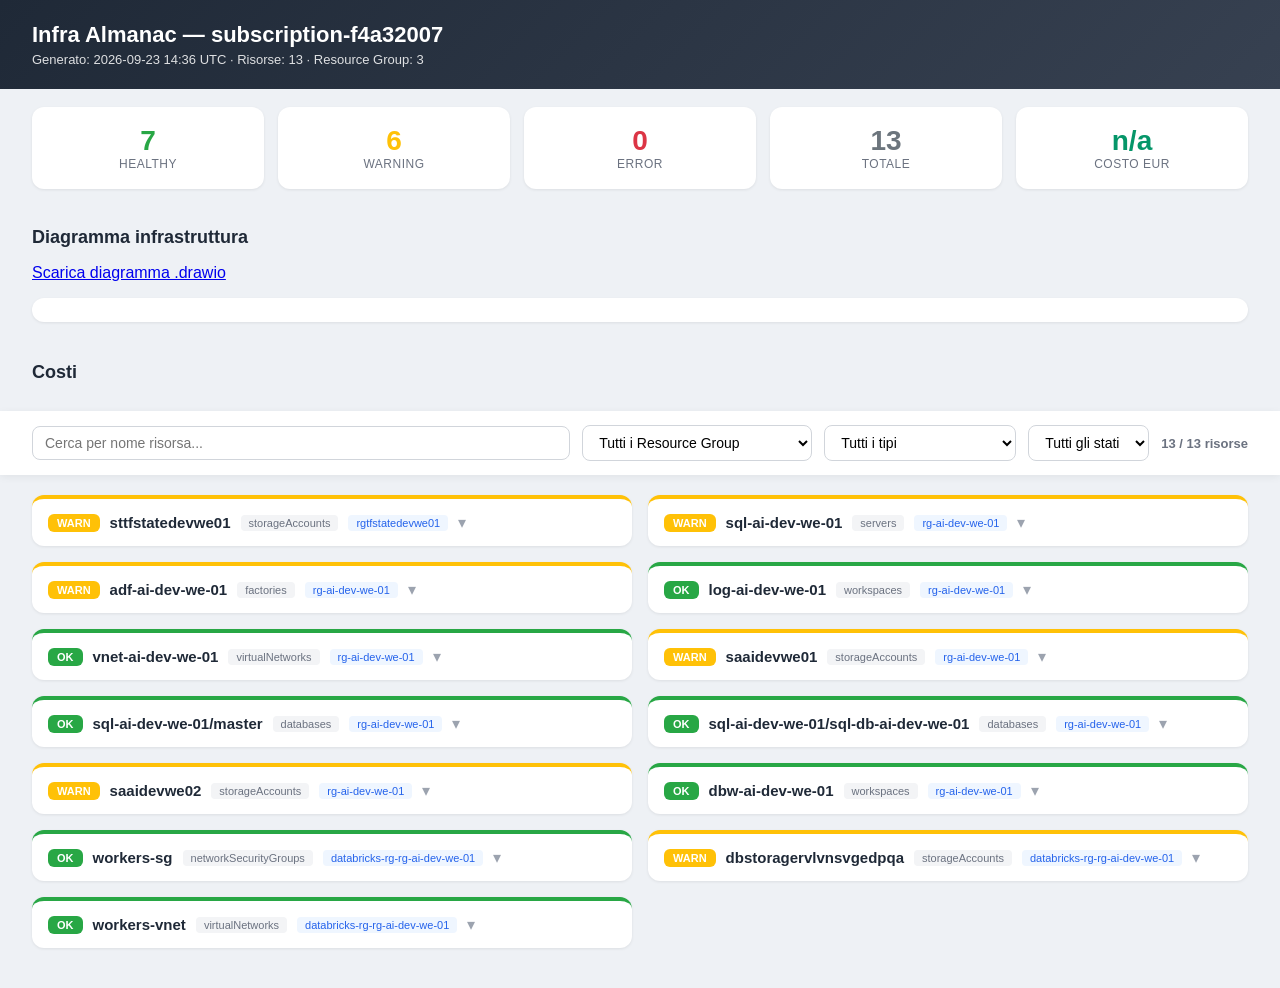
<file: docs/dashboards/dashboard-subscription-f4a32007-20260923-143600.html>
<!DOCTYPE html><html lang="it"><head><meta charset="utf-8"><title>Infra Almanac - subscription-f4a32007</title><style>*{box-sizing:border-box}body{font-family:-apple-system,Segoe UI,Roboto,sans-serif;margin:0;background:#eef1f5;color:#1f2937}header{background:linear-gradient(135deg,#1f2937,#374151);color:#fff;padding:22px 32px}header h1{margin:0 0 4px;font-size:22px}header .meta{font-size:13px;opacity:.85}.summary{display:grid;grid-template-columns:repeat(5,1fr);gap:14px;padding:18px 32px}.kpi{background:#fff;border-radius:12px;padding:16px;box-shadow:0 1px 3px rgba(0,0,0,.08);text-align:center;cursor:pointer;transition:.15s;border:2px solid transparent}.kpi:hover{transform:translateY(-2px);box-shadow:0 4px 12px rgba(0,0,0,.12)}.kpi.active{border-color:#2563eb}.kpi .num{font-size:28px;font-weight:700}.kpi .lbl{font-size:12px;color:#6b7280;text-transform:uppercase;letter-spacing:.5px}.filters{position:sticky;top:0;z-index:50;background:#fff;padding:14px 32px;display:flex;gap:12px;flex-wrap:wrap;align-items:center;box-shadow:0 2px 8px rgba(0,0,0,.06)}.filters input,.filters select{padding:8px 12px;border:1px solid #d1d5db;border-radius:8px;font-size:14px;background:#fff}.filters input{flex:1;min-width:200px}.filters .count{margin-left:auto;font-size:13px;color:#6b7280;font-weight:600}.diagram-section{padding:20px 32px}.diagram-section h2{font-size:18px;margin:0 0 8px}.diagram-wrap{background:#fff;border-radius:12px;padding:12px;box-shadow:0 1px 3px rgba(0,0,0,.08);overflow:auto}.grid{padding:20px 32px 40px;display:grid;grid-template-columns:repeat(auto-fill,minmax(420px,1fr));gap:16px}.card{background:#fff;border-radius:12px;box-shadow:0 1px 3px rgba(0,0,0,.08);overflow:hidden;transition:.15s}.card:hover{box-shadow:0 4px 14px rgba(0,0,0,.12)}.card-head{display:flex;align-items:center;gap:10px;padding:14px 16px;cursor:pointer;flex-wrap:wrap}.badge{color:#fff;font-weight:700;font-size:11px;padding:3px 9px;border-radius:6px}.rname{font-weight:600;font-size:15px}.rtype{color:#6b7280;font-size:11px;background:#f3f4f6;padding:2px 8px;border-radius:4px}.rg-tag{color:#2563eb;font-size:11px;background:#eff6ff;padding:2px 8px;border-radius:4px}.cost-tag{margin-left:auto;font-weight:700;color:#059669;font-size:13px}.chev{color:#9ca3af;transition:.2s}.card.open .chev{transform:rotate(180deg)}.card-body{display:none;padding:0 16px 16px}.card.open .card-body{display:block}table.metrics{width:100%;border-collapse:collapse;font-size:13px}table.metrics td{padding:5px 8px;border-bottom:1px solid #f3f4f6;vertical-align:top}table.metrics td.k{color:#6b7280;width:180px;font-weight:600}table.metrics td.v{color:#1f2937;word-break:break-all}.issues{margin-top:10px;padding:10px 12px;background:#fef2f2;border-radius:8px;color:#b91c1c;font-size:13px}.issues ul{margin:6px 0 0;padding-left:20px}.costs-section{padding:20px 32px}.costs-section h2{font-size:18px;margin:0 0 8px}.costs-grid{display:grid;grid-template-columns:repeat(auto-fill,minmax(280px,1fr));gap:14px}.cost-card{background:#fff;border-radius:12px;padding:16px;box-shadow:0 1px 3px rgba(0,0,0,.08)}.cost-card .lbl{font-size:12px;color:#6b7280;text-transform:uppercase}.cost-card .val{font-size:24px;font-weight:700;color:#059669}.cost-card .sub{font-size:12px;color:#9ca3af}.empty{padding:40px;text-align:center;color:#9ca3af}</style></head><body><header><h1>Infra Almanac &mdash; subscription-f4a32007</h1><div class="meta">Generato: 2026-09-23 14:36 UTC &middot; Risorse: 13 &middot; Resource Group: 3</div></header><div class="summary"><div class="kpi" data-filter="ok" onclick="filterHealth('ok')"><div class="num" style="color:#28a745">7</div><div class="lbl">Healthy</div></div><div class="kpi" data-filter="warn" onclick="filterHealth('warn')"><div class="num" style="color:#ffc107">6</div><div class="lbl">Warning</div></div><div class="kpi" data-filter="error" onclick="filterHealth('error')"><div class="num" style="color:#dc3545">0</div><div class="lbl">Error</div></div><div class="kpi" data-filter="all" onclick="filterHealth('all')"><div class="num" style="color:#6c757d">13</div><div class="lbl">Totale</div></div><div class="kpi"><div class="num" style="color:#059669">n/a</div><div class="lbl">Costo EUR</div></div></div><section class="diagram-section"><h2>Diagramma infrastruttura</h2><p><a download="infra.drawio" href="[data-uri]">Scarica diagramma .drawio</a></p><div class="diagram-wrap"><div class="mxgraph" data-mxgraph='{"highlight":"#0000ff","nav":true,"resize":true,"toolbar":"zoom layers lightbox","xml":"<mxfile host=\"app.diagrams.net\" modified=\"2026-01-01T00:00:00.000Z\" agent=\"azure-diagram-tool\" version=\"24.0.0\">\n  <diagram id=\"infra-rg-ai-dev-we-01\" name=\"rg-ai-dev-we-01\">\n    <mxGraphModel dx=\"1422\" dy=\"798\" grid=\"1\" gridSize=\"10\" guides=\"1\" tooltips=\"1\" connect=\"1\" arrows=\"1\" fold=\"1\" page=\"1\" pageScale=\"1\" pageWidth=\"2400\" pageHeight=\"1600\" math=\"0\" shadow=\"0\">\n      <root>\n        <mxCell id=\"0\"/>\n        <mxCell id=\"1\" parent=\"0\"/>\n        <mxCell id=\"2\" value=\"CICD\" style=\"rounded=1;whiteSpace=wrap;html=1;fillColor=#e6e6e6;opacity=25;strokeColor=#666666;dashed=1;verticalAlign=top;fontStyle=1;fontSize=14;\" vertex=\"1\" parent=\"1\"><mxGeometry x=\"40\" y=\"40\" width=\"480\" height=\"180\" as=\"geometry\"/></mxCell>\n        <mxCell id=\"3\" value=\"IaC\" style=\"rounded=1;whiteSpace=wrap;html=1;fillColor=#e6e6e6;opacity=25;strokeColor=#666666;dashed=1;verticalAlign=top;fontStyle=1;fontSize=14;\" vertex=\"1\" parent=\"1\"><mxGeometry x=\"540\" y=\"40\" width=\"480\" height=\"180\" as=\"geometry\"/></mxCell>\n        <mxCell id=\"4\" value=\"Data Landing\" style=\"rounded=1;whiteSpace=wrap;html=1;fillColor=#dae8fc;opacity=25;strokeColor=#666666;dashed=1;verticalAlign=top;fontStyle=1;fontSize=14;\" vertex=\"1\" parent=\"1\"><mxGeometry x=\"40\" y=\"240\" width=\"480\" height=\"180\" as=\"geometry\"/></mxCell>\n        <mxCell id=\"5\" value=\"Data Transformation\" style=\"rounded=1;whiteSpace=wrap;html=1;fillColor=#ffe6cc;opacity=25;strokeColor=#666666;dashed=1;verticalAlign=top;fontStyle=1;fontSize=14;\" vertex=\"1\" parent=\"1\"><mxGeometry x=\"540\" y=\"240\" width=\"480\" height=\"180\" as=\"geometry\"/></mxCell>\n        <mxCell id=\"6\" value=\"Data Storage\" style=\"rounded=1;whiteSpace=wrap;html=1;fillColor=#d5e8d4;opacity=25;strokeColor=#666666;dashed=1;verticalAlign=top;fontStyle=1;fontSize=14;\" vertex=\"1\" parent=\"1\"><mxGeometry x=\"1040\" y=\"240\" width=\"480\" height=\"180\" as=\"geometry\"/></mxCell>\n        <mxCell id=\"7\" value=\"Logging\" style=\"rounded=1;whiteSpace=wrap;html=1;fillColor=#f8cecc;opacity=25;strokeColor=#666666;dashed=1;verticalAlign=top;fontStyle=1;fontSize=14;\" vertex=\"1\" parent=\"1\"><mxGeometry x=\"40\" y=\"440\" width=\"480\" height=\"180\" as=\"geometry\"/></mxCell>\n        <mxCell id=\"8\" value=\"Security\" style=\"rounded=1;whiteSpace=wrap;html=1;fillColor=#fff2cc;opacity=25;strokeColor=#666666;dashed=1;verticalAlign=top;fontStyle=1;fontSize=14;\" vertex=\"1\" parent=\"1\"><mxGeometry x=\"540\" y=\"440\" width=\"480\" height=\"180\" as=\"geometry\"/></mxCell>\n        <mxCell id=\"9\" value=\"IAM\" style=\"rounded=1;whiteSpace=wrap;html=1;fillColor=#fff2cc;opacity=25;strokeColor=#666666;dashed=1;verticalAlign=top;fontStyle=1;fontSize=14;\" vertex=\"1\" parent=\"1\"><mxGeometry x=\"1040\" y=\"440\" width=\"480\" height=\"180\" as=\"geometry\"/></mxCell>\n        <mxCell id=\"10\" value=\"SQL Server\nsql-ai-dev-we-01\" style=\"shape=mxgraph.azure.sql_servers;whiteSpace=wrap;html=1;fillColor=#d5e8d4;strokeColor=#82b366;verticalLabelPosition=bottom;verticalAlign=top;fontSize=11;\" vertex=\"1\" parent=\"1\"><mxGeometry x=\"1070\" y=\"290\" width=\"60\" height=\"60\" as=\"geometry\"/></mxCell>\n        <mxCell id=\"11\" value=\"SQL Server\nsql-ai-dev-we-01/master\" style=\"shape=mxgraph.azure.sql_servers;whiteSpace=wrap;html=1;fillColor=#d5e8d4;strokeColor=#82b366;verticalLabelPosition=bottom;verticalAlign=top;fontSize=11;\" vertex=\"1\" parent=\"1\"><mxGeometry x=\"1200\" y=\"290\" width=\"60\" height=\"60\" as=\"geometry\"/></mxCell>\n        <mxCell id=\"12\" value=\"SQL Server\nsql-ai-dev-we-01/sql-db-ai-dev-we-01\" style=\"shape=mxgraph.azure.sql_servers;whiteSpace=wrap;html=1;fillColor=#d5e8d4;strokeColor=#82b366;verticalLabelPosition=bottom;verticalAlign=top;fontSize=11;\" vertex=\"1\" parent=\"1\"><mxGeometry x=\"1330\" y=\"290\" width=\"60\" height=\"60\" as=\"geometry\"/></mxCell>\n        <mxCell id=\"13\" value=\"Data Factory\nadf-ai-dev-we-01\" style=\"shape=mxgraph.azure.data_factory;whiteSpace=wrap;html=1;fillColor=#ffe6cc;strokeColor=#d79b00;verticalLabelPosition=bottom;verticalAlign=top;fontSize=11;\" vertex=\"1\" parent=\"1\"><mxGeometry x=\"570\" y=\"290\" width=\"60\" height=\"60\" as=\"geometry\"/></mxCell>\n        <mxCell id=\"14\" value=\"Databricks\ndbw-ai-dev-we-01\" style=\"shape=mxgraph.azure.databricks;whiteSpace=wrap;html=1;fillColor=#e1d5e7;strokeColor=#9673a6;verticalLabelPosition=bottom;verticalAlign=top;fontSize=11;\" vertex=\"1\" parent=\"1\"><mxGeometry x=\"700\" y=\"290\" width=\"60\" height=\"60\" as=\"geometry\"/></mxCell>\n        <mxCell id=\"15\" value=\"Log Analytics\nlog-ai-dev-we-01\" style=\"shape=mxgraph.azure.log_analytics;whiteSpace=wrap;html=1;fillColor=#f8cecc;strokeColor=#b85450;verticalLabelPosition=bottom;verticalAlign=top;fontSize=11;\" vertex=\"1\" parent=\"1\"><mxGeometry x=\"70\" y=\"490\" width=\"60\" height=\"60\" as=\"geometry\"/></mxCell>\n        <mxCell id=\"16\" value=\"Storage\nsaaidevwe01\" style=\"shape=mxgraph.azure.storage_accounts;whiteSpace=wrap;html=1;fillColor=#dae8fc;strokeColor=#6c8ebf;verticalLabelPosition=bottom;verticalAlign=top;fontSize=11;\" vertex=\"1\" parent=\"1\"><mxGeometry x=\"70\" y=\"290\" width=\"60\" height=\"60\" as=\"geometry\"/></mxCell>\n        <mxCell id=\"17\" value=\"Storage\nsaaidevwe02\" style=\"shape=mxgraph.azure.storage_accounts;whiteSpace=wrap;html=1;fillColor=#dae8fc;strokeColor=#6c8ebf;verticalLabelPosition=bottom;verticalAlign=top;fontSize=11;\" vertex=\"1\" parent=\"1\"><mxGeometry x=\"200\" y=\"290\" width=\"60\" height=\"60\" as=\"geometry\"/></mxCell>\n        <mxCell id=\"18\" value=\"Networking\" style=\"rounded=1;whiteSpace=wrap;html=1;fillColor=#e1d5e7;opacity=25;strokeColor=#666666;dashed=1;verticalAlign=top;fontStyle=1;fontSize=14;\" vertex=\"1\" parent=\"1\"><mxGeometry x=\"1560\" y=\"40\" width=\"300\" height=\"580\" as=\"geometry\"/></mxCell>\n        <mxCell id=\"19\" value=\"VNet: vnet-ai-dev-we-01\" style=\"rounded=1;whiteSpace=wrap;html=1;fillColor=#dae8fc;strokeColor=#6c8ebf;fontSize=11;\" vertex=\"1\" parent=\"1\"><mxGeometry x=\"1590\" y=\"90\" width=\"200\" height=\"50\" as=\"geometry\"/></mxCell>\n        <mxCell id=\"20\" value=\"subnet: subnet-ai-dev-we-01\n[Microsoft.KeyVault, Microsoft.Storage, Microsoft.Sql]\" style=\"rounded=1;whiteSpace=wrap;html=1;fillColor=#dae8fc;strokeColor=#6c8ebf;fontSize=11;\" vertex=\"1\" parent=\"1\"><mxGeometry x=\"1590\" y=\"160\" width=\"240\" height=\"50\" as=\"geometry\"/></mxCell>\n        <mxCell id=\"21\" value=\"contiene\" style=\"edgeStyle=orthogonalEdgeStyle;rounded=1;html=1;dashed=1;strokeColor=#6c8ebf;endArrow=block;endFill=1;fontSize=10;\" edge=\"1\" parent=\"1\" source=\"19\" target=\"20\"><mxGeometry relative=\"1\" as=\"geometry\"/></mxCell>\n        <mxCell id=\"22\" value=\"SE: Microsoft.Storage\" style=\"edgeStyle=orthogonalEdgeStyle;rounded=1;html=1;dashed=1;strokeColor=#6c8ebf;endArrow=block;endFill=1;fontSize=10;\" edge=\"1\" parent=\"1\" source=\"20\" target=\"16\"><mxGeometry relative=\"1\" as=\"geometry\"/></mxCell>\n        <mxCell id=\"23\" value=\"SE: Microsoft.Storage\" style=\"edgeStyle=orthogonalEdgeStyle;rounded=1;html=1;dashed=1;strokeColor=#6c8ebf;endArrow=block;endFill=1;fontSize=10;\" edge=\"1\" parent=\"1\" source=\"20\" target=\"17\"><mxGeometry relative=\"1\" as=\"geometry\"/></mxCell>\n        <mxCell id=\"24\" value=\"SE: Microsoft.Sql\" style=\"edgeStyle=orthogonalEdgeStyle;rounded=1;html=1;dashed=1;strokeColor=#6c8ebf;endArrow=block;endFill=1;fontSize=10;\" edge=\"1\" parent=\"1\" source=\"20\" target=\"10\"><mxGeometry relative=\"1\" as=\"geometry\"/></mxCell>\n        <mxCell id=\"25\" value=\"SE: Microsoft.Sql\" style=\"edgeStyle=orthogonalEdgeStyle;rounded=1;html=1;dashed=1;strokeColor=#6c8ebf;endArrow=block;endFill=1;fontSize=10;\" edge=\"1\" parent=\"1\" source=\"20\" target=\"11\"><mxGeometry relative=\"1\" as=\"geometry\"/></mxCell>\n        <mxCell id=\"26\" value=\"SE: Microsoft.Sql\" style=\"edgeStyle=orthogonalEdgeStyle;rounded=1;html=1;dashed=1;strokeColor=#6c8ebf;endArrow=block;endFill=1;fontSize=10;\" edge=\"1\" parent=\"1\" source=\"20\" target=\"12\"><mxGeometry relative=\"1\" as=\"geometry\"/></mxCell>\n        <mxCell id=\"27\" value=\"ACL: saaidevwe01\ndefault=Deny bypass=AzureServices\nip=0 vnet=1\" style=\"rounded=1;whiteSpace=wrap;html=1;fillColor=#fff2cc;strokeColor=#d6b656;fontSize=11;\" vertex=\"1\" parent=\"1\"><mxGeometry x=\"40\" y=\"660\" width=\"300\" height=\"70\" as=\"geometry\"/></mxCell>\n        <mxCell id=\"28\" value=\"ACL\" style=\"edgeStyle=orthogonalEdgeStyle;rounded=1;html=1;dashed=1;strokeColor=#d6b656;endArrow=block;endFill=1;fontSize=10;\" edge=\"1\" parent=\"1\" source=\"27\" target=\"16\"><mxGeometry relative=\"1\" as=\"geometry\"/></mxCell>\n        <mxCell id=\"29\" value=\"vnet rule\" style=\"edgeStyle=orthogonalEdgeStyle;rounded=1;html=1;dashed=1;strokeColor=#d6b656;endArrow=block;endFill=1;fontSize=10;\" edge=\"1\" parent=\"1\" source=\"27\" target=\"20\"><mxGeometry relative=\"1\" as=\"geometry\"/></mxCell>\n        <mxCell id=\"30\" value=\"ACL: saaidevwe02\ndefault=Deny bypass=AzureServices\nip=0 vnet=1\" style=\"rounded=1;whiteSpace=wrap;html=1;fillColor=#fff2cc;strokeColor=#d6b656;fontSize=11;\" vertex=\"1\" parent=\"1\"><mxGeometry x=\"360\" y=\"660\" width=\"300\" height=\"70\" as=\"geometry\"/></mxCell>\n        <mxCell id=\"31\" value=\"ACL\" style=\"edgeStyle=orthogonalEdgeStyle;rounded=1;html=1;dashed=1;strokeColor=#d6b656;endArrow=block;endFill=1;fontSize=10;\" edge=\"1\" parent=\"1\" source=\"30\" target=\"17\"><mxGeometry relative=\"1\" as=\"geometry\"/></mxCell>\n        <mxCell id=\"32\" value=\"vnet rule\" style=\"edgeStyle=orthogonalEdgeStyle;rounded=1;html=1;dashed=1;strokeColor=#d6b656;endArrow=block;endFill=1;fontSize=10;\" edge=\"1\" parent=\"1\" source=\"30\" target=\"20\"><mxGeometry relative=\"1\" as=\"geometry\"/></mxCell>\n        <mxCell id=\"33\" value=\"diagnostic\" style=\"edgeStyle=orthogonalEdgeStyle;rounded=1;html=1;dashed=1;strokeColor=#b85450;endArrow=block;endFill=1;fontSize=10;\" edge=\"1\" parent=\"1\" source=\"10\" target=\"15\"><mxGeometry relative=\"1\" as=\"geometry\"/></mxCell>\n        <mxCell id=\"34\" value=\"diagnostic\" style=\"edgeStyle=orthogonalEdgeStyle;rounded=1;html=1;dashed=1;strokeColor=#b85450;endArrow=block;endFill=1;fontSize=10;\" edge=\"1\" parent=\"1\" source=\"13\" target=\"15\"><mxGeometry relative=\"1\" as=\"geometry\"/></mxCell>\n        <mxCell id=\"35\" value=\"diagnostic\" style=\"edgeStyle=orthogonalEdgeStyle;rounded=1;html=1;dashed=1;strokeColor=#b85450;endArrow=block;endFill=1;fontSize=10;\" edge=\"1\" parent=\"1\" source=\"16\" target=\"15\"><mxGeometry relative=\"1\" as=\"geometry\"/></mxCell>\n        <mxCell id=\"36\" value=\"diagnostic\" style=\"edgeStyle=orthogonalEdgeStyle;rounded=1;html=1;dashed=1;strokeColor=#b85450;endArrow=block;endFill=1;fontSize=10;\" edge=\"1\" parent=\"1\" source=\"12\" target=\"15\"><mxGeometry relative=\"1\" as=\"geometry\"/></mxCell>\n        <mxCell id=\"37\" value=\"diagnostic\" style=\"edgeStyle=orthogonalEdgeStyle;rounded=1;html=1;dashed=1;strokeColor=#b85450;endArrow=block;endFill=1;fontSize=10;\" edge=\"1\" parent=\"1\" source=\"17\" target=\"15\"><mxGeometry relative=\"1\" as=\"geometry\"/></mxCell>\n      </root>\n    </mxGraphModel>\n  </diagram>\n</mxfile>\n"}'></div></div></section><script src="https://viewer.diagrams.net/js/viewer-static.min.js"></script><section class="costs-section"><h2>Costi</h2><div class="costs-grid"></div></section><div class="filters"><input id="q" type="text" placeholder="Cerca per nome risorsa..." oninput="applyFilters()"><select id="rg" onchange="applyFilters()"><option value="">Tutti i Resource Group</option><option value="databricks-rg-rg-ai-dev-we-01">databricks-rg-rg-ai-dev-we-01</option><option value="rg-ai-dev-we-01">rg-ai-dev-we-01</option><option value="rgtfstatedevwe01">rgtfstatedevwe01</option></select><select id="type" onchange="applyFilters()"><option value="">Tutti i tipi</option><option value="Microsoft.DataFactory/factories">factories</option><option value="Microsoft.Databricks/workspaces">workspaces</option><option value="Microsoft.Network/networkSecurityGroups">networkSecurityGroups</option><option value="Microsoft.Network/virtualNetworks">virtualNetworks</option><option value="Microsoft.OperationalInsights/workspaces">workspaces</option><option value="Microsoft.Sql/servers">servers</option><option value="Microsoft.Sql/servers/databases">databases</option><option value="Microsoft.Storage/storageAccounts">storageAccounts</option></select><select id="health" onchange="applyFilters()"><option value="">Tutti gli stati</option><option value="ok">Healthy</option><option value="warn">Warning</option><option value="error">Error</option></select><span class="count" id="count"></span></div><div class="grid" id="grid"><div class="card" data-rg="rgtfstatedevwe01" data-type="Microsoft.Storage/storageAccounts" data-health="warn" data-name="sttfstatedevwe01" style="border-top:4px solid #ffc107;"><div class="card-head" onclick="this.parentElement.classList.toggle('open')"><span class="badge" style="background:#ffc107;">WARN</span><span class="rname">sttfstatedevwe01</span><span class="rtype">storageAccounts</span><span class="rg-tag">rgtfstatedevwe01</span><span class="chev">&#9662;</span></div><div class="card-body"><table class="metrics"><tr><td class="k">sku</td><td class="v">Standard_RAGRS</td></tr><tr><td class="k">kind</td><td class="v">StorageV2</td></tr><tr><td class="k">location</td><td class="v">westeurope</td></tr><tr><td class="k">provisioning</td><td class="v">Succeeded</td></tr><tr><td class="k">https_only</td><td class="v">True</td></tr><tr><td class="k">min_tls</td><td class="v">TLS1_2</td></tr><tr><td class="k">access_tier</td><td class="v">Hot</td></tr><tr><td class="k">blob_endpoint</td><td class="v">https://sttfstatedevwe01.blob.core.windows.net/</td></tr><tr><td class="k">network_default</td><td class="v">Allow</td></tr><tr><td class="k">network_bypass</td><td class="v">A,z,u,r,e,S,e,r,v,i,c,e,s</td></tr><tr><td class="k">public_access</td><td class="v">Enabled</td></tr><tr><td class="k">allow_blob_public</td><td class="v">False</td></tr><tr><td class="k">lifecycle_rules</td><td class="v">0</td></tr></table><div class="issues"><b>Issue:</b><ul><li>Network default action = Allow</li><li>Nessuna lifecycle policy</li></ul></div></div></div><div class="card" data-rg="rg-ai-dev-we-01" data-type="Microsoft.Sql/servers" data-health="warn" data-name="sql-ai-dev-we-01" style="border-top:4px solid #ffc107;"><div class="card-head" onclick="this.parentElement.classList.toggle('open')"><span class="badge" style="background:#ffc107;">WARN</span><span class="rname">sql-ai-dev-we-01</span><span class="rtype">servers</span><span class="rg-tag">rg-ai-dev-we-01</span><span class="chev">&#9662;</span></div><div class="card-body"><table class="metrics"><tr><td class="k">state</td><td class="v">Ready</td></tr><tr><td class="k">fqdn</td><td class="v">sql-ai-dev-we-01.database.windows.net</td></tr><tr><td class="k">version</td><td class="v">12.0</td></tr><tr><td class="k">public_access</td><td class="v">Enabled</td></tr><tr><td class="k">admin_login</td><td class="v">cfcuffari</td></tr><tr><td class="k">min_tls</td><td class="v">1.2</td></tr><tr><td class="k">firewall_ip_rules</td><td class="v">1</td></tr><tr><td class="k">firewall_ip_list</td><td class="v">0.0.0.0-0.0.0.0</td></tr><tr><td class="k">allow_azure_services</td><td class="v">True</td></tr><tr><td class="k">firewall_vnet_rules</td><td class="v">1</td></tr></table><div class="issues"><b>Issue:</b><ul><li>Public network access abilitato</li></ul></div></div></div><div class="card" data-rg="rg-ai-dev-we-01" data-type="Microsoft.DataFactory/factories" data-health="warn" data-name="adf-ai-dev-we-01" style="border-top:4px solid #ffc107;"><div class="card-head" onclick="this.parentElement.classList.toggle('open')"><span class="badge" style="background:#ffc107;">WARN</span><span class="rname">adf-ai-dev-we-01</span><span class="rtype">factories</span><span class="rg-tag">rg-ai-dev-we-01</span><span class="chev">&#9662;</span></div><div class="card-body"><table class="metrics"><tr><td class="k">provisioning</td><td class="v">Succeeded</td></tr><tr><td class="k">public_access</td><td class="v">Enabled</td></tr><tr><td class="k">location</td><td class="v">westeurope</td></tr><tr><td class="k">version</td><td class="v">2018-06-01</td></tr><tr><td class="k">pipeline_runs_7d</td><td class="v">0</td></tr><tr><td class="k">pipeline_failed_7d</td><td class="v">0</td></tr><tr><td class="k">pipelines_count</td><td class="v">0</td></tr><tr><td class="k">linked_services_count</td><td class="v">0</td></tr><tr><td class="k">datasets_count</td><td class="v">0</td></tr></table><div class="issues"><b>Issue:</b><ul><li>Public network access abilitato</li></ul></div></div></div><div class="card" data-rg="rg-ai-dev-we-01" data-type="Microsoft.OperationalInsights/workspaces" data-health="ok" data-name="log-ai-dev-we-01" style="border-top:4px solid #28a745;"><div class="card-head" onclick="this.parentElement.classList.toggle('open')"><span class="badge" style="background:#28a745;">OK</span><span class="rname">log-ai-dev-we-01</span><span class="rtype">workspaces</span><span class="rg-tag">rg-ai-dev-we-01</span><span class="chev">&#9662;</span></div><div class="card-body"><table class="metrics"><tr><td class="k">sku</td><td class="v">PerGB2018</td></tr><tr><td class="k">retention_days</td><td class="v">30</td></tr><tr><td class="k">provisioning</td><td class="v">Succeeded</td></tr><tr><td class="k">daily_quota_gb</td><td class="v">-1.0</td></tr><tr><td class="k">customer_id</td><td class="v">9e9662b8-b7bb-4ef9-b9e4-67c27554eece</td></tr></table></div></div><div class="card" data-rg="rg-ai-dev-we-01" data-type="Microsoft.Network/virtualNetworks" data-health="ok" data-name="vnet-ai-dev-we-01" style="border-top:4px solid #28a745;"><div class="card-head" onclick="this.parentElement.classList.toggle('open')"><span class="badge" style="background:#28a745;">OK</span><span class="rname">vnet-ai-dev-we-01</span><span class="rtype">virtualNetworks</span><span class="rg-tag">rg-ai-dev-we-01</span><span class="chev">&#9662;</span></div><div class="card-body"><table class="metrics"><tr><td class="k">address_space</td><td class="v">10.0.0.0/16</td></tr><tr><td class="k">subnets</td><td class="v">1</td></tr><tr><td class="k">subnet_names</td><td class="v">subnet-ai-dev-we-01</td></tr><tr><td class="k">provisioning</td><td class="v">Succeeded</td></tr><tr><td class="k">dns_servers</td><td class="v">default Azure</td></tr><tr><td class="k">peerings</td><td class="v">0</td></tr></table></div></div><div class="card" data-rg="rg-ai-dev-we-01" data-type="Microsoft.Storage/storageAccounts" data-health="warn" data-name="saaidevwe01" style="border-top:4px solid #ffc107;"><div class="card-head" onclick="this.parentElement.classList.toggle('open')"><span class="badge" style="background:#ffc107;">WARN</span><span class="rname">saaidevwe01</span><span class="rtype">storageAccounts</span><span class="rg-tag">rg-ai-dev-we-01</span><span class="chev">&#9662;</span></div><div class="card-body"><table class="metrics"><tr><td class="k">sku</td><td class="v">Standard_LRS</td></tr><tr><td class="k">kind</td><td class="v">StorageV2</td></tr><tr><td class="k">location</td><td class="v">westeurope</td></tr><tr><td class="k">provisioning</td><td class="v">Succeeded</td></tr><tr><td class="k">https_only</td><td class="v">True</td></tr><tr><td class="k">min_tls</td><td class="v">TLS1_2</td></tr><tr><td class="k">access_tier</td><td class="v">Hot</td></tr><tr><td class="k">blob_endpoint</td><td class="v">https://saaidevwe01.blob.core.windows.net/</td></tr><tr><td class="k">network_default</td><td class="v">Deny</td></tr><tr><td class="k">network_bypass</td><td class="v">A,z,u,r,e,S,e,r,v,i,c,e,s</td></tr><tr><td class="k">public_access</td><td class="v">Enabled</td></tr><tr><td class="k">allow_blob_public</td><td class="v">True</td></tr><tr><td class="k">lifecycle_rules</td><td class="v">0</td></tr></table><div class="issues"><b>Issue:</b><ul><li>Blob public access abilitato</li><li>Nessuna lifecycle policy</li></ul></div></div></div><div class="card" data-rg="rg-ai-dev-we-01" data-type="Microsoft.Sql/servers/databases" data-health="ok" data-name="sql-ai-dev-we-01/master" style="border-top:4px solid #28a745;"><div class="card-head" onclick="this.parentElement.classList.toggle('open')"><span class="badge" style="background:#28a745;">OK</span><span class="rname">sql-ai-dev-we-01/master</span><span class="rtype">databases</span><span class="rg-tag">rg-ai-dev-we-01</span><span class="chev">&#9662;</span></div><div class="card-body"><table class="metrics"><tr><td class="k">status</td><td class="v">Online</td></tr><tr><td class="k">sku</td><td class="v">GP_SYSTEM</td></tr><tr><td class="k">tier</td><td class="v">System</td></tr><tr><td class="k">capacity</td><td class="v">4</td></tr><tr><td class="k">collation</td><td class="v">SQL_Latin1_General_CP1_CI_AS</td></tr><tr><td class="k">max_size_gb</td><td class="v">100.0</td></tr><tr><td class="k">zone_redundant</td><td class="v">False</td></tr><tr><td class="k">cpu_percent_maximum</td><td class="v">0</td></tr><tr><td class="k">cpu_percent_average</td><td class="v">0</td></tr><tr><td class="k">cpu_percent_total</td><td class="v">0</td></tr><tr><td class="k">connection_successful_maximum</td><td class="v">0</td></tr><tr><td class="k">connection_successful_average</td><td class="v">0</td></tr><tr><td class="k">connection_successful_total</td><td class="v">0</td></tr><tr><td class="k">connection_failed_maximum</td><td class="v">0</td></tr><tr><td class="k">connection_failed_average</td><td class="v">0</td></tr><tr><td class="k">connection_failed_total</td><td class="v">0</td></tr></table></div></div><div class="card" data-rg="rg-ai-dev-we-01" data-type="Microsoft.Sql/servers/databases" data-health="ok" data-name="sql-ai-dev-we-01/sql-db-ai-dev-we-01" style="border-top:4px solid #28a745;"><div class="card-head" onclick="this.parentElement.classList.toggle('open')"><span class="badge" style="background:#28a745;">OK</span><span class="rname">sql-ai-dev-we-01/sql-db-ai-dev-we-01</span><span class="rtype">databases</span><span class="rg-tag">rg-ai-dev-we-01</span><span class="chev">&#9662;</span></div><div class="card-body"><table class="metrics"><tr><td class="k">status</td><td class="v">Online</td></tr><tr><td class="k">sku</td><td class="v">Standard</td></tr><tr><td class="k">tier</td><td class="v">Standard</td></tr><tr><td class="k">capacity</td><td class="v">10</td></tr><tr><td class="k">collation</td><td class="v">SQL_Latin1_General_CP1_CI_AS</td></tr><tr><td class="k">max_size_gb</td><td class="v">250.0</td></tr><tr><td class="k">zone_redundant</td><td class="v">False</td></tr><tr><td class="k">dtu_consumption_percent_maximum</td><td class="v">0</td></tr><tr><td class="k">dtu_consumption_percent_average</td><td class="v">0</td></tr><tr><td class="k">dtu_consumption_percent_total</td><td class="v">0</td></tr><tr><td class="k">cpu_percent_maximum</td><td class="v">0</td></tr><tr><td class="k">cpu_percent_average</td><td class="v">0</td></tr><tr><td class="k">cpu_percent_total</td><td class="v">0</td></tr><tr><td class="k">storage_percent_maximum</td><td class="v">0</td></tr><tr><td class="k">storage_percent_average</td><td class="v">0</td></tr><tr><td class="k">storage_percent_total</td><td class="v">0</td></tr><tr><td class="k">connection_successful_maximum</td><td class="v">0</td></tr><tr><td class="k">connection_successful_average</td><td class="v">0</td></tr><tr><td class="k">connection_successful_total</td><td class="v">0</td></tr><tr><td class="k">connection_failed_maximum</td><td class="v">0</td></tr><tr><td class="k">connection_failed_average</td><td class="v">0</td></tr><tr><td class="k">connection_failed_total</td><td class="v">0</td></tr></table></div></div><div class="card" data-rg="rg-ai-dev-we-01" data-type="Microsoft.Storage/storageAccounts" data-health="warn" data-name="saaidevwe02" style="border-top:4px solid #ffc107;"><div class="card-head" onclick="this.parentElement.classList.toggle('open')"><span class="badge" style="background:#ffc107;">WARN</span><span class="rname">saaidevwe02</span><span class="rtype">storageAccounts</span><span class="rg-tag">rg-ai-dev-we-01</span><span class="chev">&#9662;</span></div><div class="card-body"><table class="metrics"><tr><td class="k">sku</td><td class="v">Standard_LRS</td></tr><tr><td class="k">kind</td><td class="v">StorageV2</td></tr><tr><td class="k">location</td><td class="v">westeurope</td></tr><tr><td class="k">provisioning</td><td class="v">Succeeded</td></tr><tr><td class="k">https_only</td><td class="v">True</td></tr><tr><td class="k">min_tls</td><td class="v">TLS1_2</td></tr><tr><td class="k">access_tier</td><td class="v">Hot</td></tr><tr><td class="k">blob_endpoint</td><td class="v">https://saaidevwe02.blob.core.windows.net/</td></tr><tr><td class="k">network_default</td><td class="v">Deny</td></tr><tr><td class="k">network_bypass</td><td class="v">A,z,u,r,e,S,e,r,v,i,c,e,s</td></tr><tr><td class="k">public_access</td><td class="v">Enabled</td></tr><tr><td class="k">allow_blob_public</td><td class="v">True</td></tr><tr><td class="k">lifecycle_rules</td><td class="v">0</td></tr></table><div class="issues"><b>Issue:</b><ul><li>Blob public access abilitato</li><li>Nessuna lifecycle policy</li></ul></div></div></div><div class="card" data-rg="rg-ai-dev-we-01" data-type="Microsoft.Databricks/workspaces" data-health="ok" data-name="dbw-ai-dev-we-01" style="border-top:4px solid #28a745;"><div class="card-head" onclick="this.parentElement.classList.toggle('open')"><span class="badge" style="background:#28a745;">OK</span><span class="rname">dbw-ai-dev-we-01</span><span class="rtype">workspaces</span><span class="rg-tag">rg-ai-dev-we-01</span><span class="chev">&#9662;</span></div><div class="card-body"><table class="metrics"><tr><td class="k">provisioning</td><td class="v">Succeeded</td></tr><tr><td class="k">sku</td><td class="v">premium</td></tr><tr><td class="k">workspace_url</td><td class="v">adb-7405606862282956.16.azuredatabricks.net</td></tr><tr><td class="k">managed_rg</td><td class="v">databricks-rg-rg-ai-dev-we-01</td></tr><tr><td class="k">location</td><td class="v">westeurope</td></tr></table></div></div><div class="card" data-rg="databricks-rg-rg-ai-dev-we-01" data-type="Microsoft.Network/networkSecurityGroups" data-health="ok" data-name="workers-sg" style="border-top:4px solid #28a745;"><div class="card-head" onclick="this.parentElement.classList.toggle('open')"><span class="badge" style="background:#28a745;">OK</span><span class="rname">workers-sg</span><span class="rtype">networkSecurityGroups</span><span class="rg-tag">databricks-rg-rg-ai-dev-we-01</span><span class="chev">&#9662;</span></div><div class="card-body"><table class="metrics"><tr><td class="k">custom_rules</td><td class="v">1</td></tr><tr><td class="k">provisioning</td><td class="v">Succeeded</td></tr></table></div></div><div class="card" data-rg="databricks-rg-rg-ai-dev-we-01" data-type="Microsoft.Storage/storageAccounts" data-health="warn" data-name="dbstoragervlvnsvgedpqa" style="border-top:4px solid #ffc107;"><div class="card-head" onclick="this.parentElement.classList.toggle('open')"><span class="badge" style="background:#ffc107;">WARN</span><span class="rname">dbstoragervlvnsvgedpqa</span><span class="rtype">storageAccounts</span><span class="rg-tag">databricks-rg-rg-ai-dev-we-01</span><span class="chev">&#9662;</span></div><div class="card-body"><table class="metrics"><tr><td class="k">sku</td><td class="v">Standard_ZRS</td></tr><tr><td class="k">kind</td><td class="v">StorageV2</td></tr><tr><td class="k">location</td><td class="v">westeurope</td></tr><tr><td class="k">provisioning</td><td class="v">Succeeded</td></tr><tr><td class="k">https_only</td><td class="v">True</td></tr><tr><td class="k">min_tls</td><td class="v">TLS1_2</td></tr><tr><td class="k">access_tier</td><td class="v">Hot</td></tr><tr><td class="k">blob_endpoint</td><td class="v">https://dbstoragervlvnsvgedpqa.blob.core.windows.net/</td></tr><tr><td class="k">network_default</td><td class="v">Allow</td></tr><tr><td class="k">network_bypass</td><td class="v">A,z,u,r,e,S,e,r,v,i,c,e,s</td></tr><tr><td class="k">allow_blob_public</td><td class="v">False</td></tr><tr><td class="k">lifecycle_rules</td><td class="v">2</td></tr><tr><td class="k">lifecycle_rule_names</td><td class="v">deleteTempFiles, deleteExpiredLogFiles</td></tr></table><div class="issues"><b>Issue:</b><ul><li>Network default action = Allow</li></ul></div></div></div><div class="card" data-rg="databricks-rg-rg-ai-dev-we-01" data-type="Microsoft.Network/virtualNetworks" data-health="ok" data-name="workers-vnet" style="border-top:4px solid #28a745;"><div class="card-head" onclick="this.parentElement.classList.toggle('open')"><span class="badge" style="background:#28a745;">OK</span><span class="rname">workers-vnet</span><span class="rtype">virtualNetworks</span><span class="rg-tag">databricks-rg-rg-ai-dev-we-01</span><span class="chev">&#9662;</span></div><div class="card-body"><table class="metrics"><tr><td class="k">address_space</td><td class="v">10.139.0.0/16</td></tr><tr><td class="k">subnets</td><td class="v">2</td></tr><tr><td class="k">subnet_names</td><td class="v">public-subnet, private-subnet</td></tr><tr><td class="k">provisioning</td><td class="v">Succeeded</td></tr><tr><td class="k">dns_servers</td><td class="v">default Azure</td></tr><tr><td class="k">peerings</td><td class="v">0</td></tr></table></div></div></div><div class="empty" id="empty" style="display:none;">Nessuna risorsa corrisponde ai filtri.</div><script>function applyFilters(){var q=document.getElementById('q').value.toLowerCase(),rg=document.getElementById('rg').value,ty=document.getElementById('type').value,he=document.getElementById('health').value,cs=document.querySelectorAll('.card'),sh=0;cs.forEach(function(c){var ok=true;if(q&&c.dataset.name.indexOf(q)===-1)ok=false;if(rg&&c.dataset.rg!==rg)ok=false;if(ty&&c.dataset.type!==ty)ok=false;if(he&&c.dataset.health!==he)ok=false;c.style.display=ok?'':'none';if(ok)sh++});document.getElementById('count').textContent=sh+' / '+cs.length+' risorse';document.getElementById('empty').style.display=sh===0?'block':'none'}function filterHealth(h){document.getElementById('health').value=(h==='all')?'':h;document.querySelectorAll('.kpi').forEach(function(k){k.classList.remove('active')});var el=document.querySelector('.kpi[data-filter="'+h+'"]');if(el)el.classList.add('active');applyFilters()}applyFilters();</script></body></html>
</file>
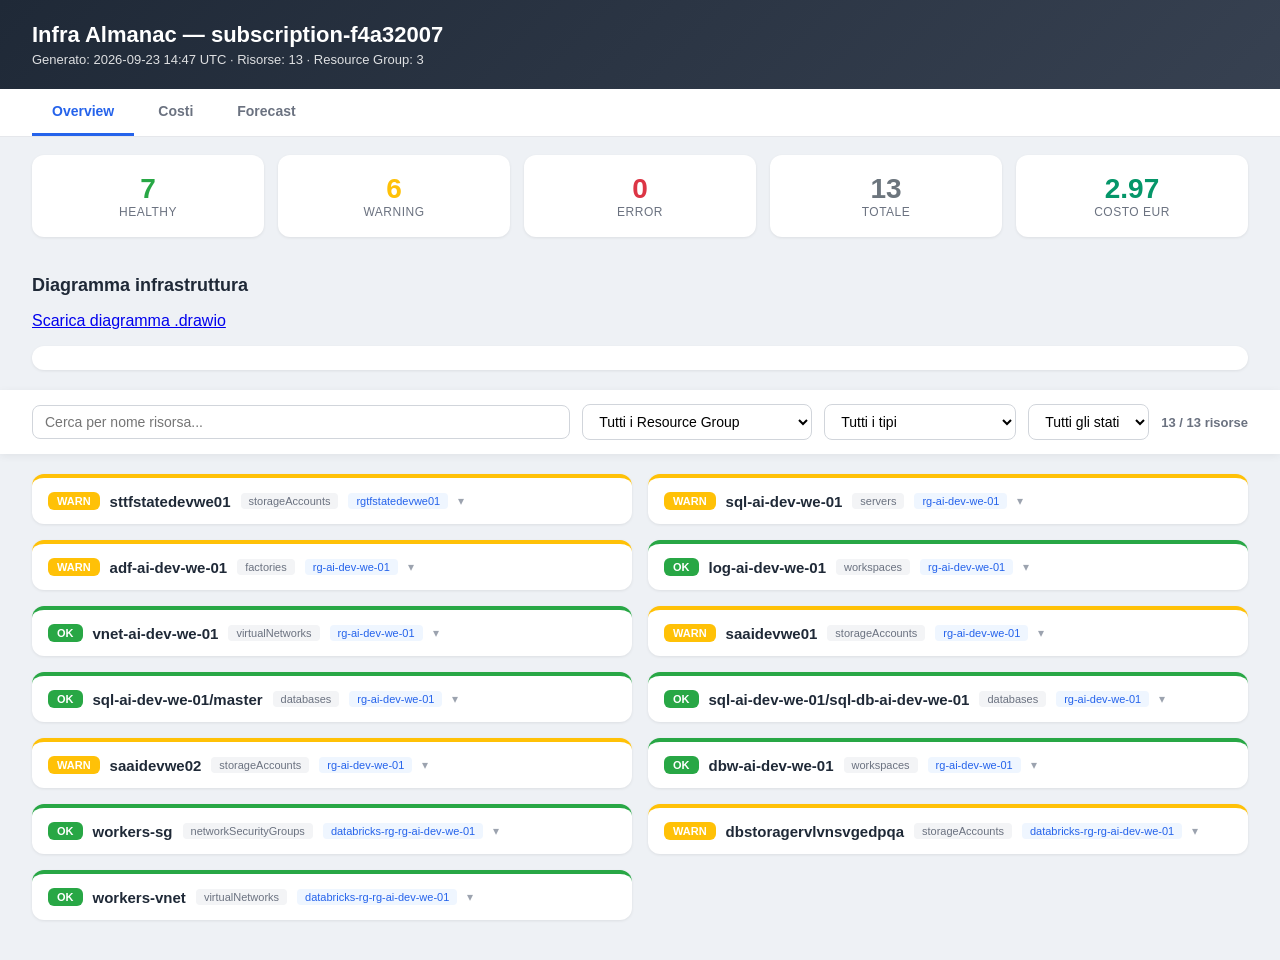
<file: docs/dashboards/dashboard-subscription-f4a32007-20260923-144758.html>
<!DOCTYPE html><html lang="it"><head><meta charset="utf-8"><title>Infra Almanac - subscription-f4a32007</title><style>*{box-sizing:border-box}body{font-family:-apple-system,Segoe UI,Roboto,sans-serif;margin:0;background:#eef1f5;color:#1f2937}header{background:linear-gradient(135deg,#1f2937,#374151);color:#fff;padding:22px 32px}header h1{margin:0 0 4px;font-size:22px}header .meta{font-size:13px;opacity:.85}.tabs{display:flex;gap:4px;padding:0 32px;background:#fff;border-bottom:1px solid #e5e7eb;position:sticky;top:0;z-index:60}.tab{padding:14px 20px;cursor:pointer;font-weight:600;font-size:14px;color:#6b7280;border-bottom:3px solid transparent}.tab.active{color:#2563eb;border-bottom-color:#2563eb}.tabpane{display:none}.tabpane.active{display:block}.summary{display:grid;grid-template-columns:repeat(5,1fr);gap:14px;padding:18px 32px}.kpi{background:#fff;border-radius:12px;padding:16px;box-shadow:0 1px 3px rgba(0,0,0,.08);text-align:center;cursor:pointer;transition:.15s;border:2px solid transparent}.kpi:hover{transform:translateY(-2px);box-shadow:0 4px 12px rgba(0,0,0,.12)}.kpi.active{border-color:#2563eb}.kpi .num{font-size:28px;font-weight:700}.kpi .lbl{font-size:12px;color:#6b7280;text-transform:uppercase;letter-spacing:.5px}.filters{position:sticky;top:52px;z-index:50;background:#fff;padding:14px 32px;display:flex;gap:12px;flex-wrap:wrap;align-items:center;box-shadow:0 2px 8px rgba(0,0,0,.06)}.filters input,.filters select{padding:8px 12px;border:1px solid #d1d5db;border-radius:8px;font-size:14px;background:#fff}.filters input{flex:1;min-width:200px}.filters .count{margin-left:auto;font-size:13px;color:#6b7280;font-weight:600}.diagram-section{padding:20px 32px}.diagram-section h2{font-size:18px;margin:0 0 8px}.diagram-wrap{background:#fff;border-radius:12px;padding:12px;box-shadow:0 1px 3px rgba(0,0,0,.08);overflow:auto}.grid{padding:20px 32px 40px;display:grid;grid-template-columns:repeat(auto-fill,minmax(420px,1fr));gap:16px}.card{background:#fff;border-radius:12px;box-shadow:0 1px 3px rgba(0,0,0,.08);overflow:hidden;transition:.15s}.card:hover{box-shadow:0 4px 14px rgba(0,0,0,.12)}.card-head{display:flex;align-items:center;gap:10px;padding:14px 16px;cursor:pointer;flex-wrap:wrap;user-select:none}.badge{color:#fff;font-weight:700;font-size:11px;padding:3px 9px;border-radius:6px}.rname{font-weight:600;font-size:15px}.rtype{color:#6b7280;font-size:11px;background:#f3f4f6;padding:2px 8px;border-radius:4px}.rg-tag{color:#2563eb;font-size:11px;background:#eff6ff;padding:2px 8px;border-radius:4px}.cost-tag{margin-left:auto;font-weight:700;color:#059669;font-size:13px}.chev{color:#9ca3af;transition:.2s;font-size:12px}.card.open .chev{transform:rotate(180deg)}.card-body{display:none;padding:0 16px 16px}.card.open .card-body{display:block}table.metrics{width:100%;border-collapse:collapse;font-size:13px}table.metrics td{padding:5px 8px;border-bottom:1px solid #f3f4f6;vertical-align:top}table.metrics td.k{color:#6b7280;width:180px;font-weight:600}table.metrics td.v{color:#1f2937;word-break:break-all}.issues{margin-top:10px;padding:10px 12px;background:#fef2f2;border-radius:8px;color:#b91c1c;font-size:13px}.issues ul{margin:6px 0 0;padding-left:20px}.costs-section{padding:20px 32px}.costs-section h2{font-size:18px;margin:0 0 8px}.costs-grid{display:grid;grid-template-columns:repeat(auto-fill,minmax(280px,1fr));gap:14px}.cost-card{background:#fff;border-radius:12px;padding:16px;box-shadow:0 1px 3px rgba(0,0,0,.08)}.cost-card .lbl{font-size:12px;color:#6b7280;text-transform:uppercase}.cost-card .val{font-size:24px;font-weight:700;color:#059669}.cost-card .sub{font-size:12px;color:#9ca3af}table.data{width:100%;border-collapse:collapse;font-size:13px;background:#fff;border-radius:12px;overflow:hidden;box-shadow:0 1px 3px rgba(0,0,0,.08)}table.data th{background:#f9fafb;text-align:left;padding:10px 14px;color:#6b7280;font-size:12px;text-transform:uppercase}table.data td{padding:9px 14px;border-top:1px solid #f3f4f6}.empty{padding:40px;text-align:center;color:#9ca3af}</style></head><body><header><h1>Infra Almanac &mdash; subscription-f4a32007</h1><div class="meta">Generato: 2026-09-23 14:47 UTC &middot; Risorse: 13 &middot; Resource Group: 3</div></header><div class="tabs"><div class="tab active" data-tab="overview" onclick="showTab('overview')">Overview</div><div class="tab" data-tab="costs" onclick="showTab('costs')">Costi</div><div class="tab" data-tab="forecast" onclick="showTab('forecast')">Forecast</div></div><div class="tabpane active" id="pane-overview"><div class="summary"><div class="kpi" data-filter="ok" onclick="filterHealth('ok')"><div class="num" style="color:#28a745">7</div><div class="lbl">Healthy</div></div><div class="kpi" data-filter="warn" onclick="filterHealth('warn')"><div class="num" style="color:#ffc107">6</div><div class="lbl">Warning</div></div><div class="kpi" data-filter="error" onclick="filterHealth('error')"><div class="num" style="color:#dc3545">0</div><div class="lbl">Error</div></div><div class="kpi" data-filter="all" onclick="filterHealth('all')"><div class="num" style="color:#6c757d">13</div><div class="lbl">Totale</div></div><div class="kpi"><div class="num" style="color:#059669">2.97</div><div class="lbl">Costo EUR</div></div></div><section class="diagram-section"><h2>Diagramma infrastruttura</h2><p><a download="infra.drawio" href="[data-uri]">Scarica diagramma .drawio</a></p><div class="diagram-wrap"><div class="mxgraph" data-mxgraph='{"highlight":"#0000ff","nav":true,"resize":true,"toolbar":"zoom layers lightbox","xml":"<mxfile host=\"app.diagrams.net\" modified=\"2026-01-01T00:00:00.000Z\" agent=\"azure-diagram-tool\" version=\"24.0.0\">\n  <diagram id=\"infra-rg-ai-dev-we-01\" name=\"rg-ai-dev-we-01\">\n    <mxGraphModel dx=\"1422\" dy=\"798\" grid=\"1\" gridSize=\"10\" guides=\"1\" tooltips=\"1\" connect=\"1\" arrows=\"1\" fold=\"1\" page=\"1\" pageScale=\"1\" pageWidth=\"2400\" pageHeight=\"1600\" math=\"0\" shadow=\"0\">\n      <root>\n        <mxCell id=\"0\"/>\n        <mxCell id=\"1\" parent=\"0\"/>\n        <mxCell id=\"2\" value=\"CICD\" style=\"rounded=1;whiteSpace=wrap;html=1;fillColor=#e6e6e6;opacity=25;strokeColor=#666666;dashed=1;verticalAlign=top;fontStyle=1;fontSize=14;\" vertex=\"1\" parent=\"1\"><mxGeometry x=\"40\" y=\"40\" width=\"480\" height=\"180\" as=\"geometry\"/></mxCell>\n        <mxCell id=\"3\" value=\"IaC\" style=\"rounded=1;whiteSpace=wrap;html=1;fillColor=#e6e6e6;opacity=25;strokeColor=#666666;dashed=1;verticalAlign=top;fontStyle=1;fontSize=14;\" vertex=\"1\" parent=\"1\"><mxGeometry x=\"540\" y=\"40\" width=\"480\" height=\"180\" as=\"geometry\"/></mxCell>\n        <mxCell id=\"4\" value=\"Data Landing\" style=\"rounded=1;whiteSpace=wrap;html=1;fillColor=#dae8fc;opacity=25;strokeColor=#666666;dashed=1;verticalAlign=top;fontStyle=1;fontSize=14;\" vertex=\"1\" parent=\"1\"><mxGeometry x=\"40\" y=\"240\" width=\"480\" height=\"180\" as=\"geometry\"/></mxCell>\n        <mxCell id=\"5\" value=\"Data Transformation\" style=\"rounded=1;whiteSpace=wrap;html=1;fillColor=#ffe6cc;opacity=25;strokeColor=#666666;dashed=1;verticalAlign=top;fontStyle=1;fontSize=14;\" vertex=\"1\" parent=\"1\"><mxGeometry x=\"540\" y=\"240\" width=\"480\" height=\"180\" as=\"geometry\"/></mxCell>\n        <mxCell id=\"6\" value=\"Data Storage\" style=\"rounded=1;whiteSpace=wrap;html=1;fillColor=#d5e8d4;opacity=25;strokeColor=#666666;dashed=1;verticalAlign=top;fontStyle=1;fontSize=14;\" vertex=\"1\" parent=\"1\"><mxGeometry x=\"1040\" y=\"240\" width=\"480\" height=\"180\" as=\"geometry\"/></mxCell>\n        <mxCell id=\"7\" value=\"Logging\" style=\"rounded=1;whiteSpace=wrap;html=1;fillColor=#f8cecc;opacity=25;strokeColor=#666666;dashed=1;verticalAlign=top;fontStyle=1;fontSize=14;\" vertex=\"1\" parent=\"1\"><mxGeometry x=\"40\" y=\"440\" width=\"480\" height=\"180\" as=\"geometry\"/></mxCell>\n        <mxCell id=\"8\" value=\"Security\" style=\"rounded=1;whiteSpace=wrap;html=1;fillColor=#fff2cc;opacity=25;strokeColor=#666666;dashed=1;verticalAlign=top;fontStyle=1;fontSize=14;\" vertex=\"1\" parent=\"1\"><mxGeometry x=\"540\" y=\"440\" width=\"480\" height=\"180\" as=\"geometry\"/></mxCell>\n        <mxCell id=\"9\" value=\"IAM\" style=\"rounded=1;whiteSpace=wrap;html=1;fillColor=#fff2cc;opacity=25;strokeColor=#666666;dashed=1;verticalAlign=top;fontStyle=1;fontSize=14;\" vertex=\"1\" parent=\"1\"><mxGeometry x=\"1040\" y=\"440\" width=\"480\" height=\"180\" as=\"geometry\"/></mxCell>\n        <mxCell id=\"10\" value=\"SQL Server\nsql-ai-dev-we-01\" style=\"shape=mxgraph.azure.sql_servers;whiteSpace=wrap;html=1;fillColor=#d5e8d4;strokeColor=#82b366;verticalLabelPosition=bottom;verticalAlign=top;fontSize=11;\" vertex=\"1\" parent=\"1\"><mxGeometry x=\"1070\" y=\"290\" width=\"60\" height=\"60\" as=\"geometry\"/></mxCell>\n        <mxCell id=\"11\" value=\"SQL Server\nsql-ai-dev-we-01/master\" style=\"shape=mxgraph.azure.sql_servers;whiteSpace=wrap;html=1;fillColor=#d5e8d4;strokeColor=#82b366;verticalLabelPosition=bottom;verticalAlign=top;fontSize=11;\" vertex=\"1\" parent=\"1\"><mxGeometry x=\"1200\" y=\"290\" width=\"60\" height=\"60\" as=\"geometry\"/></mxCell>\n        <mxCell id=\"12\" value=\"SQL Server\nsql-ai-dev-we-01/sql-db-ai-dev-we-01\" style=\"shape=mxgraph.azure.sql_servers;whiteSpace=wrap;html=1;fillColor=#d5e8d4;strokeColor=#82b366;verticalLabelPosition=bottom;verticalAlign=top;fontSize=11;\" vertex=\"1\" parent=\"1\"><mxGeometry x=\"1330\" y=\"290\" width=\"60\" height=\"60\" as=\"geometry\"/></mxCell>\n        <mxCell id=\"13\" value=\"Data Factory\nadf-ai-dev-we-01\" style=\"shape=mxgraph.azure.data_factory;whiteSpace=wrap;html=1;fillColor=#ffe6cc;strokeColor=#d79b00;verticalLabelPosition=bottom;verticalAlign=top;fontSize=11;\" vertex=\"1\" parent=\"1\"><mxGeometry x=\"570\" y=\"290\" width=\"60\" height=\"60\" as=\"geometry\"/></mxCell>\n        <mxCell id=\"14\" value=\"Databricks\ndbw-ai-dev-we-01\" style=\"shape=mxgraph.azure.databricks;whiteSpace=wrap;html=1;fillColor=#e1d5e7;strokeColor=#9673a6;verticalLabelPosition=bottom;verticalAlign=top;fontSize=11;\" vertex=\"1\" parent=\"1\"><mxGeometry x=\"700\" y=\"290\" width=\"60\" height=\"60\" as=\"geometry\"/></mxCell>\n        <mxCell id=\"15\" value=\"Log Analytics\nlog-ai-dev-we-01\" style=\"shape=mxgraph.azure.log_analytics;whiteSpace=wrap;html=1;fillColor=#f8cecc;strokeColor=#b85450;verticalLabelPosition=bottom;verticalAlign=top;fontSize=11;\" vertex=\"1\" parent=\"1\"><mxGeometry x=\"70\" y=\"490\" width=\"60\" height=\"60\" as=\"geometry\"/></mxCell>\n        <mxCell id=\"16\" value=\"Storage\nsaaidevwe01\" style=\"shape=mxgraph.azure.storage_accounts;whiteSpace=wrap;html=1;fillColor=#dae8fc;strokeColor=#6c8ebf;verticalLabelPosition=bottom;verticalAlign=top;fontSize=11;\" vertex=\"1\" parent=\"1\"><mxGeometry x=\"70\" y=\"290\" width=\"60\" height=\"60\" as=\"geometry\"/></mxCell>\n        <mxCell id=\"17\" value=\"Storage\nsaaidevwe02\" style=\"shape=mxgraph.azure.storage_accounts;whiteSpace=wrap;html=1;fillColor=#dae8fc;strokeColor=#6c8ebf;verticalLabelPosition=bottom;verticalAlign=top;fontSize=11;\" vertex=\"1\" parent=\"1\"><mxGeometry x=\"200\" y=\"290\" width=\"60\" height=\"60\" as=\"geometry\"/></mxCell>\n        <mxCell id=\"18\" value=\"Networking\" style=\"rounded=1;whiteSpace=wrap;html=1;fillColor=#e1d5e7;opacity=25;strokeColor=#666666;dashed=1;verticalAlign=top;fontStyle=1;fontSize=14;\" vertex=\"1\" parent=\"1\"><mxGeometry x=\"1560\" y=\"40\" width=\"300\" height=\"580\" as=\"geometry\"/></mxCell>\n        <mxCell id=\"19\" value=\"VNet: vnet-ai-dev-we-01\" style=\"rounded=1;whiteSpace=wrap;html=1;fillColor=#dae8fc;strokeColor=#6c8ebf;fontSize=11;\" vertex=\"1\" parent=\"1\"><mxGeometry x=\"1590\" y=\"90\" width=\"200\" height=\"50\" as=\"geometry\"/></mxCell>\n        <mxCell id=\"20\" value=\"subnet: subnet-ai-dev-we-01\n[Microsoft.KeyVault, Microsoft.Storage, Microsoft.Sql]\" style=\"rounded=1;whiteSpace=wrap;html=1;fillColor=#dae8fc;strokeColor=#6c8ebf;fontSize=11;\" vertex=\"1\" parent=\"1\"><mxGeometry x=\"1590\" y=\"160\" width=\"240\" height=\"50\" as=\"geometry\"/></mxCell>\n        <mxCell id=\"21\" value=\"contiene\" style=\"edgeStyle=orthogonalEdgeStyle;rounded=1;html=1;dashed=1;strokeColor=#6c8ebf;endArrow=block;endFill=1;fontSize=10;\" edge=\"1\" parent=\"1\" source=\"19\" target=\"20\"><mxGeometry relative=\"1\" as=\"geometry\"/></mxCell>\n        <mxCell id=\"22\" value=\"SE: Microsoft.Storage\" style=\"edgeStyle=orthogonalEdgeStyle;rounded=1;html=1;dashed=1;strokeColor=#6c8ebf;endArrow=block;endFill=1;fontSize=10;\" edge=\"1\" parent=\"1\" source=\"20\" target=\"16\"><mxGeometry relative=\"1\" as=\"geometry\"/></mxCell>\n        <mxCell id=\"23\" value=\"SE: Microsoft.Storage\" style=\"edgeStyle=orthogonalEdgeStyle;rounded=1;html=1;dashed=1;strokeColor=#6c8ebf;endArrow=block;endFill=1;fontSize=10;\" edge=\"1\" parent=\"1\" source=\"20\" target=\"17\"><mxGeometry relative=\"1\" as=\"geometry\"/></mxCell>\n        <mxCell id=\"24\" value=\"SE: Microsoft.Sql\" style=\"edgeStyle=orthogonalEdgeStyle;rounded=1;html=1;dashed=1;strokeColor=#6c8ebf;endArrow=block;endFill=1;fontSize=10;\" edge=\"1\" parent=\"1\" source=\"20\" target=\"10\"><mxGeometry relative=\"1\" as=\"geometry\"/></mxCell>\n        <mxCell id=\"25\" value=\"SE: Microsoft.Sql\" style=\"edgeStyle=orthogonalEdgeStyle;rounded=1;html=1;dashed=1;strokeColor=#6c8ebf;endArrow=block;endFill=1;fontSize=10;\" edge=\"1\" parent=\"1\" source=\"20\" target=\"11\"><mxGeometry relative=\"1\" as=\"geometry\"/></mxCell>\n        <mxCell id=\"26\" value=\"SE: Microsoft.Sql\" style=\"edgeStyle=orthogonalEdgeStyle;rounded=1;html=1;dashed=1;strokeColor=#6c8ebf;endArrow=block;endFill=1;fontSize=10;\" edge=\"1\" parent=\"1\" source=\"20\" target=\"12\"><mxGeometry relative=\"1\" as=\"geometry\"/></mxCell>\n        <mxCell id=\"27\" value=\"ACL: saaidevwe01\ndefault=Deny bypass=AzureServices\nip=0 vnet=1\" style=\"rounded=1;whiteSpace=wrap;html=1;fillColor=#fff2cc;strokeColor=#d6b656;fontSize=11;\" vertex=\"1\" parent=\"1\"><mxGeometry x=\"40\" y=\"660\" width=\"300\" height=\"70\" as=\"geometry\"/></mxCell>\n        <mxCell id=\"28\" value=\"ACL\" style=\"edgeStyle=orthogonalEdgeStyle;rounded=1;html=1;dashed=1;strokeColor=#d6b656;endArrow=block;endFill=1;fontSize=10;\" edge=\"1\" parent=\"1\" source=\"27\" target=\"16\"><mxGeometry relative=\"1\" as=\"geometry\"/></mxCell>\n        <mxCell id=\"29\" value=\"vnet rule\" style=\"edgeStyle=orthogonalEdgeStyle;rounded=1;html=1;dashed=1;strokeColor=#d6b656;endArrow=block;endFill=1;fontSize=10;\" edge=\"1\" parent=\"1\" source=\"27\" target=\"20\"><mxGeometry relative=\"1\" as=\"geometry\"/></mxCell>\n        <mxCell id=\"30\" value=\"ACL: saaidevwe02\ndefault=Deny bypass=AzureServices\nip=0 vnet=1\" style=\"rounded=1;whiteSpace=wrap;html=1;fillColor=#fff2cc;strokeColor=#d6b656;fontSize=11;\" vertex=\"1\" parent=\"1\"><mxGeometry x=\"360\" y=\"660\" width=\"300\" height=\"70\" as=\"geometry\"/></mxCell>\n        <mxCell id=\"31\" value=\"ACL\" style=\"edgeStyle=orthogonalEdgeStyle;rounded=1;html=1;dashed=1;strokeColor=#d6b656;endArrow=block;endFill=1;fontSize=10;\" edge=\"1\" parent=\"1\" source=\"30\" target=\"17\"><mxGeometry relative=\"1\" as=\"geometry\"/></mxCell>\n        <mxCell id=\"32\" value=\"vnet rule\" style=\"edgeStyle=orthogonalEdgeStyle;rounded=1;html=1;dashed=1;strokeColor=#d6b656;endArrow=block;endFill=1;fontSize=10;\" edge=\"1\" parent=\"1\" source=\"30\" target=\"20\"><mxGeometry relative=\"1\" as=\"geometry\"/></mxCell>\n        <mxCell id=\"33\" value=\"diagnostic\" style=\"edgeStyle=orthogonalEdgeStyle;rounded=1;html=1;dashed=1;strokeColor=#b85450;endArrow=block;endFill=1;fontSize=10;\" edge=\"1\" parent=\"1\" source=\"10\" target=\"15\"><mxGeometry relative=\"1\" as=\"geometry\"/></mxCell>\n        <mxCell id=\"34\" value=\"diagnostic\" style=\"edgeStyle=orthogonalEdgeStyle;rounded=1;html=1;dashed=1;strokeColor=#b85450;endArrow=block;endFill=1;fontSize=10;\" edge=\"1\" parent=\"1\" source=\"13\" target=\"15\"><mxGeometry relative=\"1\" as=\"geometry\"/></mxCell>\n        <mxCell id=\"35\" value=\"diagnostic\" style=\"edgeStyle=orthogonalEdgeStyle;rounded=1;html=1;dashed=1;strokeColor=#b85450;endArrow=block;endFill=1;fontSize=10;\" edge=\"1\" parent=\"1\" source=\"16\" target=\"15\"><mxGeometry relative=\"1\" as=\"geometry\"/></mxCell>\n        <mxCell id=\"36\" value=\"diagnostic\" style=\"edgeStyle=orthogonalEdgeStyle;rounded=1;html=1;dashed=1;strokeColor=#b85450;endArrow=block;endFill=1;fontSize=10;\" edge=\"1\" parent=\"1\" source=\"12\" target=\"15\"><mxGeometry relative=\"1\" as=\"geometry\"/></mxCell>\n        <mxCell id=\"37\" value=\"diagnostic\" style=\"edgeStyle=orthogonalEdgeStyle;rounded=1;html=1;dashed=1;strokeColor=#b85450;endArrow=block;endFill=1;fontSize=10;\" edge=\"1\" parent=\"1\" source=\"17\" target=\"15\"><mxGeometry relative=\"1\" as=\"geometry\"/></mxCell>\n      </root>\n    </mxGraphModel>\n  </diagram>\n</mxfile>\n"}'></div></div></section><script src="https://viewer.diagrams.net/js/viewer-static.min.js"></script><div class="filters"><input id="q" type="text" placeholder="Cerca per nome risorsa..." oninput="applyFilters()"><select id="rg" onchange="applyFilters()"><option value="">Tutti i Resource Group</option><option value="databricks-rg-rg-ai-dev-we-01">databricks-rg-rg-ai-dev-we-01</option><option value="rg-ai-dev-we-01">rg-ai-dev-we-01</option><option value="rgtfstatedevwe01">rgtfstatedevwe01</option></select><select id="type" onchange="applyFilters()"><option value="">Tutti i tipi</option><option value="Microsoft.DataFactory/factories">factories</option><option value="Microsoft.Databricks/workspaces">workspaces</option><option value="Microsoft.Network/networkSecurityGroups">networkSecurityGroups</option><option value="Microsoft.Network/virtualNetworks">virtualNetworks</option><option value="Microsoft.OperationalInsights/workspaces">workspaces</option><option value="Microsoft.Sql/servers">servers</option><option value="Microsoft.Sql/servers/databases">databases</option><option value="Microsoft.Storage/storageAccounts">storageAccounts</option></select><select id="health" onchange="applyFilters()"><option value="">Tutti gli stati</option><option value="ok">Healthy</option><option value="warn">Warning</option><option value="error">Error</option></select><span class="count" id="count"></span></div><div class="grid" id="grid"><div class="card" data-rg="rgtfstatedevwe01" data-type="Microsoft.Storage/storageAccounts" data-health="warn" data-name="sttfstatedevwe01" style="border-top:4px solid #ffc107;"><div class="card-head" onclick="toggleCard(this)"><span class="badge" style="background:#ffc107;">WARN</span><span class="rname">sttfstatedevwe01</span><span class="rtype">storageAccounts</span><span class="rg-tag">rgtfstatedevwe01</span><span class="chev">&#9662;</span></div><div class="card-body"><table class="metrics"><tr><td class="k">sku</td><td class="v">Standard_RAGRS</td></tr><tr><td class="k">kind</td><td class="v">StorageV2</td></tr><tr><td class="k">location</td><td class="v">westeurope</td></tr><tr><td class="k">provisioning</td><td class="v">Succeeded</td></tr><tr><td class="k">https_only</td><td class="v">True</td></tr><tr><td class="k">min_tls</td><td class="v">TLS1_2</td></tr><tr><td class="k">access_tier</td><td class="v">Hot</td></tr><tr><td class="k">blob_endpoint</td><td class="v">https://sttfstatedevwe01.blob.core.windows.net/</td></tr><tr><td class="k">network_default</td><td class="v">Allow</td></tr><tr><td class="k">network_bypass</td><td class="v">A,z,u,r,e,S,e,r,v,i,c,e,s</td></tr><tr><td class="k">public_access</td><td class="v">Enabled</td></tr><tr><td class="k">allow_blob_public</td><td class="v">False</td></tr><tr><td class="k">lifecycle_rules</td><td class="v">0</td></tr></table><div class="issues"><b>Issue:</b><ul><li>Network default action = Allow</li><li>Nessuna lifecycle policy</li></ul></div></div></div><div class="card" data-rg="rg-ai-dev-we-01" data-type="Microsoft.Sql/servers" data-health="warn" data-name="sql-ai-dev-we-01" style="border-top:4px solid #ffc107;"><div class="card-head" onclick="toggleCard(this)"><span class="badge" style="background:#ffc107;">WARN</span><span class="rname">sql-ai-dev-we-01</span><span class="rtype">servers</span><span class="rg-tag">rg-ai-dev-we-01</span><span class="chev">&#9662;</span></div><div class="card-body"><table class="metrics"><tr><td class="k">state</td><td class="v">Ready</td></tr><tr><td class="k">fqdn</td><td class="v">sql-ai-dev-we-01.database.windows.net</td></tr><tr><td class="k">version</td><td class="v">12.0</td></tr><tr><td class="k">public_access</td><td class="v">Enabled</td></tr><tr><td class="k">admin_login</td><td class="v">cfcuffari</td></tr><tr><td class="k">min_tls</td><td class="v">1.2</td></tr><tr><td class="k">firewall_ip_rules</td><td class="v">1</td></tr><tr><td class="k">firewall_ip_list</td><td class="v">0.0.0.0-0.0.0.0</td></tr><tr><td class="k">allow_azure_services</td><td class="v">True</td></tr><tr><td class="k">firewall_vnet_rules</td><td class="v">1</td></tr></table><div class="issues"><b>Issue:</b><ul><li>Public network access abilitato</li></ul></div></div></div><div class="card" data-rg="rg-ai-dev-we-01" data-type="Microsoft.DataFactory/factories" data-health="warn" data-name="adf-ai-dev-we-01" style="border-top:4px solid #ffc107;"><div class="card-head" onclick="toggleCard(this)"><span class="badge" style="background:#ffc107;">WARN</span><span class="rname">adf-ai-dev-we-01</span><span class="rtype">factories</span><span class="rg-tag">rg-ai-dev-we-01</span><span class="chev">&#9662;</span></div><div class="card-body"><table class="metrics"><tr><td class="k">provisioning</td><td class="v">Succeeded</td></tr><tr><td class="k">public_access</td><td class="v">Enabled</td></tr><tr><td class="k">location</td><td class="v">westeurope</td></tr><tr><td class="k">version</td><td class="v">2018-06-01</td></tr><tr><td class="k">pipeline_runs_7d</td><td class="v">0</td></tr><tr><td class="k">pipeline_failed_7d</td><td class="v">0</td></tr><tr><td class="k">pipelines_count</td><td class="v">0</td></tr><tr><td class="k">linked_services_count</td><td class="v">0</td></tr><tr><td class="k">datasets_count</td><td class="v">0</td></tr></table><div class="issues"><b>Issue:</b><ul><li>Public network access abilitato</li></ul></div></div></div><div class="card" data-rg="rg-ai-dev-we-01" data-type="Microsoft.OperationalInsights/workspaces" data-health="ok" data-name="log-ai-dev-we-01" style="border-top:4px solid #28a745;"><div class="card-head" onclick="toggleCard(this)"><span class="badge" style="background:#28a745;">OK</span><span class="rname">log-ai-dev-we-01</span><span class="rtype">workspaces</span><span class="rg-tag">rg-ai-dev-we-01</span><span class="chev">&#9662;</span></div><div class="card-body"><table class="metrics"><tr><td class="k">sku</td><td class="v">PerGB2018</td></tr><tr><td class="k">retention_days</td><td class="v">30</td></tr><tr><td class="k">provisioning</td><td class="v">Succeeded</td></tr><tr><td class="k">daily_quota_gb</td><td class="v">-1.0</td></tr><tr><td class="k">customer_id</td><td class="v">9e9662b8-b7bb-4ef9-b9e4-67c27554eece</td></tr></table></div></div><div class="card" data-rg="rg-ai-dev-we-01" data-type="Microsoft.Network/virtualNetworks" data-health="ok" data-name="vnet-ai-dev-we-01" style="border-top:4px solid #28a745;"><div class="card-head" onclick="toggleCard(this)"><span class="badge" style="background:#28a745;">OK</span><span class="rname">vnet-ai-dev-we-01</span><span class="rtype">virtualNetworks</span><span class="rg-tag">rg-ai-dev-we-01</span><span class="chev">&#9662;</span></div><div class="card-body"><table class="metrics"><tr><td class="k">address_space</td><td class="v">10.0.0.0/16</td></tr><tr><td class="k">subnets</td><td class="v">1</td></tr><tr><td class="k">subnet_names</td><td class="v">subnet-ai-dev-we-01</td></tr><tr><td class="k">provisioning</td><td class="v">Succeeded</td></tr><tr><td class="k">dns_servers</td><td class="v">default Azure</td></tr><tr><td class="k">peerings</td><td class="v">0</td></tr></table></div></div><div class="card" data-rg="rg-ai-dev-we-01" data-type="Microsoft.Storage/storageAccounts" data-health="warn" data-name="saaidevwe01" style="border-top:4px solid #ffc107;"><div class="card-head" onclick="toggleCard(this)"><span class="badge" style="background:#ffc107;">WARN</span><span class="rname">saaidevwe01</span><span class="rtype">storageAccounts</span><span class="rg-tag">rg-ai-dev-we-01</span><span class="chev">&#9662;</span></div><div class="card-body"><table class="metrics"><tr><td class="k">sku</td><td class="v">Standard_LRS</td></tr><tr><td class="k">kind</td><td class="v">StorageV2</td></tr><tr><td class="k">location</td><td class="v">westeurope</td></tr><tr><td class="k">provisioning</td><td class="v">Succeeded</td></tr><tr><td class="k">https_only</td><td class="v">True</td></tr><tr><td class="k">min_tls</td><td class="v">TLS1_2</td></tr><tr><td class="k">access_tier</td><td class="v">Hot</td></tr><tr><td class="k">blob_endpoint</td><td class="v">https://saaidevwe01.blob.core.windows.net/</td></tr><tr><td class="k">network_default</td><td class="v">Deny</td></tr><tr><td class="k">network_bypass</td><td class="v">A,z,u,r,e,S,e,r,v,i,c,e,s</td></tr><tr><td class="k">public_access</td><td class="v">Enabled</td></tr><tr><td class="k">allow_blob_public</td><td class="v">True</td></tr><tr><td class="k">lifecycle_rules</td><td class="v">0</td></tr></table><div class="issues"><b>Issue:</b><ul><li>Blob public access abilitato</li><li>Nessuna lifecycle policy</li></ul></div></div></div><div class="card" data-rg="rg-ai-dev-we-01" data-type="Microsoft.Sql/servers/databases" data-health="ok" data-name="sql-ai-dev-we-01/master" style="border-top:4px solid #28a745;"><div class="card-head" onclick="toggleCard(this)"><span class="badge" style="background:#28a745;">OK</span><span class="rname">sql-ai-dev-we-01/master</span><span class="rtype">databases</span><span class="rg-tag">rg-ai-dev-we-01</span><span class="chev">&#9662;</span></div><div class="card-body"><table class="metrics"><tr><td class="k">status</td><td class="v">Online</td></tr><tr><td class="k">sku</td><td class="v">GP_SYSTEM</td></tr><tr><td class="k">tier</td><td class="v">System</td></tr><tr><td class="k">capacity</td><td class="v">4</td></tr><tr><td class="k">collation</td><td class="v">SQL_Latin1_General_CP1_CI_AS</td></tr><tr><td class="k">max_size_gb</td><td class="v">100.0</td></tr><tr><td class="k">zone_redundant</td><td class="v">False</td></tr><tr><td class="k">cpu_percent_maximum</td><td class="v">0</td></tr><tr><td class="k">cpu_percent_average</td><td class="v">0</td></tr><tr><td class="k">cpu_percent_total</td><td class="v">0</td></tr><tr><td class="k">connection_successful_maximum</td><td class="v">0</td></tr><tr><td class="k">connection_successful_average</td><td class="v">0</td></tr><tr><td class="k">connection_successful_total</td><td class="v">0</td></tr><tr><td class="k">connection_failed_maximum</td><td class="v">0</td></tr><tr><td class="k">connection_failed_average</td><td class="v">0</td></tr><tr><td class="k">connection_failed_total</td><td class="v">0</td></tr></table></div></div><div class="card" data-rg="rg-ai-dev-we-01" data-type="Microsoft.Sql/servers/databases" data-health="ok" data-name="sql-ai-dev-we-01/sql-db-ai-dev-we-01" style="border-top:4px solid #28a745;"><div class="card-head" onclick="toggleCard(this)"><span class="badge" style="background:#28a745;">OK</span><span class="rname">sql-ai-dev-we-01/sql-db-ai-dev-we-01</span><span class="rtype">databases</span><span class="rg-tag">rg-ai-dev-we-01</span><span class="chev">&#9662;</span></div><div class="card-body"><table class="metrics"><tr><td class="k">status</td><td class="v">Online</td></tr><tr><td class="k">sku</td><td class="v">Standard</td></tr><tr><td class="k">tier</td><td class="v">Standard</td></tr><tr><td class="k">capacity</td><td class="v">10</td></tr><tr><td class="k">collation</td><td class="v">SQL_Latin1_General_CP1_CI_AS</td></tr><tr><td class="k">max_size_gb</td><td class="v">250.0</td></tr><tr><td class="k">zone_redundant</td><td class="v">False</td></tr><tr><td class="k">dtu_consumption_percent_maximum</td><td class="v">0</td></tr><tr><td class="k">dtu_consumption_percent_average</td><td class="v">0</td></tr><tr><td class="k">dtu_consumption_percent_total</td><td class="v">0</td></tr><tr><td class="k">cpu_percent_maximum</td><td class="v">0</td></tr><tr><td class="k">cpu_percent_average</td><td class="v">0</td></tr><tr><td class="k">cpu_percent_total</td><td class="v">0</td></tr><tr><td class="k">storage_percent_maximum</td><td class="v">0</td></tr><tr><td class="k">storage_percent_average</td><td class="v">0</td></tr><tr><td class="k">storage_percent_total</td><td class="v">0</td></tr><tr><td class="k">connection_successful_maximum</td><td class="v">0</td></tr><tr><td class="k">connection_successful_average</td><td class="v">0</td></tr><tr><td class="k">connection_successful_total</td><td class="v">0</td></tr><tr><td class="k">connection_failed_maximum</td><td class="v">0</td></tr><tr><td class="k">connection_failed_average</td><td class="v">0</td></tr><tr><td class="k">connection_failed_total</td><td class="v">0</td></tr></table></div></div><div class="card" data-rg="rg-ai-dev-we-01" data-type="Microsoft.Storage/storageAccounts" data-health="warn" data-name="saaidevwe02" style="border-top:4px solid #ffc107;"><div class="card-head" onclick="toggleCard(this)"><span class="badge" style="background:#ffc107;">WARN</span><span class="rname">saaidevwe02</span><span class="rtype">storageAccounts</span><span class="rg-tag">rg-ai-dev-we-01</span><span class="chev">&#9662;</span></div><div class="card-body"><table class="metrics"><tr><td class="k">sku</td><td class="v">Standard_LRS</td></tr><tr><td class="k">kind</td><td class="v">StorageV2</td></tr><tr><td class="k">location</td><td class="v">westeurope</td></tr><tr><td class="k">provisioning</td><td class="v">Succeeded</td></tr><tr><td class="k">https_only</td><td class="v">True</td></tr><tr><td class="k">min_tls</td><td class="v">TLS1_2</td></tr><tr><td class="k">access_tier</td><td class="v">Hot</td></tr><tr><td class="k">blob_endpoint</td><td class="v">https://saaidevwe02.blob.core.windows.net/</td></tr><tr><td class="k">network_default</td><td class="v">Deny</td></tr><tr><td class="k">network_bypass</td><td class="v">A,z,u,r,e,S,e,r,v,i,c,e,s</td></tr><tr><td class="k">public_access</td><td class="v">Enabled</td></tr><tr><td class="k">allow_blob_public</td><td class="v">True</td></tr><tr><td class="k">lifecycle_rules</td><td class="v">0</td></tr></table><div class="issues"><b>Issue:</b><ul><li>Blob public access abilitato</li><li>Nessuna lifecycle policy</li></ul></div></div></div><div class="card" data-rg="rg-ai-dev-we-01" data-type="Microsoft.Databricks/workspaces" data-health="ok" data-name="dbw-ai-dev-we-01" style="border-top:4px solid #28a745;"><div class="card-head" onclick="toggleCard(this)"><span class="badge" style="background:#28a745;">OK</span><span class="rname">dbw-ai-dev-we-01</span><span class="rtype">workspaces</span><span class="rg-tag">rg-ai-dev-we-01</span><span class="chev">&#9662;</span></div><div class="card-body"><table class="metrics"><tr><td class="k">provisioning</td><td class="v">Succeeded</td></tr><tr><td class="k">sku</td><td class="v">premium</td></tr><tr><td class="k">workspace_url</td><td class="v">adb-7405606862282956.16.azuredatabricks.net</td></tr><tr><td class="k">managed_rg</td><td class="v">databricks-rg-rg-ai-dev-we-01</td></tr><tr><td class="k">location</td><td class="v">westeurope</td></tr></table></div></div><div class="card" data-rg="databricks-rg-rg-ai-dev-we-01" data-type="Microsoft.Network/networkSecurityGroups" data-health="ok" data-name="workers-sg" style="border-top:4px solid #28a745;"><div class="card-head" onclick="toggleCard(this)"><span class="badge" style="background:#28a745;">OK</span><span class="rname">workers-sg</span><span class="rtype">networkSecurityGroups</span><span class="rg-tag">databricks-rg-rg-ai-dev-we-01</span><span class="chev">&#9662;</span></div><div class="card-body"><table class="metrics"><tr><td class="k">custom_rules</td><td class="v">1</td></tr><tr><td class="k">provisioning</td><td class="v">Succeeded</td></tr></table></div></div><div class="card" data-rg="databricks-rg-rg-ai-dev-we-01" data-type="Microsoft.Storage/storageAccounts" data-health="warn" data-name="dbstoragervlvnsvgedpqa" style="border-top:4px solid #ffc107;"><div class="card-head" onclick="toggleCard(this)"><span class="badge" style="background:#ffc107;">WARN</span><span class="rname">dbstoragervlvnsvgedpqa</span><span class="rtype">storageAccounts</span><span class="rg-tag">databricks-rg-rg-ai-dev-we-01</span><span class="chev">&#9662;</span></div><div class="card-body"><table class="metrics"><tr><td class="k">sku</td><td class="v">Standard_ZRS</td></tr><tr><td class="k">kind</td><td class="v">StorageV2</td></tr><tr><td class="k">location</td><td class="v">westeurope</td></tr><tr><td class="k">provisioning</td><td class="v">Succeeded</td></tr><tr><td class="k">https_only</td><td class="v">True</td></tr><tr><td class="k">min_tls</td><td class="v">TLS1_2</td></tr><tr><td class="k">access_tier</td><td class="v">Hot</td></tr><tr><td class="k">blob_endpoint</td><td class="v">https://dbstoragervlvnsvgedpqa.blob.core.windows.net/</td></tr><tr><td class="k">network_default</td><td class="v">Allow</td></tr><tr><td class="k">network_bypass</td><td class="v">A,z,u,r,e,S,e,r,v,i,c,e,s</td></tr><tr><td class="k">allow_blob_public</td><td class="v">False</td></tr><tr><td class="k">lifecycle_rules</td><td class="v">2</td></tr><tr><td class="k">lifecycle_rule_names</td><td class="v">deleteTempFiles, deleteExpiredLogFiles</td></tr></table><div class="issues"><b>Issue:</b><ul><li>Network default action = Allow</li></ul></div></div></div><div class="card" data-rg="databricks-rg-rg-ai-dev-we-01" data-type="Microsoft.Network/virtualNetworks" data-health="ok" data-name="workers-vnet" style="border-top:4px solid #28a745;"><div class="card-head" onclick="toggleCard(this)"><span class="badge" style="background:#28a745;">OK</span><span class="rname">workers-vnet</span><span class="rtype">virtualNetworks</span><span class="rg-tag">databricks-rg-rg-ai-dev-we-01</span><span class="chev">&#9662;</span></div><div class="card-body"><table class="metrics"><tr><td class="k">address_space</td><td class="v">10.139.0.0/16</td></tr><tr><td class="k">subnets</td><td class="v">2</td></tr><tr><td class="k">subnet_names</td><td class="v">public-subnet, private-subnet</td></tr><tr><td class="k">provisioning</td><td class="v">Succeeded</td></tr><tr><td class="k">dns_servers</td><td class="v">default Azure</td></tr><tr><td class="k">peerings</td><td class="v">0</td></tr></table></div></div></div><div class="empty" id="empty" style="display:none;">Nessuna risorsa corrisponde ai filtri.</div></div><div class="tabpane" id="pane-costs"><section class="costs-section"><h2>Riepilogo costi</h2><div class="costs-grid"><div class="cost-card"><div class="lbl">Costo corrente (mese)</div><div class="val">2.97 EUR</div></div><div class="cost-card"><div class="lbl">Forecast fine mese</div><div class="val">11.04 EUR</div></div><div class="cost-card"><div class="lbl">Costo medio giornaliero</div><div class="val">0.42 EUR</div></div></div><h3 style="margin-top:24px;font-size:15px;">Costo per servizio</h3><div class="costs-grid"><div class="cost-card"><div class="lbl">Azure Data Factory v2</div><div class="val">0.00 EUR</div></div><div class="cost-card"><div class="lbl">Bandwidth</div><div class="val">0.00 EUR</div></div><div class="cost-card"><div class="lbl">Event Hubs</div><div class="val">0.05 EUR</div></div><div class="cost-card"><div class="lbl">Key Vault</div><div class="val">0.00 EUR</div></div><div class="cost-card"><div class="lbl">Log Analytics</div><div class="val">0.00 EUR</div></div><div class="cost-card"><div class="lbl">NAT Gateway</div><div class="val">0.45 EUR</div></div><div class="cost-card"><div class="lbl">SQL Database</div><div class="val">2.42 EUR</div></div><div class="cost-card"><div class="lbl">Service Bus</div><div class="val">0.00 EUR</div></div><div class="cost-card"><div class="lbl">Storage</div><div class="val">0.00 EUR</div></div><div class="cost-card"><div class="lbl">Virtual Network</div><div class="val">0.05 EUR</div></div></div></section></div><div class="tabpane" id="pane-forecast"><section class="costs-section"><h2>Forecast giornaliero</h2><table class="data"><thead><tr><th>Data</th><th style="text-align:right;">Costo previsto</th></tr></thead><tbody><tr><td>2026-09-23</td><td style="text-align:right;font-weight:600;color:#2563eb;">0.00 EUR</td></tr><tr><td>2026-09-24</td><td style="text-align:right;font-weight:600;color:#2563eb;">0.19 EUR</td></tr><tr><td>2026-09-25</td><td style="text-align:right;font-weight:600;color:#2563eb;">0.41 EUR</td></tr><tr><td>2026-09-26</td><td style="text-align:right;font-weight:600;color:#2563eb;">0.41 EUR</td></tr><tr><td>2026-09-27</td><td style="text-align:right;font-weight:600;color:#2563eb;">0.41 EUR</td></tr><tr><td>2026-09-28</td><td style="text-align:right;font-weight:600;color:#2563eb;">0.42 EUR</td></tr><tr><td>2026-09-29</td><td style="text-align:right;font-weight:600;color:#2563eb;">0.19 EUR</td></tr><tr><td>2026-09-30</td><td style="text-align:right;font-weight:600;color:#2563eb;">0.41 EUR</td></tr><tr><td>2026-10-01</td><td style="text-align:right;font-weight:600;color:#2563eb;">0.41 EUR</td></tr><tr><td>2026-10-02</td><td style="text-align:right;font-weight:600;color:#2563eb;">0.41 EUR</td></tr><tr><td>2026-10-03</td><td style="text-align:right;font-weight:600;color:#2563eb;">0.42 EUR</td></tr><tr><td>2026-10-04</td><td style="text-align:right;font-weight:600;color:#2563eb;">0.19 EUR</td></tr><tr><td>2026-10-05</td><td style="text-align:right;font-weight:600;color:#2563eb;">0.41 EUR</td></tr><tr><td>2026-10-06</td><td style="text-align:right;font-weight:600;color:#2563eb;">0.41 EUR</td></tr><tr><td>2026-10-07</td><td style="text-align:right;font-weight:600;color:#2563eb;">0.41 EUR</td></tr><tr><td>2026-10-08</td><td style="text-align:right;font-weight:600;color:#2563eb;">0.42 EUR</td></tr><tr><td>2026-10-09</td><td style="text-align:right;font-weight:600;color:#2563eb;">0.19 EUR</td></tr><tr><td>2026-10-10</td><td style="text-align:right;font-weight:600;color:#2563eb;">0.41 EUR</td></tr><tr><td>2026-10-11</td><td style="text-align:right;font-weight:600;color:#2563eb;">0.41 EUR</td></tr><tr><td>2026-10-12</td><td style="text-align:right;font-weight:600;color:#2563eb;">0.41 EUR</td></tr><tr><td>2026-10-13</td><td style="text-align:right;font-weight:600;color:#2563eb;">0.42 EUR</td></tr><tr><td>2026-10-14</td><td style="text-align:right;font-weight:600;color:#2563eb;">0.19 EUR</td></tr><tr><td>2026-10-15</td><td style="text-align:right;font-weight:600;color:#2563eb;">0.41 EUR</td></tr><tr><td>2026-10-16</td><td style="text-align:right;font-weight:600;color:#2563eb;">0.41 EUR</td></tr><tr><td>2026-10-17</td><td style="text-align:right;font-weight:600;color:#2563eb;">0.41 EUR</td></tr><tr><td>2026-10-18</td><td style="text-align:right;font-weight:600;color:#2563eb;">0.42 EUR</td></tr><tr><td>2026-10-19</td><td style="text-align:right;font-weight:600;color:#2563eb;">0.19 EUR</td></tr><tr><td>2026-10-20</td><td style="text-align:right;font-weight:600;color:#2563eb;">0.41 EUR</td></tr><tr><td>2026-10-21</td><td style="text-align:right;font-weight:600;color:#2563eb;">0.41 EUR</td></tr><tr><td>2026-10-22</td><td style="text-align:right;font-weight:600;color:#2563eb;">0.41 EUR</td></tr><tr><td>2026-10-23</td><td style="text-align:right;font-weight:600;color:#2563eb;">0.42 EUR</td></tr></tbody></table></section></div><script>function applyFilters(){var q=document.getElementById('q').value.toLowerCase(),rg=document.getElementById('rg').value,ty=document.getElementById('type').value,he=document.getElementById('health').value,cs=document.querySelectorAll('.card'),sh=0;cs.forEach(function(c){var ok=true;if(q&&c.dataset.name.indexOf(q)===-1)ok=false;if(rg&&c.dataset.rg!==rg)ok=false;if(ty&&c.dataset.type!==ty)ok=false;if(he&&c.dataset.health!==he)ok=false;c.style.display=ok?'':'none';if(ok)sh++});document.getElementById('count').textContent=sh+' / '+cs.length+' risorse';document.getElementById('empty').style.display=sh===0?'block':'none'}function filterHealth(h){document.getElementById('health').value=(h==='all')?'':h;document.querySelectorAll('.kpi').forEach(function(k){k.classList.remove('active')});var el=document.querySelector('.kpi[data-filter="'+h+'"]');if(el)el.classList.add('active');applyFilters()}function toggleCard(el){var card=el.closest('.card');if(card)card.classList.toggle('open')}function showTab(id){document.querySelectorAll('.tab').forEach(function(t){t.classList.remove('active')});document.querySelectorAll('.tabpane').forEach(function(p){p.classList.remove('active')});document.querySelector('.tab[data-tab="'+id+'"]').classList.add('active');document.getElementById('pane-'+id).classList.add('active')}applyFilters();</script></body></html>
</file>
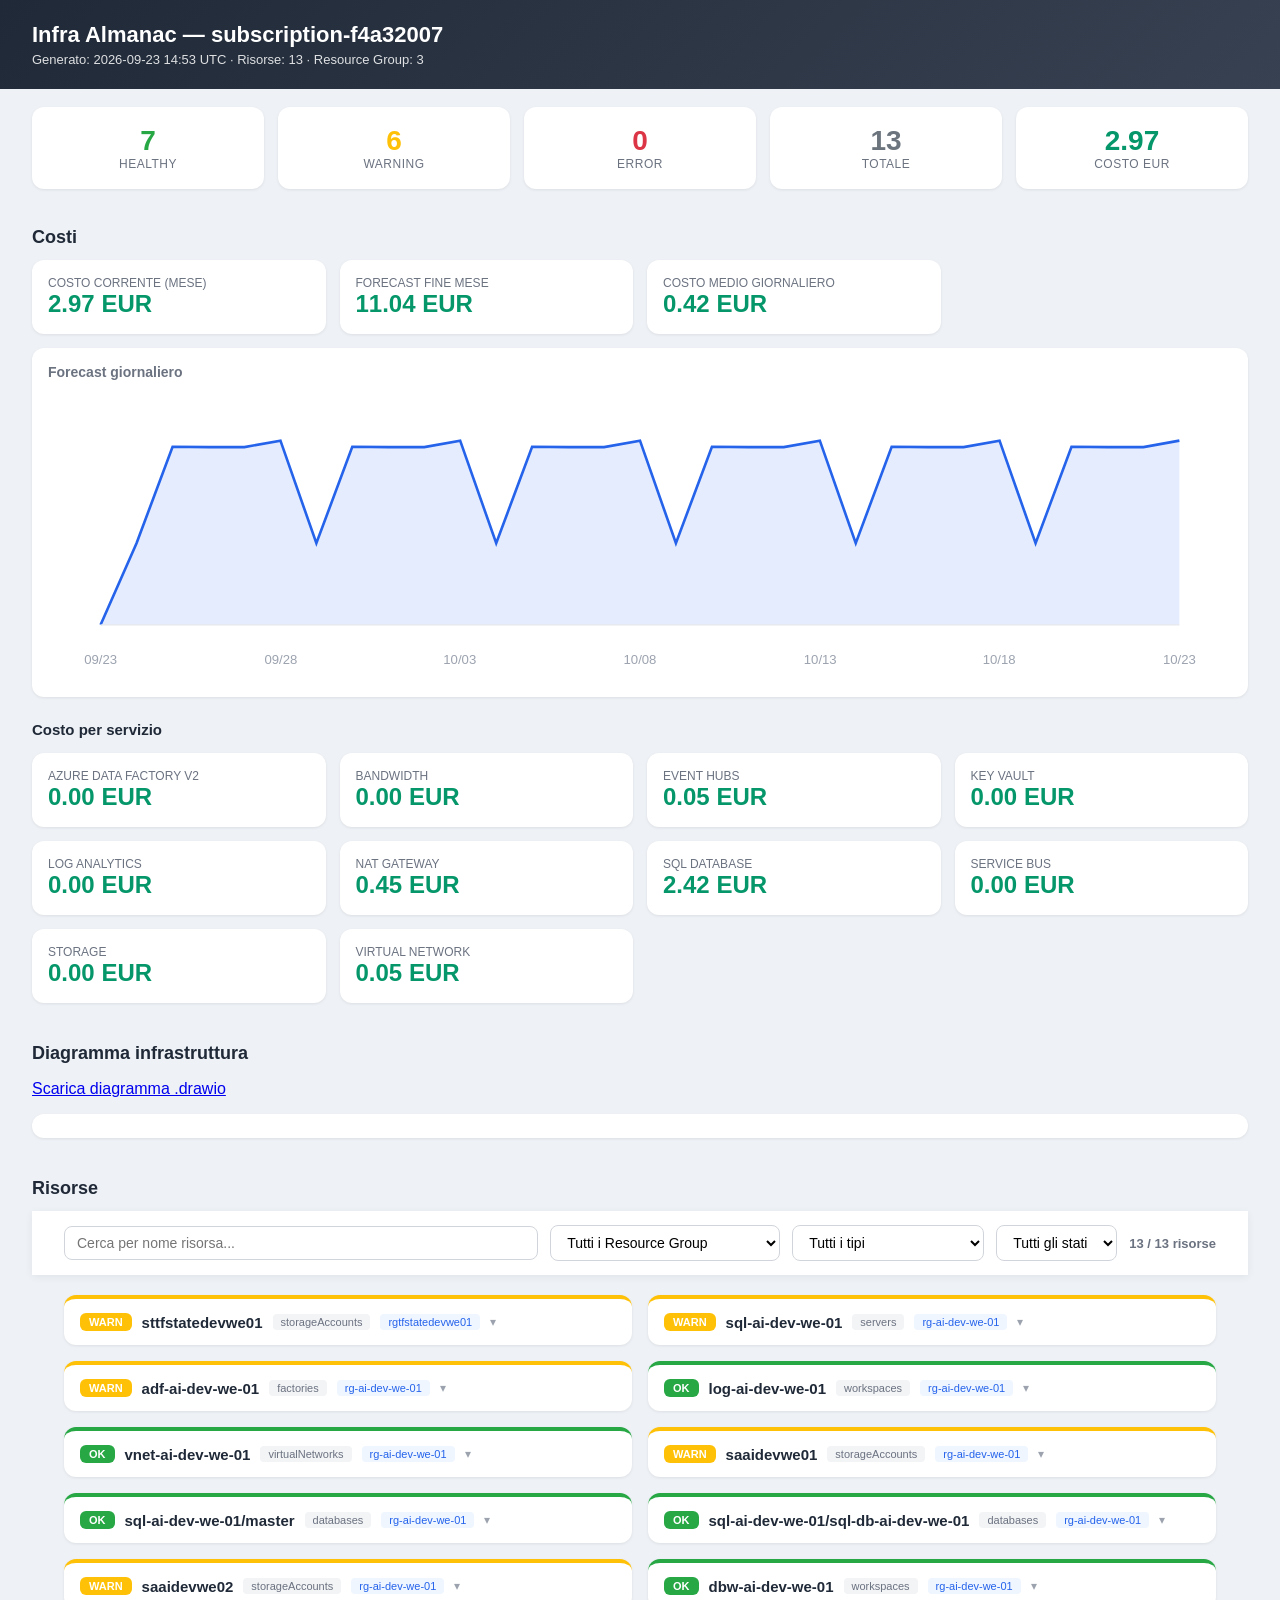
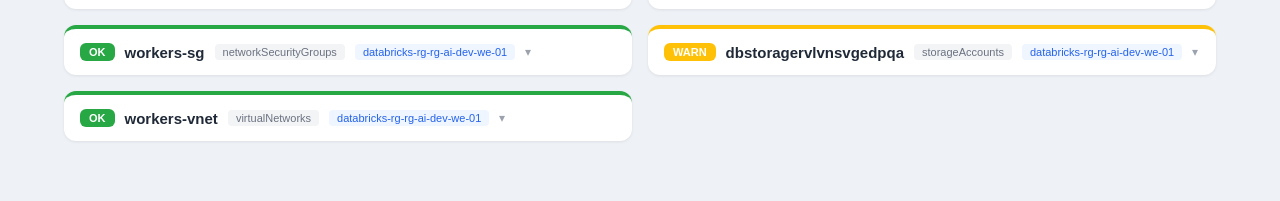
<file: docs/dashboards/dashboard-subscription-f4a32007-20260923-145321.html>
<!DOCTYPE html><html lang="it"><head><meta charset="utf-8"><title>Infra Almanac - subscription-f4a32007</title><style>*{box-sizing:border-box}body{font-family:-apple-system,Segoe UI,Roboto,sans-serif;margin:0;background:#eef1f5;color:#1f2937}header{background:linear-gradient(135deg,#1f2937,#374151);color:#fff;padding:22px 32px}header h1{margin:0 0 4px;font-size:22px}header .meta{font-size:13px;opacity:.85}.summary{display:grid;grid-template-columns:repeat(5,1fr);gap:14px;padding:18px 32px}.kpi{background:#fff;border-radius:12px;padding:16px;box-shadow:0 1px 3px rgba(0,0,0,.08);text-align:center;cursor:pointer;transition:.15s;border:2px solid transparent}.kpi:hover{transform:translateY(-2px);box-shadow:0 4px 12px rgba(0,0,0,.12)}.kpi.active{border-color:#2563eb}.kpi .num{font-size:28px;font-weight:700}.kpi .lbl{font-size:12px;color:#6b7280;text-transform:uppercase;letter-spacing:.5px}.filters{position:sticky;top:0;z-index:50;background:#fff;padding:14px 32px;display:flex;gap:12px;flex-wrap:wrap;align-items:center;box-shadow:0 2px 8px rgba(0,0,0,.06)}.filters input,.filters select{padding:8px 12px;border:1px solid #d1d5db;border-radius:8px;font-size:14px;background:#fff}.filters input{flex:1;min-width:200px}.filters .count{margin-left:auto;font-size:13px;color:#6b7280;font-weight:600}.section{padding:20px 32px}.section h2{font-size:18px;margin:0 0 12px}.diagram-wrap{background:#fff;border-radius:12px;padding:12px;box-shadow:0 1px 3px rgba(0,0,0,.08);overflow:auto}.costs-grid{display:grid;grid-template-columns:repeat(auto-fill,minmax(240px,1fr));gap:14px}.cost-card{background:#fff;border-radius:12px;padding:16px;box-shadow:0 1px 3px rgba(0,0,0,.08)}.cost-card .lbl{font-size:12px;color:#6b7280;text-transform:uppercase}.cost-card .val{font-size:24px;font-weight:700;color:#059669}.chart-wrap{background:#fff;border-radius:12px;padding:16px;box-shadow:0 1px 3px rgba(0,0,0,.08);margin-top:14px}.grid{padding:20px 32px 40px;display:grid;grid-template-columns:repeat(auto-fill,minmax(420px,1fr));gap:16px}.card{background:#fff;border-radius:12px;box-shadow:0 1px 3px rgba(0,0,0,.08);overflow:hidden;transition:.15s}.card:hover{box-shadow:0 4px 14px rgba(0,0,0,.12)}.card-head{display:flex;align-items:center;gap:10px;padding:14px 16px;cursor:pointer;flex-wrap:wrap;user-select:none}.badge{color:#fff;font-weight:700;font-size:11px;padding:3px 9px;border-radius:6px}.rname{font-weight:600;font-size:15px}.rtype{color:#6b7280;font-size:11px;background:#f3f4f6;padding:2px 8px;border-radius:4px}.rg-tag{color:#2563eb;font-size:11px;background:#eff6ff;padding:2px 8px;border-radius:4px}.cost-tag{margin-left:auto;font-weight:700;color:#059669;font-size:13px}.chev{color:#9ca3af;transition:.2s;font-size:12px}.card.open .chev{transform:rotate(180deg)}.card-body{display:none;padding:0 16px 16px}.card.open .card-body{display:block}table.metrics{width:100%;border-collapse:collapse;font-size:13px}table.metrics td{padding:5px 8px;border-bottom:1px solid #f3f4f6;vertical-align:top}table.metrics td.k{color:#6b7280;width:180px;font-weight:600}table.metrics td.v{color:#1f2937;word-break:break-all}.issues{margin-top:10px;padding:10px 12px;background:#fef2f2;border-radius:8px;color:#b91c1c;font-size:13px}.issues ul{margin:6px 0 0;padding-left:20px}table.data{width:100%;border-collapse:collapse;font-size:13px;background:#fff;border-radius:12px;overflow:hidden;box-shadow:0 1px 3px rgba(0,0,0,.08)}table.data th{background:#f9fafb;text-align:left;padding:10px 14px;color:#6b7280;font-size:12px;text-transform:uppercase}table.data td{padding:9px 14px;border-top:1px solid #f3f4f6}.empty{padding:40px;text-align:center;color:#9ca3af}</style></head><body><header><h1>Infra Almanac &mdash; subscription-f4a32007</h1><div class="meta">Generato: 2026-09-23 14:53 UTC &middot; Risorse: 13 &middot; Resource Group: 3</div></header><div class="summary"><div class="kpi" data-filter="ok" onclick="filterHealth('ok')"><div class="num" style="color:#28a745">7</div><div class="lbl">Healthy</div></div><div class="kpi" data-filter="warn" onclick="filterHealth('warn')"><div class="num" style="color:#ffc107">6</div><div class="lbl">Warning</div></div><div class="kpi" data-filter="error" onclick="filterHealth('error')"><div class="num" style="color:#dc3545">0</div><div class="lbl">Error</div></div><div class="kpi" data-filter="all" onclick="filterHealth('all')"><div class="num" style="color:#6c757d">13</div><div class="lbl">Totale</div></div><div class="kpi"><div class="num" style="color:#059669">2.97</div><div class="lbl">Costo EUR</div></div></div><section class="section"><h2>Costi</h2><div class="costs-grid"><div class="cost-card"><div class="lbl">Costo corrente (mese)</div><div class="val">2.97 EUR</div></div><div class="cost-card"><div class="lbl">Forecast fine mese</div><div class="val">11.04 EUR</div></div><div class="cost-card"><div class="lbl">Costo medio giornaliero</div><div class="val">0.42 EUR</div></div></div><div class="chart-wrap"><h3 style="margin:0 0 8px;font-size:14px;color:#6b7280;">Forecast giornaliero</h3><svg viewBox="0 0 900 220" style="width:100%;height:auto"><polygon points="40,180 40.0,180.0 67.3,118.0 94.7,44.7 122.0,44.9 149.3,44.9 176.7,40.0 204.0,118.0 231.3,44.7 258.7,44.9 286.0,44.9 313.3,40.0 340.7,118.0 368.0,44.7 395.3,44.9 422.7,44.9 450.0,40.0 477.3,118.0 504.7,44.7 532.0,44.9 559.3,44.9 586.7,40.0 614.0,118.0 641.3,44.7 668.7,44.9 696.0,44.9 723.3,40.0 750.7,118.0 778.0,44.7 805.3,44.9 832.7,44.9 860.0,40.0 860.0,180" fill="#2563eb" opacity="0.12"/><polyline points="40.0,180.0 67.3,118.0 94.7,44.7 122.0,44.9 149.3,44.9 176.7,40.0 204.0,118.0 231.3,44.7 258.7,44.9 286.0,44.9 313.3,40.0 340.7,118.0 368.0,44.7 395.3,44.9 422.7,44.9 450.0,40.0 477.3,118.0 504.7,44.7 532.0,44.9 559.3,44.9 586.7,40.0 614.0,118.0 641.3,44.7 668.7,44.9 696.0,44.9 723.3,40.0 750.7,118.0 778.0,44.7 805.3,44.9 832.7,44.9 860.0,40.0" fill="none" stroke="#2563eb" stroke-width="2"/><line x1="40" y1="180" x2="860" y2="180" stroke="#e5e7eb"/><text x="40" y="210" font-size="10" fill="#9ca3af" text-anchor="middle">09/23</text><text x="177" y="210" font-size="10" fill="#9ca3af" text-anchor="middle">09/28</text><text x="313" y="210" font-size="10" fill="#9ca3af" text-anchor="middle">10/03</text><text x="450" y="210" font-size="10" fill="#9ca3af" text-anchor="middle">10/08</text><text x="587" y="210" font-size="10" fill="#9ca3af" text-anchor="middle">10/13</text><text x="723" y="210" font-size="10" fill="#9ca3af" text-anchor="middle">10/18</text><text x="860" y="210" font-size="10" fill="#9ca3af" text-anchor="middle">10/23</text></svg></div><h3 style="margin-top:24px;font-size:15px;">Costo per servizio</h3><div class="costs-grid"><div class="cost-card"><div class="lbl">Azure Data Factory v2</div><div class="val">0.00 EUR</div></div><div class="cost-card"><div class="lbl">Bandwidth</div><div class="val">0.00 EUR</div></div><div class="cost-card"><div class="lbl">Event Hubs</div><div class="val">0.05 EUR</div></div><div class="cost-card"><div class="lbl">Key Vault</div><div class="val">0.00 EUR</div></div><div class="cost-card"><div class="lbl">Log Analytics</div><div class="val">0.00 EUR</div></div><div class="cost-card"><div class="lbl">NAT Gateway</div><div class="val">0.45 EUR</div></div><div class="cost-card"><div class="lbl">SQL Database</div><div class="val">2.42 EUR</div></div><div class="cost-card"><div class="lbl">Service Bus</div><div class="val">0.00 EUR</div></div><div class="cost-card"><div class="lbl">Storage</div><div class="val">0.00 EUR</div></div><div class="cost-card"><div class="lbl">Virtual Network</div><div class="val">0.05 EUR</div></div></div></section><section class="section"><h2>Diagramma infrastruttura</h2><p><a download="infra.drawio" href="[data-uri]">Scarica diagramma .drawio</a></p><div class="diagram-wrap"><div class="mxgraph" data-mxgraph='{"highlight":"#0000ff","nav":true,"resize":true,"toolbar":"zoom layers lightbox","xml":"<mxfile host=\"app.diagrams.net\" modified=\"2026-01-01T00:00:00.000Z\" agent=\"azure-diagram-tool\" version=\"24.0.0\">\n  <diagram id=\"infra-rg-ai-dev-we-01\" name=\"rg-ai-dev-we-01\">\n    <mxGraphModel dx=\"1422\" dy=\"798\" grid=\"1\" gridSize=\"10\" guides=\"1\" tooltips=\"1\" connect=\"1\" arrows=\"1\" fold=\"1\" page=\"1\" pageScale=\"1\" pageWidth=\"2400\" pageHeight=\"1600\" math=\"0\" shadow=\"0\">\n      <root>\n        <mxCell id=\"0\"/>\n        <mxCell id=\"1\" parent=\"0\"/>\n        <mxCell id=\"2\" value=\"CICD\" style=\"rounded=1;whiteSpace=wrap;html=1;fillColor=#e6e6e6;opacity=25;strokeColor=#666666;dashed=1;verticalAlign=top;fontStyle=1;fontSize=14;\" vertex=\"1\" parent=\"1\"><mxGeometry x=\"40\" y=\"40\" width=\"480\" height=\"180\" as=\"geometry\"/></mxCell>\n        <mxCell id=\"3\" value=\"IaC\" style=\"rounded=1;whiteSpace=wrap;html=1;fillColor=#e6e6e6;opacity=25;strokeColor=#666666;dashed=1;verticalAlign=top;fontStyle=1;fontSize=14;\" vertex=\"1\" parent=\"1\"><mxGeometry x=\"540\" y=\"40\" width=\"480\" height=\"180\" as=\"geometry\"/></mxCell>\n        <mxCell id=\"4\" value=\"Data Landing\" style=\"rounded=1;whiteSpace=wrap;html=1;fillColor=#dae8fc;opacity=25;strokeColor=#666666;dashed=1;verticalAlign=top;fontStyle=1;fontSize=14;\" vertex=\"1\" parent=\"1\"><mxGeometry x=\"40\" y=\"240\" width=\"480\" height=\"180\" as=\"geometry\"/></mxCell>\n        <mxCell id=\"5\" value=\"Data Transformation\" style=\"rounded=1;whiteSpace=wrap;html=1;fillColor=#ffe6cc;opacity=25;strokeColor=#666666;dashed=1;verticalAlign=top;fontStyle=1;fontSize=14;\" vertex=\"1\" parent=\"1\"><mxGeometry x=\"540\" y=\"240\" width=\"480\" height=\"180\" as=\"geometry\"/></mxCell>\n        <mxCell id=\"6\" value=\"Data Storage\" style=\"rounded=1;whiteSpace=wrap;html=1;fillColor=#d5e8d4;opacity=25;strokeColor=#666666;dashed=1;verticalAlign=top;fontStyle=1;fontSize=14;\" vertex=\"1\" parent=\"1\"><mxGeometry x=\"1040\" y=\"240\" width=\"480\" height=\"180\" as=\"geometry\"/></mxCell>\n        <mxCell id=\"7\" value=\"Logging\" style=\"rounded=1;whiteSpace=wrap;html=1;fillColor=#f8cecc;opacity=25;strokeColor=#666666;dashed=1;verticalAlign=top;fontStyle=1;fontSize=14;\" vertex=\"1\" parent=\"1\"><mxGeometry x=\"40\" y=\"440\" width=\"480\" height=\"180\" as=\"geometry\"/></mxCell>\n        <mxCell id=\"8\" value=\"Security\" style=\"rounded=1;whiteSpace=wrap;html=1;fillColor=#fff2cc;opacity=25;strokeColor=#666666;dashed=1;verticalAlign=top;fontStyle=1;fontSize=14;\" vertex=\"1\" parent=\"1\"><mxGeometry x=\"540\" y=\"440\" width=\"480\" height=\"180\" as=\"geometry\"/></mxCell>\n        <mxCell id=\"9\" value=\"IAM\" style=\"rounded=1;whiteSpace=wrap;html=1;fillColor=#fff2cc;opacity=25;strokeColor=#666666;dashed=1;verticalAlign=top;fontStyle=1;fontSize=14;\" vertex=\"1\" parent=\"1\"><mxGeometry x=\"1040\" y=\"440\" width=\"480\" height=\"180\" as=\"geometry\"/></mxCell>\n        <mxCell id=\"10\" value=\"SQL Server\nsql-ai-dev-we-01\" style=\"shape=mxgraph.azure.sql_servers;whiteSpace=wrap;html=1;fillColor=#d5e8d4;strokeColor=#82b366;verticalLabelPosition=bottom;verticalAlign=top;fontSize=11;\" vertex=\"1\" parent=\"1\"><mxGeometry x=\"1070\" y=\"290\" width=\"60\" height=\"60\" as=\"geometry\"/></mxCell>\n        <mxCell id=\"11\" value=\"SQL Server\nsql-ai-dev-we-01/master\" style=\"shape=mxgraph.azure.sql_servers;whiteSpace=wrap;html=1;fillColor=#d5e8d4;strokeColor=#82b366;verticalLabelPosition=bottom;verticalAlign=top;fontSize=11;\" vertex=\"1\" parent=\"1\"><mxGeometry x=\"1200\" y=\"290\" width=\"60\" height=\"60\" as=\"geometry\"/></mxCell>\n        <mxCell id=\"12\" value=\"SQL Server\nsql-ai-dev-we-01/sql-db-ai-dev-we-01\" style=\"shape=mxgraph.azure.sql_servers;whiteSpace=wrap;html=1;fillColor=#d5e8d4;strokeColor=#82b366;verticalLabelPosition=bottom;verticalAlign=top;fontSize=11;\" vertex=\"1\" parent=\"1\"><mxGeometry x=\"1330\" y=\"290\" width=\"60\" height=\"60\" as=\"geometry\"/></mxCell>\n        <mxCell id=\"13\" value=\"Data Factory\nadf-ai-dev-we-01\" style=\"shape=mxgraph.azure.data_factory;whiteSpace=wrap;html=1;fillColor=#ffe6cc;strokeColor=#d79b00;verticalLabelPosition=bottom;verticalAlign=top;fontSize=11;\" vertex=\"1\" parent=\"1\"><mxGeometry x=\"570\" y=\"290\" width=\"60\" height=\"60\" as=\"geometry\"/></mxCell>\n        <mxCell id=\"14\" value=\"Databricks\ndbw-ai-dev-we-01\" style=\"shape=mxgraph.azure.databricks;whiteSpace=wrap;html=1;fillColor=#e1d5e7;strokeColor=#9673a6;verticalLabelPosition=bottom;verticalAlign=top;fontSize=11;\" vertex=\"1\" parent=\"1\"><mxGeometry x=\"700\" y=\"290\" width=\"60\" height=\"60\" as=\"geometry\"/></mxCell>\n        <mxCell id=\"15\" value=\"Log Analytics\nlog-ai-dev-we-01\" style=\"shape=mxgraph.azure.log_analytics;whiteSpace=wrap;html=1;fillColor=#f8cecc;strokeColor=#b85450;verticalLabelPosition=bottom;verticalAlign=top;fontSize=11;\" vertex=\"1\" parent=\"1\"><mxGeometry x=\"70\" y=\"490\" width=\"60\" height=\"60\" as=\"geometry\"/></mxCell>\n        <mxCell id=\"16\" value=\"Storage\nsaaidevwe01\" style=\"shape=mxgraph.azure.storage_accounts;whiteSpace=wrap;html=1;fillColor=#dae8fc;strokeColor=#6c8ebf;verticalLabelPosition=bottom;verticalAlign=top;fontSize=11;\" vertex=\"1\" parent=\"1\"><mxGeometry x=\"70\" y=\"290\" width=\"60\" height=\"60\" as=\"geometry\"/></mxCell>\n        <mxCell id=\"17\" value=\"Storage\nsaaidevwe02\" style=\"shape=mxgraph.azure.storage_accounts;whiteSpace=wrap;html=1;fillColor=#dae8fc;strokeColor=#6c8ebf;verticalLabelPosition=bottom;verticalAlign=top;fontSize=11;\" vertex=\"1\" parent=\"1\"><mxGeometry x=\"200\" y=\"290\" width=\"60\" height=\"60\" as=\"geometry\"/></mxCell>\n        <mxCell id=\"18\" value=\"Networking\" style=\"rounded=1;whiteSpace=wrap;html=1;fillColor=#e1d5e7;opacity=25;strokeColor=#666666;dashed=1;verticalAlign=top;fontStyle=1;fontSize=14;\" vertex=\"1\" parent=\"1\"><mxGeometry x=\"1560\" y=\"40\" width=\"300\" height=\"580\" as=\"geometry\"/></mxCell>\n        <mxCell id=\"19\" value=\"VNet: vnet-ai-dev-we-01\" style=\"rounded=1;whiteSpace=wrap;html=1;fillColor=#dae8fc;strokeColor=#6c8ebf;fontSize=11;\" vertex=\"1\" parent=\"1\"><mxGeometry x=\"1590\" y=\"90\" width=\"200\" height=\"50\" as=\"geometry\"/></mxCell>\n        <mxCell id=\"20\" value=\"subnet: subnet-ai-dev-we-01\n[Microsoft.KeyVault, Microsoft.Storage, Microsoft.Sql]\" style=\"rounded=1;whiteSpace=wrap;html=1;fillColor=#dae8fc;strokeColor=#6c8ebf;fontSize=11;\" vertex=\"1\" parent=\"1\"><mxGeometry x=\"1590\" y=\"160\" width=\"240\" height=\"50\" as=\"geometry\"/></mxCell>\n        <mxCell id=\"21\" value=\"contiene\" style=\"edgeStyle=orthogonalEdgeStyle;rounded=1;html=1;dashed=1;strokeColor=#6c8ebf;endArrow=block;endFill=1;fontSize=10;\" edge=\"1\" parent=\"1\" source=\"19\" target=\"20\"><mxGeometry relative=\"1\" as=\"geometry\"/></mxCell>\n        <mxCell id=\"22\" value=\"SE: Microsoft.Storage\" style=\"edgeStyle=orthogonalEdgeStyle;rounded=1;html=1;dashed=1;strokeColor=#6c8ebf;endArrow=block;endFill=1;fontSize=10;\" edge=\"1\" parent=\"1\" source=\"20\" target=\"16\"><mxGeometry relative=\"1\" as=\"geometry\"/></mxCell>\n        <mxCell id=\"23\" value=\"SE: Microsoft.Storage\" style=\"edgeStyle=orthogonalEdgeStyle;rounded=1;html=1;dashed=1;strokeColor=#6c8ebf;endArrow=block;endFill=1;fontSize=10;\" edge=\"1\" parent=\"1\" source=\"20\" target=\"17\"><mxGeometry relative=\"1\" as=\"geometry\"/></mxCell>\n        <mxCell id=\"24\" value=\"SE: Microsoft.Sql\" style=\"edgeStyle=orthogonalEdgeStyle;rounded=1;html=1;dashed=1;strokeColor=#6c8ebf;endArrow=block;endFill=1;fontSize=10;\" edge=\"1\" parent=\"1\" source=\"20\" target=\"10\"><mxGeometry relative=\"1\" as=\"geometry\"/></mxCell>\n        <mxCell id=\"25\" value=\"SE: Microsoft.Sql\" style=\"edgeStyle=orthogonalEdgeStyle;rounded=1;html=1;dashed=1;strokeColor=#6c8ebf;endArrow=block;endFill=1;fontSize=10;\" edge=\"1\" parent=\"1\" source=\"20\" target=\"11\"><mxGeometry relative=\"1\" as=\"geometry\"/></mxCell>\n        <mxCell id=\"26\" value=\"SE: Microsoft.Sql\" style=\"edgeStyle=orthogonalEdgeStyle;rounded=1;html=1;dashed=1;strokeColor=#6c8ebf;endArrow=block;endFill=1;fontSize=10;\" edge=\"1\" parent=\"1\" source=\"20\" target=\"12\"><mxGeometry relative=\"1\" as=\"geometry\"/></mxCell>\n        <mxCell id=\"27\" value=\"ACL: saaidevwe01\ndefault=Deny bypass=AzureServices\nip=0 vnet=1\" style=\"rounded=1;whiteSpace=wrap;html=1;fillColor=#fff2cc;strokeColor=#d6b656;fontSize=11;\" vertex=\"1\" parent=\"1\"><mxGeometry x=\"40\" y=\"660\" width=\"300\" height=\"70\" as=\"geometry\"/></mxCell>\n        <mxCell id=\"28\" value=\"ACL\" style=\"edgeStyle=orthogonalEdgeStyle;rounded=1;html=1;dashed=1;strokeColor=#d6b656;endArrow=block;endFill=1;fontSize=10;\" edge=\"1\" parent=\"1\" source=\"27\" target=\"16\"><mxGeometry relative=\"1\" as=\"geometry\"/></mxCell>\n        <mxCell id=\"29\" value=\"vnet rule\" style=\"edgeStyle=orthogonalEdgeStyle;rounded=1;html=1;dashed=1;strokeColor=#d6b656;endArrow=block;endFill=1;fontSize=10;\" edge=\"1\" parent=\"1\" source=\"27\" target=\"20\"><mxGeometry relative=\"1\" as=\"geometry\"/></mxCell>\n        <mxCell id=\"30\" value=\"ACL: saaidevwe02\ndefault=Deny bypass=AzureServices\nip=0 vnet=1\" style=\"rounded=1;whiteSpace=wrap;html=1;fillColor=#fff2cc;strokeColor=#d6b656;fontSize=11;\" vertex=\"1\" parent=\"1\"><mxGeometry x=\"360\" y=\"660\" width=\"300\" height=\"70\" as=\"geometry\"/></mxCell>\n        <mxCell id=\"31\" value=\"ACL\" style=\"edgeStyle=orthogonalEdgeStyle;rounded=1;html=1;dashed=1;strokeColor=#d6b656;endArrow=block;endFill=1;fontSize=10;\" edge=\"1\" parent=\"1\" source=\"30\" target=\"17\"><mxGeometry relative=\"1\" as=\"geometry\"/></mxCell>\n        <mxCell id=\"32\" value=\"vnet rule\" style=\"edgeStyle=orthogonalEdgeStyle;rounded=1;html=1;dashed=1;strokeColor=#d6b656;endArrow=block;endFill=1;fontSize=10;\" edge=\"1\" parent=\"1\" source=\"30\" target=\"20\"><mxGeometry relative=\"1\" as=\"geometry\"/></mxCell>\n        <mxCell id=\"33\" value=\"diagnostic\" style=\"edgeStyle=orthogonalEdgeStyle;rounded=1;html=1;dashed=1;strokeColor=#b85450;endArrow=block;endFill=1;fontSize=10;\" edge=\"1\" parent=\"1\" source=\"10\" target=\"15\"><mxGeometry relative=\"1\" as=\"geometry\"/></mxCell>\n        <mxCell id=\"34\" value=\"diagnostic\" style=\"edgeStyle=orthogonalEdgeStyle;rounded=1;html=1;dashed=1;strokeColor=#b85450;endArrow=block;endFill=1;fontSize=10;\" edge=\"1\" parent=\"1\" source=\"13\" target=\"15\"><mxGeometry relative=\"1\" as=\"geometry\"/></mxCell>\n        <mxCell id=\"35\" value=\"diagnostic\" style=\"edgeStyle=orthogonalEdgeStyle;rounded=1;html=1;dashed=1;strokeColor=#b85450;endArrow=block;endFill=1;fontSize=10;\" edge=\"1\" parent=\"1\" source=\"16\" target=\"15\"><mxGeometry relative=\"1\" as=\"geometry\"/></mxCell>\n        <mxCell id=\"36\" value=\"diagnostic\" style=\"edgeStyle=orthogonalEdgeStyle;rounded=1;html=1;dashed=1;strokeColor=#b85450;endArrow=block;endFill=1;fontSize=10;\" edge=\"1\" parent=\"1\" source=\"12\" target=\"15\"><mxGeometry relative=\"1\" as=\"geometry\"/></mxCell>\n        <mxCell id=\"37\" value=\"diagnostic\" style=\"edgeStyle=orthogonalEdgeStyle;rounded=1;html=1;dashed=1;strokeColor=#b85450;endArrow=block;endFill=1;fontSize=10;\" edge=\"1\" parent=\"1\" source=\"17\" target=\"15\"><mxGeometry relative=\"1\" as=\"geometry\"/></mxCell>\n      </root>\n    </mxGraphModel>\n  </diagram>\n</mxfile>\n"}'></div></div></section><script src="https://viewer.diagrams.net/js/viewer-static.min.js"></script><section class="section"><h2>Risorse</h2><div class="filters"><input id="q" type="text" placeholder="Cerca per nome risorsa..." oninput="applyFilters()"><select id="rg" onchange="applyFilters()"><option value="">Tutti i Resource Group</option><option value="databricks-rg-rg-ai-dev-we-01">databricks-rg-rg-ai-dev-we-01</option><option value="rg-ai-dev-we-01">rg-ai-dev-we-01</option><option value="rgtfstatedevwe01">rgtfstatedevwe01</option></select><select id="type" onchange="applyFilters()"><option value="">Tutti i tipi</option><option value="Microsoft.DataFactory/factories">factories</option><option value="Microsoft.Databricks/workspaces">workspaces</option><option value="Microsoft.Network/networkSecurityGroups">networkSecurityGroups</option><option value="Microsoft.Network/virtualNetworks">virtualNetworks</option><option value="Microsoft.OperationalInsights/workspaces">workspaces</option><option value="Microsoft.Sql/servers">servers</option><option value="Microsoft.Sql/servers/databases">databases</option><option value="Microsoft.Storage/storageAccounts">storageAccounts</option></select><select id="health" onchange="applyFilters()"><option value="">Tutti gli stati</option><option value="ok">Healthy</option><option value="warn">Warning</option><option value="error">Error</option></select><span class="count" id="count"></span></div><div class="grid" id="grid"><div class="card" id="card-0" data-rg="rgtfstatedevwe01" data-type="Microsoft.Storage/storageAccounts" data-health="warn" data-name="sttfstatedevwe01" style="border-top:4px solid #ffc107;"><div class="card-head" onclick="toggleCard(event,'card-0')"><span class="badge" style="background:#ffc107;">WARN</span><span class="rname">sttfstatedevwe01</span><span class="rtype">storageAccounts</span><span class="rg-tag">rgtfstatedevwe01</span><span class="chev">&#9662;</span></div><div class="card-body"><table class="metrics"><tr><td class="k">sku</td><td class="v">Standard_RAGRS</td></tr><tr><td class="k">kind</td><td class="v">StorageV2</td></tr><tr><td class="k">location</td><td class="v">westeurope</td></tr><tr><td class="k">provisioning</td><td class="v">Succeeded</td></tr><tr><td class="k">https_only</td><td class="v">True</td></tr><tr><td class="k">min_tls</td><td class="v">TLS1_2</td></tr><tr><td class="k">access_tier</td><td class="v">Hot</td></tr><tr><td class="k">blob_endpoint</td><td class="v">https://sttfstatedevwe01.blob.core.windows.net/</td></tr><tr><td class="k">network_default</td><td class="v">Allow</td></tr><tr><td class="k">network_bypass</td><td class="v">A,z,u,r,e,S,e,r,v,i,c,e,s</td></tr><tr><td class="k">public_access</td><td class="v">Enabled</td></tr><tr><td class="k">allow_blob_public</td><td class="v">False</td></tr><tr><td class="k">lifecycle_rules</td><td class="v">0</td></tr></table><div class="issues"><b>Issue:</b><ul><li>Network default action = Allow</li><li>Nessuna lifecycle policy</li></ul></div></div></div><div class="card" id="card-1" data-rg="rg-ai-dev-we-01" data-type="Microsoft.Sql/servers" data-health="warn" data-name="sql-ai-dev-we-01" style="border-top:4px solid #ffc107;"><div class="card-head" onclick="toggleCard(event,'card-1')"><span class="badge" style="background:#ffc107;">WARN</span><span class="rname">sql-ai-dev-we-01</span><span class="rtype">servers</span><span class="rg-tag">rg-ai-dev-we-01</span><span class="chev">&#9662;</span></div><div class="card-body"><table class="metrics"><tr><td class="k">state</td><td class="v">Ready</td></tr><tr><td class="k">fqdn</td><td class="v">sql-ai-dev-we-01.database.windows.net</td></tr><tr><td class="k">version</td><td class="v">12.0</td></tr><tr><td class="k">public_access</td><td class="v">Enabled</td></tr><tr><td class="k">admin_login</td><td class="v">cfcuffari</td></tr><tr><td class="k">min_tls</td><td class="v">1.2</td></tr><tr><td class="k">firewall_ip_rules</td><td class="v">1</td></tr><tr><td class="k">firewall_ip_list</td><td class="v">0.0.0.0-0.0.0.0</td></tr><tr><td class="k">allow_azure_services</td><td class="v">True</td></tr><tr><td class="k">firewall_vnet_rules</td><td class="v">1</td></tr></table><div class="issues"><b>Issue:</b><ul><li>Public network access abilitato</li></ul></div></div></div><div class="card" id="card-2" data-rg="rg-ai-dev-we-01" data-type="Microsoft.DataFactory/factories" data-health="warn" data-name="adf-ai-dev-we-01" style="border-top:4px solid #ffc107;"><div class="card-head" onclick="toggleCard(event,'card-2')"><span class="badge" style="background:#ffc107;">WARN</span><span class="rname">adf-ai-dev-we-01</span><span class="rtype">factories</span><span class="rg-tag">rg-ai-dev-we-01</span><span class="chev">&#9662;</span></div><div class="card-body"><table class="metrics"><tr><td class="k">provisioning</td><td class="v">Succeeded</td></tr><tr><td class="k">public_access</td><td class="v">Enabled</td></tr><tr><td class="k">location</td><td class="v">westeurope</td></tr><tr><td class="k">version</td><td class="v">2018-06-01</td></tr><tr><td class="k">pipeline_runs_7d</td><td class="v">0</td></tr><tr><td class="k">pipeline_failed_7d</td><td class="v">0</td></tr><tr><td class="k">pipelines_count</td><td class="v">0</td></tr><tr><td class="k">linked_services_count</td><td class="v">0</td></tr><tr><td class="k">datasets_count</td><td class="v">0</td></tr></table><div class="issues"><b>Issue:</b><ul><li>Public network access abilitato</li></ul></div></div></div><div class="card" id="card-3" data-rg="rg-ai-dev-we-01" data-type="Microsoft.OperationalInsights/workspaces" data-health="ok" data-name="log-ai-dev-we-01" style="border-top:4px solid #28a745;"><div class="card-head" onclick="toggleCard(event,'card-3')"><span class="badge" style="background:#28a745;">OK</span><span class="rname">log-ai-dev-we-01</span><span class="rtype">workspaces</span><span class="rg-tag">rg-ai-dev-we-01</span><span class="chev">&#9662;</span></div><div class="card-body"><table class="metrics"><tr><td class="k">sku</td><td class="v">PerGB2018</td></tr><tr><td class="k">retention_days</td><td class="v">30</td></tr><tr><td class="k">provisioning</td><td class="v">Succeeded</td></tr><tr><td class="k">daily_quota_gb</td><td class="v">-1.0</td></tr><tr><td class="k">customer_id</td><td class="v">9e9662b8-b7bb-4ef9-b9e4-67c27554eece</td></tr></table></div></div><div class="card" id="card-4" data-rg="rg-ai-dev-we-01" data-type="Microsoft.Network/virtualNetworks" data-health="ok" data-name="vnet-ai-dev-we-01" style="border-top:4px solid #28a745;"><div class="card-head" onclick="toggleCard(event,'card-4')"><span class="badge" style="background:#28a745;">OK</span><span class="rname">vnet-ai-dev-we-01</span><span class="rtype">virtualNetworks</span><span class="rg-tag">rg-ai-dev-we-01</span><span class="chev">&#9662;</span></div><div class="card-body"><table class="metrics"><tr><td class="k">address_space</td><td class="v">10.0.0.0/16</td></tr><tr><td class="k">subnets</td><td class="v">1</td></tr><tr><td class="k">subnet_names</td><td class="v">subnet-ai-dev-we-01</td></tr><tr><td class="k">provisioning</td><td class="v">Succeeded</td></tr><tr><td class="k">dns_servers</td><td class="v">default Azure</td></tr><tr><td class="k">peerings</td><td class="v">0</td></tr></table></div></div><div class="card" id="card-5" data-rg="rg-ai-dev-we-01" data-type="Microsoft.Storage/storageAccounts" data-health="warn" data-name="saaidevwe01" style="border-top:4px solid #ffc107;"><div class="card-head" onclick="toggleCard(event,'card-5')"><span class="badge" style="background:#ffc107;">WARN</span><span class="rname">saaidevwe01</span><span class="rtype">storageAccounts</span><span class="rg-tag">rg-ai-dev-we-01</span><span class="chev">&#9662;</span></div><div class="card-body"><table class="metrics"><tr><td class="k">sku</td><td class="v">Standard_LRS</td></tr><tr><td class="k">kind</td><td class="v">StorageV2</td></tr><tr><td class="k">location</td><td class="v">westeurope</td></tr><tr><td class="k">provisioning</td><td class="v">Succeeded</td></tr><tr><td class="k">https_only</td><td class="v">True</td></tr><tr><td class="k">min_tls</td><td class="v">TLS1_2</td></tr><tr><td class="k">access_tier</td><td class="v">Hot</td></tr><tr><td class="k">blob_endpoint</td><td class="v">https://saaidevwe01.blob.core.windows.net/</td></tr><tr><td class="k">network_default</td><td class="v">Deny</td></tr><tr><td class="k">network_bypass</td><td class="v">A,z,u,r,e,S,e,r,v,i,c,e,s</td></tr><tr><td class="k">public_access</td><td class="v">Enabled</td></tr><tr><td class="k">allow_blob_public</td><td class="v">True</td></tr><tr><td class="k">lifecycle_rules</td><td class="v">0</td></tr></table><div class="issues"><b>Issue:</b><ul><li>Blob public access abilitato</li><li>Nessuna lifecycle policy</li></ul></div></div></div><div class="card" id="card-6" data-rg="rg-ai-dev-we-01" data-type="Microsoft.Sql/servers/databases" data-health="ok" data-name="sql-ai-dev-we-01/master" style="border-top:4px solid #28a745;"><div class="card-head" onclick="toggleCard(event,'card-6')"><span class="badge" style="background:#28a745;">OK</span><span class="rname">sql-ai-dev-we-01/master</span><span class="rtype">databases</span><span class="rg-tag">rg-ai-dev-we-01</span><span class="chev">&#9662;</span></div><div class="card-body"><table class="metrics"><tr><td class="k">status</td><td class="v">Online</td></tr><tr><td class="k">sku</td><td class="v">GP_SYSTEM</td></tr><tr><td class="k">tier</td><td class="v">System</td></tr><tr><td class="k">capacity</td><td class="v">4</td></tr><tr><td class="k">collation</td><td class="v">SQL_Latin1_General_CP1_CI_AS</td></tr><tr><td class="k">max_size_gb</td><td class="v">100.0</td></tr><tr><td class="k">zone_redundant</td><td class="v">False</td></tr><tr><td class="k">cpu_percent_maximum</td><td class="v">0</td></tr><tr><td class="k">cpu_percent_average</td><td class="v">0</td></tr><tr><td class="k">cpu_percent_total</td><td class="v">0</td></tr><tr><td class="k">connection_successful_maximum</td><td class="v">0</td></tr><tr><td class="k">connection_successful_average</td><td class="v">0</td></tr><tr><td class="k">connection_successful_total</td><td class="v">0</td></tr><tr><td class="k">connection_failed_maximum</td><td class="v">0</td></tr><tr><td class="k">connection_failed_average</td><td class="v">0</td></tr><tr><td class="k">connection_failed_total</td><td class="v">0</td></tr></table></div></div><div class="card" id="card-7" data-rg="rg-ai-dev-we-01" data-type="Microsoft.Sql/servers/databases" data-health="ok" data-name="sql-ai-dev-we-01/sql-db-ai-dev-we-01" style="border-top:4px solid #28a745;"><div class="card-head" onclick="toggleCard(event,'card-7')"><span class="badge" style="background:#28a745;">OK</span><span class="rname">sql-ai-dev-we-01/sql-db-ai-dev-we-01</span><span class="rtype">databases</span><span class="rg-tag">rg-ai-dev-we-01</span><span class="chev">&#9662;</span></div><div class="card-body"><table class="metrics"><tr><td class="k">status</td><td class="v">Online</td></tr><tr><td class="k">sku</td><td class="v">Standard</td></tr><tr><td class="k">tier</td><td class="v">Standard</td></tr><tr><td class="k">capacity</td><td class="v">10</td></tr><tr><td class="k">collation</td><td class="v">SQL_Latin1_General_CP1_CI_AS</td></tr><tr><td class="k">max_size_gb</td><td class="v">250.0</td></tr><tr><td class="k">zone_redundant</td><td class="v">False</td></tr><tr><td class="k">dtu_consumption_percent_maximum</td><td class="v">0</td></tr><tr><td class="k">dtu_consumption_percent_average</td><td class="v">0</td></tr><tr><td class="k">dtu_consumption_percent_total</td><td class="v">0</td></tr><tr><td class="k">cpu_percent_maximum</td><td class="v">0</td></tr><tr><td class="k">cpu_percent_average</td><td class="v">0</td></tr><tr><td class="k">cpu_percent_total</td><td class="v">0</td></tr><tr><td class="k">storage_percent_maximum</td><td class="v">0</td></tr><tr><td class="k">storage_percent_average</td><td class="v">0</td></tr><tr><td class="k">storage_percent_total</td><td class="v">0</td></tr><tr><td class="k">connection_successful_maximum</td><td class="v">0</td></tr><tr><td class="k">connection_successful_average</td><td class="v">0</td></tr><tr><td class="k">connection_successful_total</td><td class="v">0</td></tr><tr><td class="k">connection_failed_maximum</td><td class="v">0</td></tr><tr><td class="k">connection_failed_average</td><td class="v">0</td></tr><tr><td class="k">connection_failed_total</td><td class="v">0</td></tr></table></div></div><div class="card" id="card-8" data-rg="rg-ai-dev-we-01" data-type="Microsoft.Storage/storageAccounts" data-health="warn" data-name="saaidevwe02" style="border-top:4px solid #ffc107;"><div class="card-head" onclick="toggleCard(event,'card-8')"><span class="badge" style="background:#ffc107;">WARN</span><span class="rname">saaidevwe02</span><span class="rtype">storageAccounts</span><span class="rg-tag">rg-ai-dev-we-01</span><span class="chev">&#9662;</span></div><div class="card-body"><table class="metrics"><tr><td class="k">sku</td><td class="v">Standard_LRS</td></tr><tr><td class="k">kind</td><td class="v">StorageV2</td></tr><tr><td class="k">location</td><td class="v">westeurope</td></tr><tr><td class="k">provisioning</td><td class="v">Succeeded</td></tr><tr><td class="k">https_only</td><td class="v">True</td></tr><tr><td class="k">min_tls</td><td class="v">TLS1_2</td></tr><tr><td class="k">access_tier</td><td class="v">Hot</td></tr><tr><td class="k">blob_endpoint</td><td class="v">https://saaidevwe02.blob.core.windows.net/</td></tr><tr><td class="k">network_default</td><td class="v">Deny</td></tr><tr><td class="k">network_bypass</td><td class="v">A,z,u,r,e,S,e,r,v,i,c,e,s</td></tr><tr><td class="k">public_access</td><td class="v">Enabled</td></tr><tr><td class="k">allow_blob_public</td><td class="v">True</td></tr><tr><td class="k">lifecycle_rules</td><td class="v">0</td></tr></table><div class="issues"><b>Issue:</b><ul><li>Blob public access abilitato</li><li>Nessuna lifecycle policy</li></ul></div></div></div><div class="card" id="card-9" data-rg="rg-ai-dev-we-01" data-type="Microsoft.Databricks/workspaces" data-health="ok" data-name="dbw-ai-dev-we-01" style="border-top:4px solid #28a745;"><div class="card-head" onclick="toggleCard(event,'card-9')"><span class="badge" style="background:#28a745;">OK</span><span class="rname">dbw-ai-dev-we-01</span><span class="rtype">workspaces</span><span class="rg-tag">rg-ai-dev-we-01</span><span class="chev">&#9662;</span></div><div class="card-body"><table class="metrics"><tr><td class="k">provisioning</td><td class="v">Succeeded</td></tr><tr><td class="k">sku</td><td class="v">premium</td></tr><tr><td class="k">workspace_url</td><td class="v">adb-7405606862282956.16.azuredatabricks.net</td></tr><tr><td class="k">managed_rg</td><td class="v">databricks-rg-rg-ai-dev-we-01</td></tr><tr><td class="k">location</td><td class="v">westeurope</td></tr></table></div></div><div class="card" id="card-10" data-rg="databricks-rg-rg-ai-dev-we-01" data-type="Microsoft.Network/networkSecurityGroups" data-health="ok" data-name="workers-sg" style="border-top:4px solid #28a745;"><div class="card-head" onclick="toggleCard(event,'card-10')"><span class="badge" style="background:#28a745;">OK</span><span class="rname">workers-sg</span><span class="rtype">networkSecurityGroups</span><span class="rg-tag">databricks-rg-rg-ai-dev-we-01</span><span class="chev">&#9662;</span></div><div class="card-body"><table class="metrics"><tr><td class="k">custom_rules</td><td class="v">1</td></tr><tr><td class="k">provisioning</td><td class="v">Succeeded</td></tr></table></div></div><div class="card" id="card-11" data-rg="databricks-rg-rg-ai-dev-we-01" data-type="Microsoft.Storage/storageAccounts" data-health="warn" data-name="dbstoragervlvnsvgedpqa" style="border-top:4px solid #ffc107;"><div class="card-head" onclick="toggleCard(event,'card-11')"><span class="badge" style="background:#ffc107;">WARN</span><span class="rname">dbstoragervlvnsvgedpqa</span><span class="rtype">storageAccounts</span><span class="rg-tag">databricks-rg-rg-ai-dev-we-01</span><span class="chev">&#9662;</span></div><div class="card-body"><table class="metrics"><tr><td class="k">sku</td><td class="v">Standard_ZRS</td></tr><tr><td class="k">kind</td><td class="v">StorageV2</td></tr><tr><td class="k">location</td><td class="v">westeurope</td></tr><tr><td class="k">provisioning</td><td class="v">Succeeded</td></tr><tr><td class="k">https_only</td><td class="v">True</td></tr><tr><td class="k">min_tls</td><td class="v">TLS1_2</td></tr><tr><td class="k">access_tier</td><td class="v">Hot</td></tr><tr><td class="k">blob_endpoint</td><td class="v">https://dbstoragervlvnsvgedpqa.blob.core.windows.net/</td></tr><tr><td class="k">network_default</td><td class="v">Allow</td></tr><tr><td class="k">network_bypass</td><td class="v">A,z,u,r,e,S,e,r,v,i,c,e,s</td></tr><tr><td class="k">allow_blob_public</td><td class="v">False</td></tr><tr><td class="k">lifecycle_rules</td><td class="v">2</td></tr><tr><td class="k">lifecycle_rule_names</td><td class="v">deleteTempFiles, deleteExpiredLogFiles</td></tr></table><div class="issues"><b>Issue:</b><ul><li>Network default action = Allow</li></ul></div></div></div><div class="card" id="card-12" data-rg="databricks-rg-rg-ai-dev-we-01" data-type="Microsoft.Network/virtualNetworks" data-health="ok" data-name="workers-vnet" style="border-top:4px solid #28a745;"><div class="card-head" onclick="toggleCard(event,'card-12')"><span class="badge" style="background:#28a745;">OK</span><span class="rname">workers-vnet</span><span class="rtype">virtualNetworks</span><span class="rg-tag">databricks-rg-rg-ai-dev-we-01</span><span class="chev">&#9662;</span></div><div class="card-body"><table class="metrics"><tr><td class="k">address_space</td><td class="v">10.139.0.0/16</td></tr><tr><td class="k">subnets</td><td class="v">2</td></tr><tr><td class="k">subnet_names</td><td class="v">public-subnet, private-subnet</td></tr><tr><td class="k">provisioning</td><td class="v">Succeeded</td></tr><tr><td class="k">dns_servers</td><td class="v">default Azure</td></tr><tr><td class="k">peerings</td><td class="v">0</td></tr></table></div></div></div><div class="empty" id="empty" style="display:none;">Nessuna risorsa corrisponde ai filtri.</div></section><script>function applyFilters(){var q=document.getElementById('q').value.toLowerCase(),rg=document.getElementById('rg').value,ty=document.getElementById('type').value,he=document.getElementById('health').value,cs=document.querySelectorAll('.card'),sh=0;cs.forEach(function(c){var ok=true;if(q&&c.dataset.name.indexOf(q)===-1)ok=false;if(rg&&c.dataset.rg!==rg)ok=false;if(ty&&c.dataset.type!==ty)ok=false;if(he&&c.dataset.health!==he)ok=false;c.style.display=ok?'':'none';if(ok)sh++});document.getElementById('count').textContent=sh+' / '+cs.length+' risorse';document.getElementById('empty').style.display=sh===0?'block':'none'}function filterHealth(h){document.getElementById('health').value=(h==='all')?'':h;document.querySelectorAll('.kpi').forEach(function(k){k.classList.remove('active')});var el=document.querySelector('.kpi[data-filter="'+h+'"]');if(el)el.classList.add('active');applyFilters()}function toggleCard(ev,id){ev.stopPropagation();var c=document.getElementById(id);if(c)c.classList.toggle('open')}applyFilters();</script></body></html>
</file>
<file: frontend/legal.css>
/* ============================================================
   Hemmy — stile condiviso pagine legali (privacy/termini/cookie)
   ============================================================ */
:root {
  --bg: #0a0b10;
  --panel: #12141c;
  --panel2: #181b26;
  --border: #232635;
  --txt: #eef0f6;
  --txt-dim: #c2c7d6;
  --muted: #838b9c;
  --accent: #6d5bf0;
  --accent-2: #4f8cff;
  --warn: #f5a524;
}

* { box-sizing: border-box }

body {
  margin: 0;
  background: var(--bg);
  color: var(--txt);
  font: 15px/1.7 "Inter", -apple-system, Segoe UI, Roboto, sans-serif;
}

.legal-header {
  display: flex;
  align-items: center;
  gap: 12px;
  padding: 16px 20px;
  border-bottom: 1px solid var(--border);
  background: rgba(18, 20, 28, .78);
  position: sticky;
  top: 0;
  backdrop-filter: blur(10px);
  z-index: 10;
}

.legal-header img {
  width: 30px;
  height: 30px;
  border-radius: 8px;
}

.legal-header .name {
  font-weight: 800;
  font-size: 15px;
}

.legal-header .grow { flex: 1 }

.legal-header a.back {
  color: var(--txt-dim);
  text-decoration: none;
  font-size: 13px;
  border-bottom: 1px solid rgba(194, 199, 214, .25);
}

.legal-header a.back:hover { color: var(--txt); border-color: var(--accent-2) }

.legal-wrap {
  max-width: 780px;
  margin: 0 auto;
  padding: 40px 20px 100px;
}

.legal-wrap h1 {
  font-size: 26px;
  margin: 0 0 6px;
}

.legal-wrap .updated {
  color: var(--muted);
  font-size: 12.5px;
  margin-bottom: 28px;
}

.legal-wrap .draft-notice {
  border: 1px solid rgba(245, 165, 36, .4);
  background: rgba(245, 165, 36, .08);
  border-radius: 12px;
  padding: 14px 16px;
  font-size: 13px;
  color: #ffd98a;
  margin-bottom: 32px;
  line-height: 1.6;
}

.legal-wrap h2 {
  font-size: 17px;
  margin: 32px 0 10px;
  color: #f3f5fb;
  border-bottom: 1px solid var(--border);
  padding-bottom: 8px;
}

.legal-wrap h3 {
  font-size: 14.5px;
  margin: 20px 0 6px;
  color: var(--txt-dim);
}

.legal-wrap p, .legal-wrap li {
  color: var(--txt-dim);
  font-size: 14px;
}

.legal-wrap ul, .legal-wrap ol {
  padding-left: 22px;
}

.legal-wrap a {
  color: var(--accent-2);
  text-decoration: none;
  border-bottom: 1px solid rgba(79, 140, 255, .3);
}

.legal-wrap a:hover { border-color: var(--accent-2) }

.legal-wrap .placeholder {
  color: var(--warn);
  font-weight: 600;
}

.legal-wrap table {
  width: 100%;
  border-collapse: collapse;
  font-size: 13px;
  margin: 12px 0;
}

.legal-wrap th, .legal-wrap td {
  border: 1px solid var(--border);
  padding: 8px 10px;
  text-align: left;
  vertical-align: top;
  color: var(--txt-dim);
}

.legal-wrap thead th {
  background: var(--panel2);
  color: #f3f5fb;
}

.legal-wrap .toc {
  background: var(--panel);
  border: 1px solid var(--border);
  border-radius: 12px;
  padding: 14px 18px;
  margin-bottom: 28px;
}

.legal-wrap .toc h2 {
  border: 0;
  margin: 0 0 8px;
  padding: 0;
  font-size: 13px;
  text-transform: uppercase;
  letter-spacing: .6px;
  color: var(--muted);
}

.legal-wrap .toc ol {
  margin: 0;
  padding-left: 18px;
  font-size: 13px;
}

.legal-foot {
  margin-top: 40px;
  padding-top: 20px;
  border-top: 1px solid var(--border);
  font-size: 12.5px;
  color: var(--muted);
}
</file>
